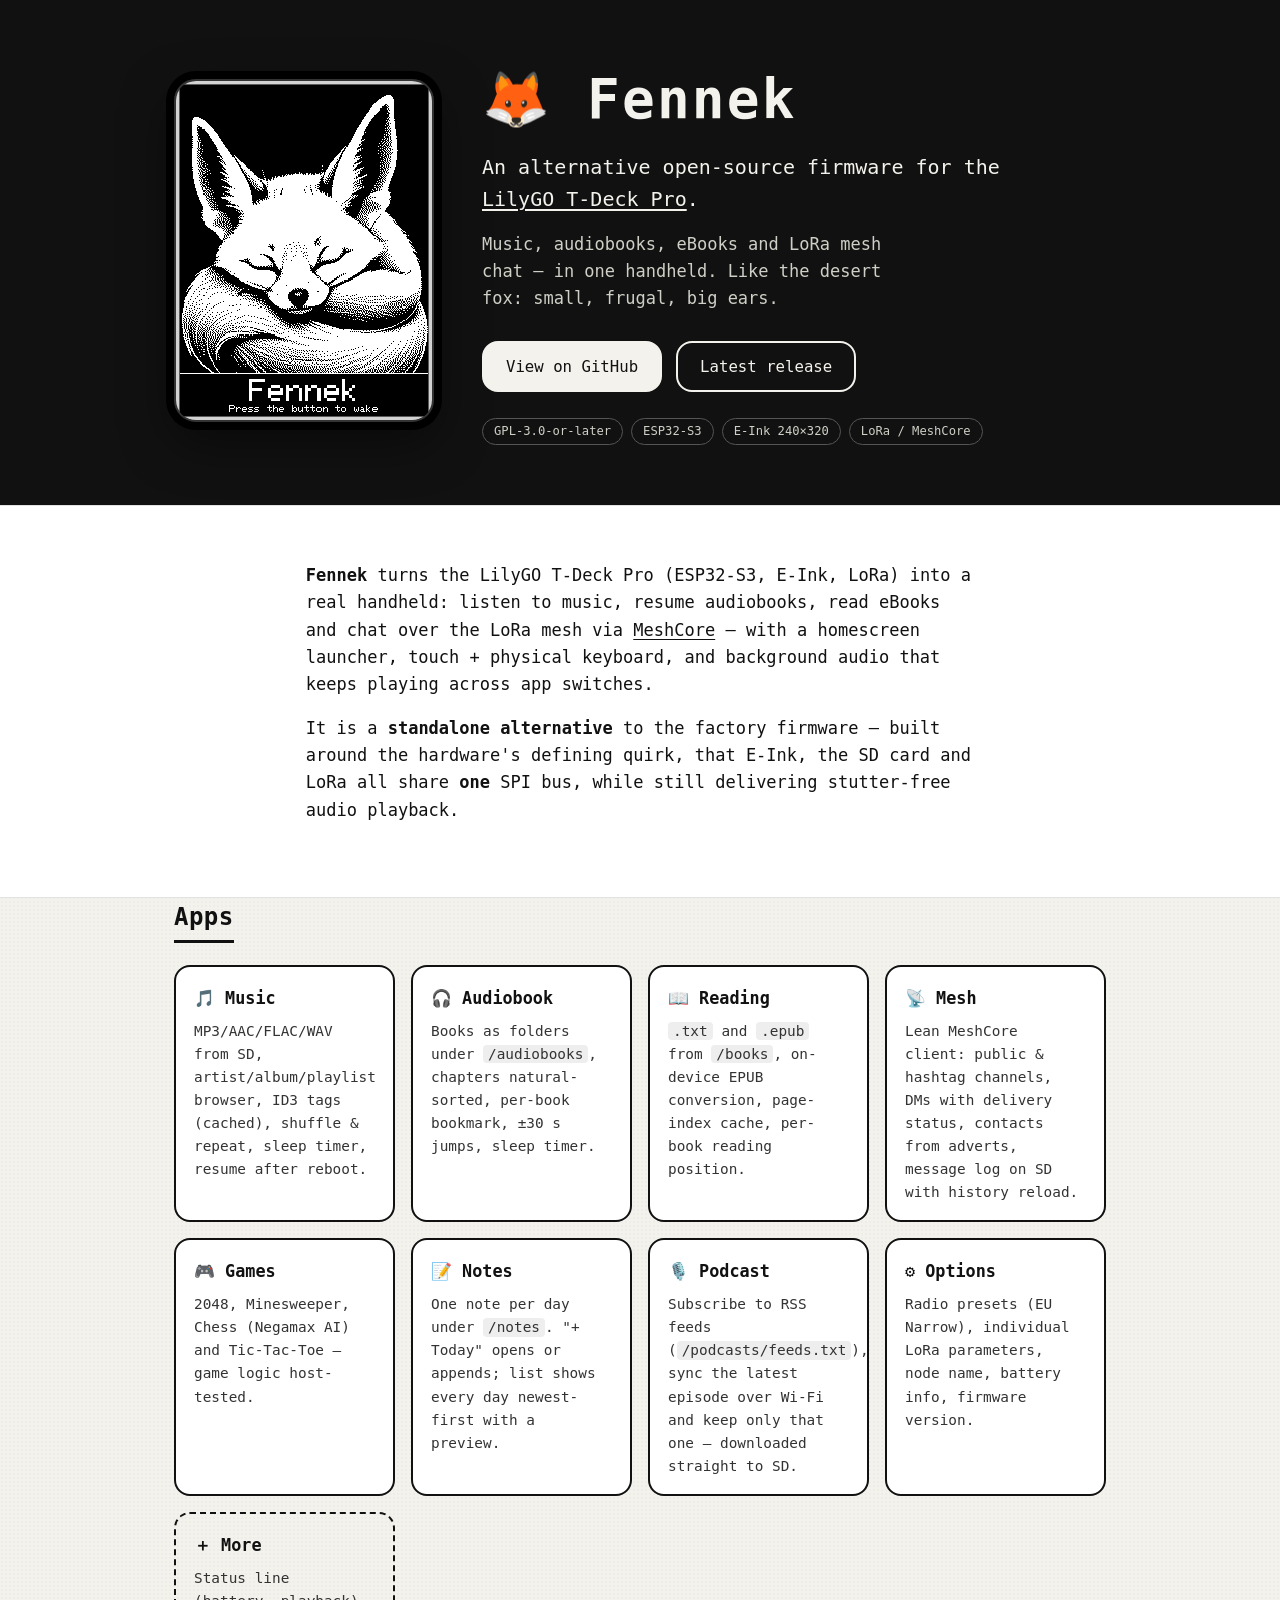
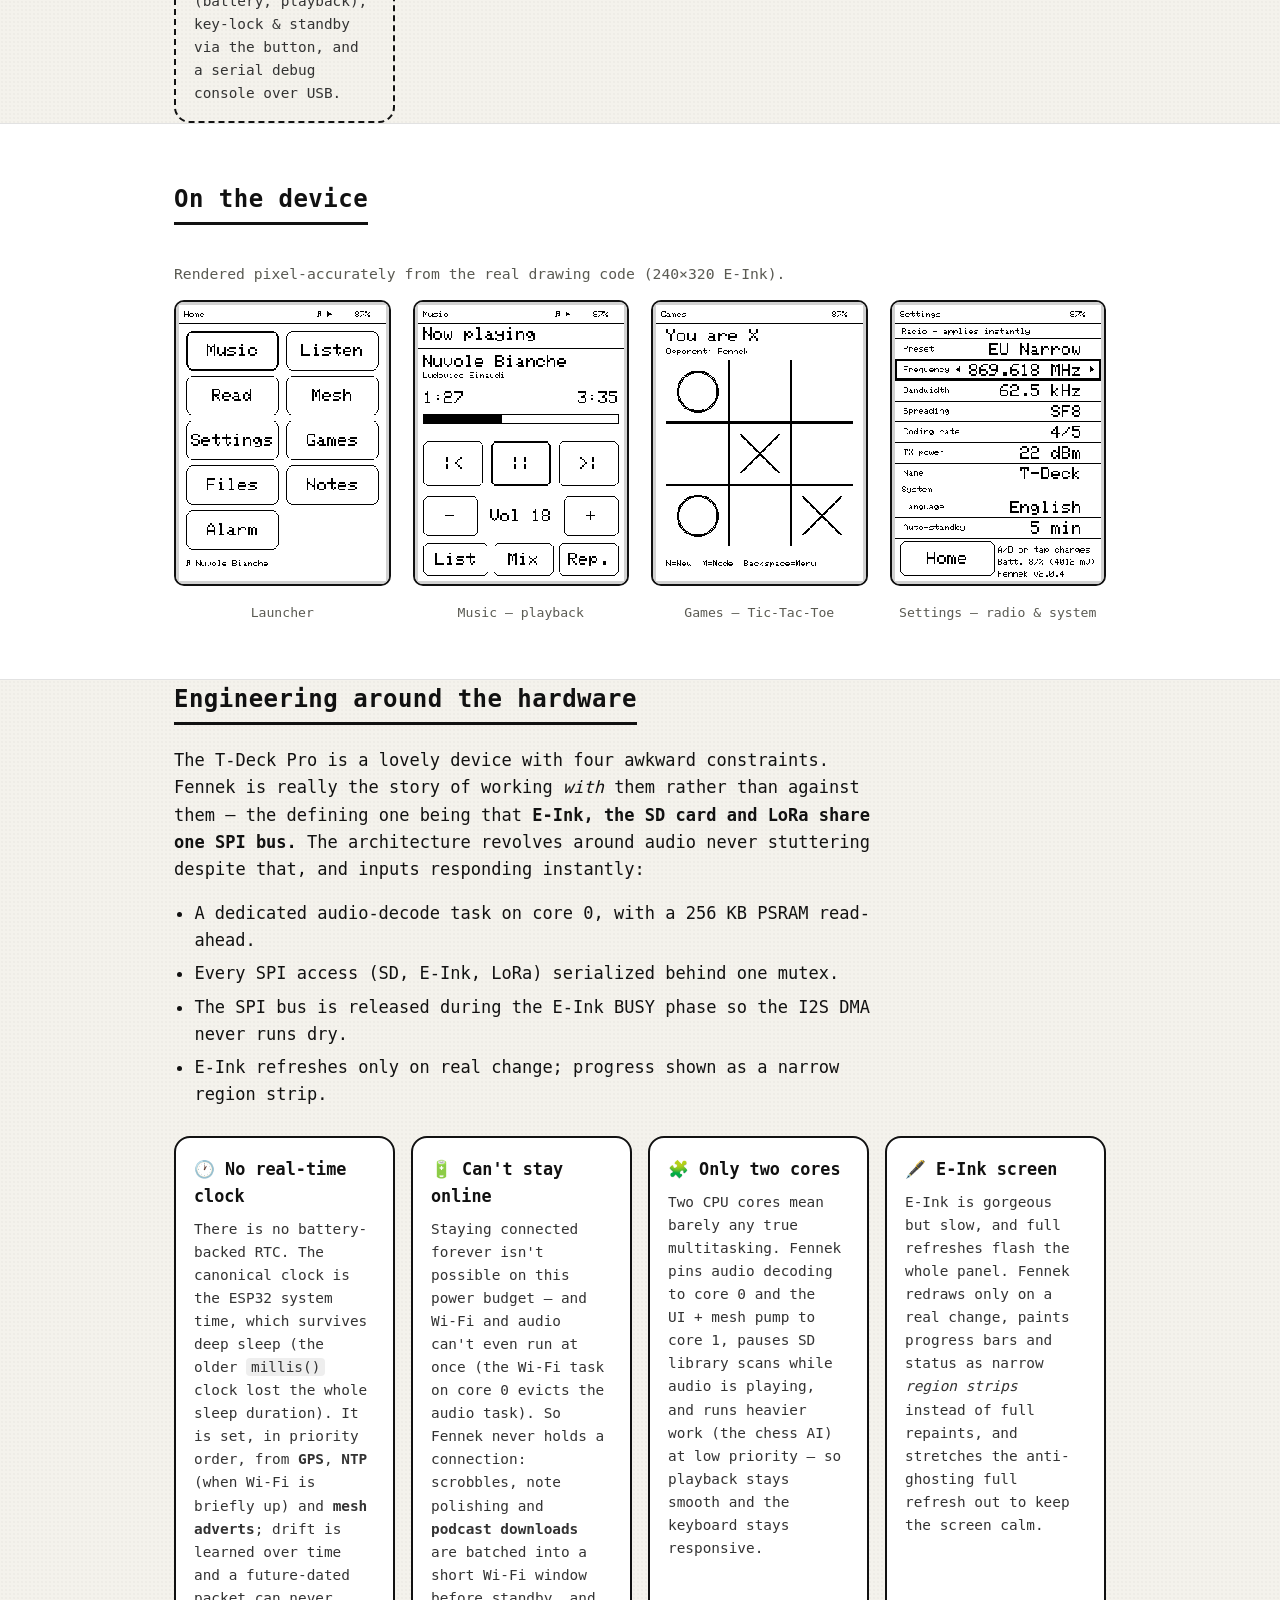
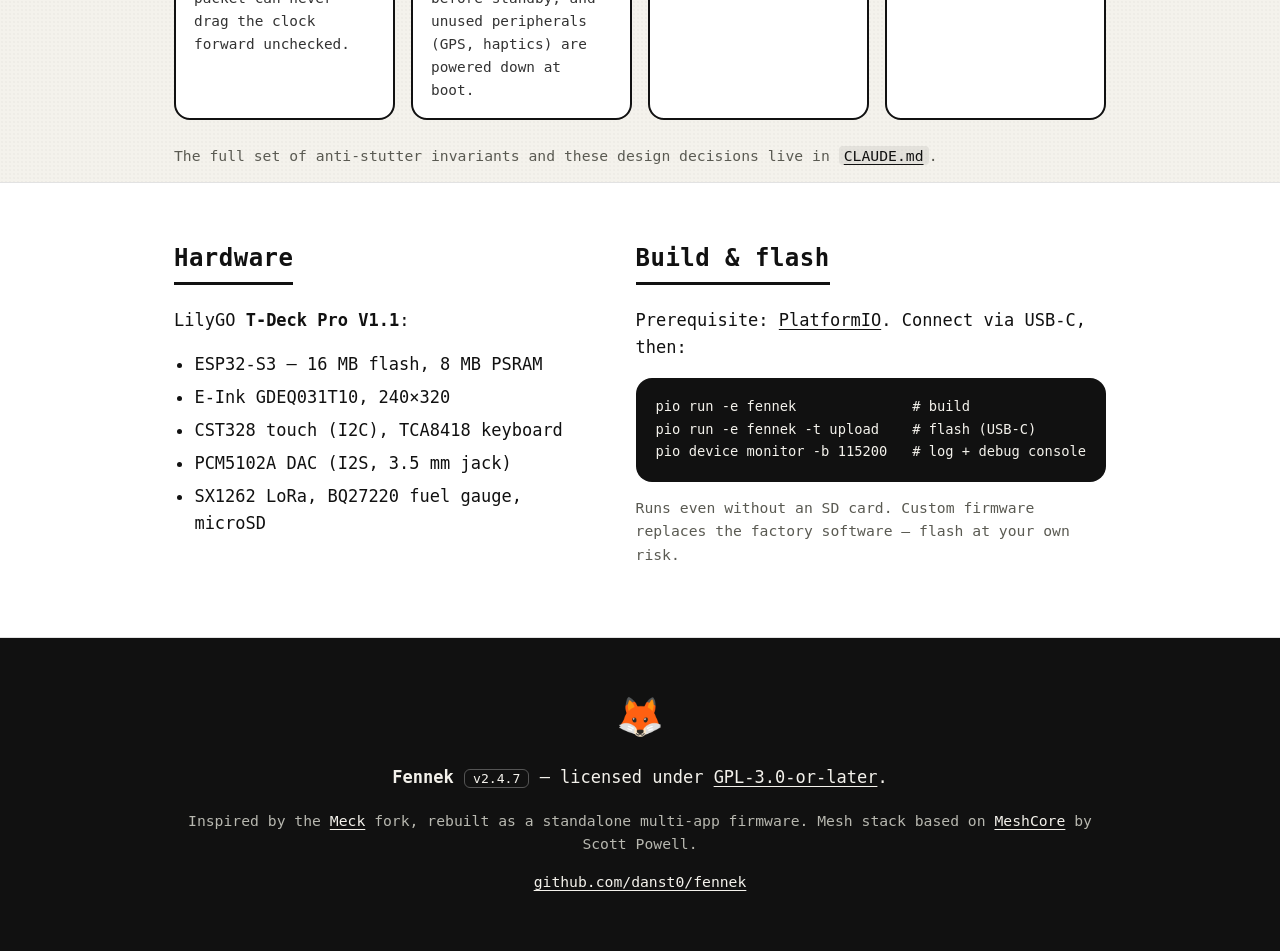
<file: web/index.html>
<!DOCTYPE html>
<html lang="en">
<head>
<meta charset="utf-8">
<meta name="viewport" content="width=device-width, initial-scale=1">
<title>Fennek — alternative open-source firmware for the LilyGO T-Deck Pro</title>
<meta name="description" content="Fennek turns the LilyGO T-Deck Pro into a real handheld: music, audiobooks, eBooks and LoRa mesh chat in one device. Open-source (GPL-3.0+), ESP32-S3, E-Ink.">
<meta name="author" content="Daniel Dumke">
<link rel="icon" href="data:image/svg+xml,<svg xmlns='http://www.w3.org/2000/svg' viewBox='0 0 100 100'><text y='.9em' font-size='90'>🦊</text></svg>">

<!-- Open Graph / social cards -->
<meta property="og:type" content="website">
<meta property="og:title" content="🦊 Fennek — alternative firmware for the LilyGO T-Deck Pro">
<meta property="og:description" content="Music, audiobooks, eBooks and LoRa mesh chat — in one handheld. Open-source, ESP32-S3, E-Ink.">
<meta property="og:image" content="https://fennek.dumke.me/assets/sleep.png">
<meta property="og:url" content="https://fennek.dumke.me/">
<meta name="twitter:card" content="summary_large_image">

<link rel="stylesheet" href="styles.css">
</head>
<body>

<!-- ===== Hero: the sleeping fennec ===== -->
<header class="hero">
  <div class="hero-inner">
    <figure class="hero-art">
      <img src="assets/sleep.png" alt="A sleeping fennec fox rendered on the T-Deck Pro E-Ink standby screen" width="492" height="654">
    </figure>
    <div class="hero-copy">
      <h1>🦊&nbsp;Fennek</h1>
      <p class="tagline">An alternative open-source firmware for the<br>
        <a href="https://www.lilygo.cc/products/t-deck-pro">LilyGO&nbsp;T-Deck&nbsp;Pro</a>.</p>
      <p class="lede">Music, audiobooks, eBooks and LoRa mesh chat&nbsp;— in one handheld.
        Like the desert fox: small, frugal, big&nbsp;ears.</p>
      <nav class="cta">
        <a class="btn btn-primary" href="https://github.com/danst0/fennek">View on GitHub</a>
        <a class="btn" href="https://github.com/danst0/fennek/releases/latest">Latest release</a>
      </nav>
      <p class="badges">
        <span class="chip">GPL-3.0-or-later</span>
        <span class="chip">ESP32-S3</span>
        <span class="chip">E-Ink 240×320</span>
        <span class="chip">LoRa&nbsp;/&nbsp;MeshCore</span>
      </p>
    </div>
  </div>
</header>

<main>

  <!-- ===== Intro ===== -->
  <section class="band">
    <div class="wrap prose">
      <p><strong>Fennek</strong> turns the LilyGO T-Deck Pro (ESP32-S3, E-Ink, LoRa)
      into a real handheld: listen to music, resume audiobooks, read eBooks and
      chat over the LoRa mesh via <a href="https://github.com/ripplebiz/MeshCore">MeshCore</a>
      — with a homescreen launcher, touch&nbsp;+ physical keyboard, and background
      audio that keeps playing across app switches.</p>
      <p>It is a <strong>standalone alternative</strong> to the factory firmware —
      built around the hardware's defining quirk, that E-Ink, the SD card and LoRa
      all share <strong>one</strong> SPI bus, while still delivering stutter-free
      audio playback.</p>
    </div>
  </section>

  <!-- ===== Apps ===== -->
  <section class="wrap" id="apps">
    <h2>Apps</h2>
    <div class="tiles">
      <article class="tile"><h3>🎵 Music</h3><p>MP3/AAC/FLAC/WAV from SD, artist/album/playlist browser, ID3 tags (cached), shuffle &amp; repeat, sleep timer, resume after reboot.</p></article>
      <article class="tile"><h3>🎧 Audiobook</h3><p>Books as folders under <code>/audiobooks</code>, chapters natural-sorted, per-book bookmark, ±30&nbsp;s jumps, sleep timer.</p></article>
      <article class="tile"><h3>📖 Reading</h3><p><code>.txt</code> and <code>.epub</code> from <code>/books</code>, on-device EPUB conversion, page-index cache, per-book reading position.</p></article>
      <article class="tile"><h3>📡 Mesh</h3><p>Lean MeshCore client: public &amp; hashtag channels, DMs with delivery status, contacts from adverts, message log on SD with history reload.</p></article>
      <article class="tile"><h3>🎮 Games</h3><p>2048, Minesweeper, Chess (Negamax AI) and Tic-Tac-Toe — game logic host-tested.</p></article>
      <article class="tile"><h3>📝 Notes</h3><p>One note per day under <code>/notes</code>. "+ Today" opens or appends; list shows every day newest-first with a preview.</p></article>
      <article class="tile"><h3>🎙️ Podcast</h3><p>Subscribe to RSS feeds (<code>/podcasts/feeds.txt</code>), sync the latest episode over Wi-Fi and keep only that one — downloaded straight to SD.</p></article>
      <article class="tile"><h3>⚙️ Options</h3><p>Radio presets (EU Narrow), individual LoRa parameters, node name, battery info, firmware version.</p></article>
      <article class="tile tile-muted"><h3>＋ More</h3><p>Status line (battery, playback), key-lock &amp; standby via the button, and a serial debug console over USB.</p></article>
    </div>
  </section>

  <!-- ===== Screenshots ===== -->
  <section class="band" id="screens">
    <div class="wrap">
      <h2>On the device</h2>
      <p class="sub">Rendered pixel-accurately from the real drawing code (240×320 E-Ink).</p>
      <div class="gallery">
        <figure><img src="assets/launcher.png" alt="Launcher app picker" loading="lazy"><figcaption>Launcher</figcaption></figure>
        <figure><img src="assets/music.png" alt="Music playback screen" loading="lazy"><figcaption>Music — playback</figcaption></figure>
        <figure><img src="assets/games-ttt.png" alt="Tic-Tac-Toe game" loading="lazy"><figcaption>Games — Tic-Tac-Toe</figcaption></figure>
        <figure><img src="assets/settings.png" alt="Settings screen" loading="lazy"><figcaption>Settings — radio &amp; system</figcaption></figure>
      </div>
    </div>
  </section>

  <!-- ===== Engineering ===== -->
  <section class="wrap" id="engineering">
    <h2>Engineering around the hardware</h2>
    <div class="prose quirk">
      <p>The T-Deck Pro is a lovely device with four awkward constraints. Fennek is
      really the story of working <em>with</em> them rather than against them — the
      defining one being that <strong>E-Ink, the SD card and LoRa share one SPI bus.</strong>
      The architecture revolves around audio never stuttering despite that, and
      inputs responding instantly:</p>
      <ul>
        <li>A dedicated audio-decode task on core&nbsp;0, with a 256&nbsp;KB PSRAM read-ahead.</li>
        <li>Every SPI access (SD, E-Ink, LoRa) serialized behind one mutex.</li>
        <li>The SPI bus is released during the E-Ink BUSY phase so the I2S DMA never runs dry.</li>
        <li>E-Ink refreshes only on real change; progress shown as a narrow region strip.</li>
      </ul>
    </div>

    <div class="tiles" style="margin-top:28px">
      <article class="tile">
        <h3>🕐 No real-time clock</h3>
        <p>There is no battery-backed RTC. The canonical clock is the ESP32 system
        time, which survives deep sleep (the older <code>millis()</code> clock lost
        the whole sleep duration). It is set, in priority order, from <strong>GPS</strong>,
        <strong>NTP</strong> (when Wi-Fi is briefly up) and <strong>mesh adverts</strong>;
        drift is learned over time and a future-dated packet can never drag the
        clock forward unchecked.</p>
      </article>
      <article class="tile">
        <h3>🔋 Can't stay online</h3>
        <p>Staying connected forever isn't possible on this power budget — and Wi-Fi
        and audio can't even run at once (the Wi-Fi task on core&nbsp;0 evicts the
        audio task). So Fennek never holds a connection: scrobbles, note polishing
        and <strong>podcast downloads</strong> are batched into a short Wi-Fi window
        before standby, and unused peripherals (GPS, haptics) are powered down at boot.</p>
      </article>
      <article class="tile">
        <h3>🧩 Only two cores</h3>
        <p>Two CPU cores mean barely any true multitasking. Fennek pins audio
        decoding to core&nbsp;0 and the UI&nbsp;+ mesh pump to core&nbsp;1, pauses SD
        library scans while audio is playing, and runs heavier work (the chess AI)
        at low priority — so playback stays smooth and the keyboard stays responsive.</p>
      </article>
      <article class="tile">
        <h3>🖋️ E-Ink screen</h3>
        <p>E-Ink is gorgeous but slow, and full refreshes flash the whole panel. Fennek
        redraws only on a real change, paints progress bars and status as narrow
        <em>region strips</em> instead of full repaints, and stretches the
        anti-ghosting full refresh out to keep the screen calm.</p>
      </article>
    </div>

    <p class="sub" style="margin-top:24px">The full set of anti-stutter invariants and
    these design decisions live in
    <a href="https://github.com/danst0/fennek/blob/main/CLAUDE.md"><code>CLAUDE.md</code></a>.</p>
  </section>

  <!-- ===== Hardware + Build ===== -->
  <section class="band" id="hardware">
    <div class="wrap two-col">
      <div class="prose">
        <h2>Hardware</h2>
        <p>LilyGO <strong>T-Deck Pro V1.1</strong>:</p>
        <ul>
          <li>ESP32-S3 — 16&nbsp;MB flash, 8&nbsp;MB PSRAM</li>
          <li>E-Ink GDEQ031T10, 240×320</li>
          <li>CST328 touch (I2C), TCA8418 keyboard</li>
          <li>PCM5102A DAC (I2S, 3.5&nbsp;mm jack)</li>
          <li>SX1262 LoRa, BQ27220 fuel gauge, microSD</li>
        </ul>
      </div>
      <div class="prose">
        <h2>Build &amp; flash</h2>
        <p>Prerequisite: <a href="https://platformio.org/">PlatformIO</a>. Connect via USB-C, then:</p>
<pre><code>pio run -e fennek              # build
pio run -e fennek -t upload    # flash (USB-C)
pio device monitor -b 115200   # log + debug console</code></pre>
        <p class="sub">Runs even without an SD card. Custom firmware replaces the
        factory software — flash at your own risk.</p>
      </div>
    </div>
  </section>

</main>

<!-- ===== Footer ===== -->
<footer>
  <div class="wrap">
    <p class="foot-fox">🦊</p>
    <p><strong>Fennek</strong> <span class="ver">v2.4.7</span> — licensed under
      <a href="https://github.com/danst0/fennek/blob/main/LICENSE">GPL-3.0-or-later</a>.</p>
    <p class="sub">Inspired by the <a href="https://github.com/pelgraine/Meck">Meck</a> fork,
      rebuilt as a standalone multi-app firmware. Mesh stack based on
      <a href="https://github.com/ripplebiz/MeshCore">MeshCore</a> by Scott Powell.</p>
    <p class="sub"><a href="https://github.com/danst0/fennek">github.com/danst0/fennek</a></p>
  </div>
</footer>

</body>
</html>
</file>
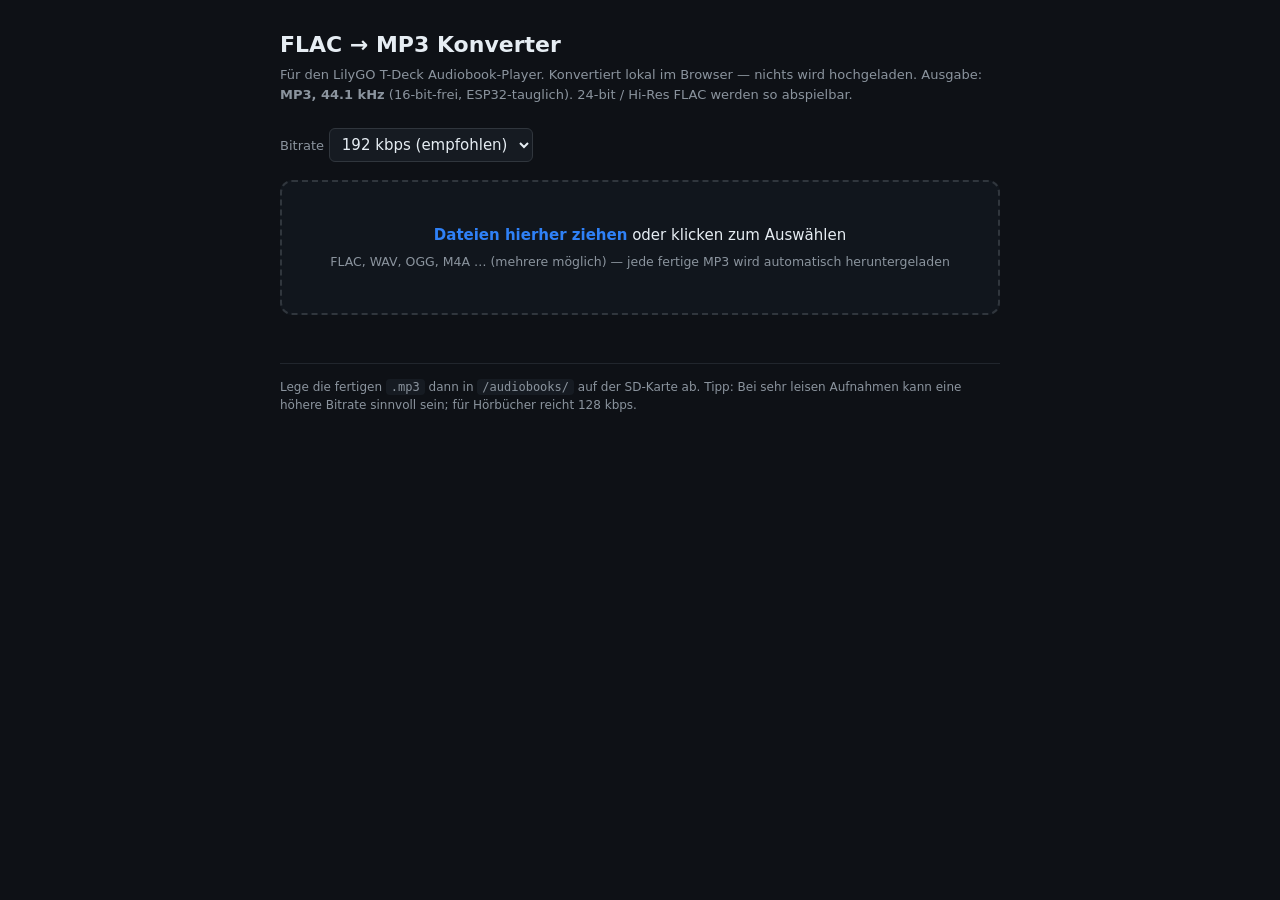
<file: tools/flac2mp3.html>
<!DOCTYPE html>
<html lang="de">
<head>
<meta charset="utf-8">
<meta name="viewport" content="width=device-width, initial-scale=1">
<title>FLAC → MP3 Konverter (T-Deck)</title>
<style>
  :root { color-scheme: dark; }
  * { box-sizing: border-box; }
  body { margin:0; font:15px/1.5 system-ui,Segoe UI,Roboto,sans-serif; background:#0e1116; color:#e6edf3; }
  .wrap { max-width:760px; margin:0 auto; padding:28px 20px 60px; }
  h1 { font-size:22px; margin:0 0 4px; }
  .sub { color:#8b949e; margin:0 0 24px; font-size:13px; }
  .controls { display:flex; gap:18px; align-items:center; flex-wrap:wrap; margin-bottom:18px; }
  label { color:#8b949e; font-size:13px; }
  select { background:#161b22; color:#e6edf3; border:1px solid #30363d; border-radius:6px; padding:6px 8px; font:inherit; }
  #drop { border:2px dashed #30363d; border-radius:12px; padding:42px 20px; text-align:center;
          cursor:pointer; transition:.15s; background:#11161d; }
  #drop:hover, #drop.hover { border-color:#2f81f7; background:#0d1b2e; }
  #drop b { color:#2f81f7; }
  #drop small { display:block; color:#8b949e; margin-top:6px; }
  #list { margin-top:22px; display:flex; flex-direction:column; gap:8px; }
  .row { background:#161b22; border:1px solid #30363d; border-radius:8px; padding:10px 12px;
         display:grid; grid-template-columns:1fr 120px auto; gap:10px; align-items:center; }
  .row.ok { border-color:#238636; } .row.err { border-color:#da3633; }
  .fn { font-size:13px; overflow:hidden; text-overflow:ellipsis; white-space:nowrap; }
  .bar { height:8px; background:#0e1116; border-radius:5px; overflow:hidden; }
  .bar span { display:block; height:100%; width:0; background:#2f81f7; transition:width .15s; }
  .row.ok .bar span { background:#238636; }
  .st { font-size:12px; color:#8b949e; text-align:right; min-width:0; }
  .row.err .st { color:#ff7b72; }
  .note { margin-top:26px; font-size:12px; color:#8b949e; border-top:1px solid #21262d; padding-top:14px; }
  .note code { background:#161b22; padding:1px 5px; border-radius:4px; }
</style>
</head>
<body>
<div class="wrap">
  <h1>FLAC → MP3 Konverter</h1>
  <p class="sub">Für den LilyGO T-Deck Audiobook-Player. Konvertiert lokal im Browser — nichts wird hochgeladen.
     Ausgabe: <b>MP3, 44.1&nbsp;kHz</b> (16-bit-frei, ESP32-tauglich). 24-bit / Hi-Res FLAC werden so abspielbar.</p>

  <div class="controls">
    <span>
      <label for="kbps">Bitrate</label>
      <select id="kbps">
        <option value="128">128 kbps (klein)</option>
        <option value="192" selected>192 kbps (empfohlen)</option>
        <option value="256">256 kbps</option>
        <option value="320">320 kbps (max)</option>
      </select>
    </span>
  </div>

  <div id="drop">
    <b>Dateien hierher ziehen</b> oder klicken zum Auswählen
    <small>FLAC, WAV, OGG, M4A … (mehrere möglich) — jede fertige MP3 wird automatisch heruntergeladen</small>
  </div>
  <input id="file" type="file" accept="audio/*,.flac,.ogg,.opus,.m4a,.wav,.aac" multiple hidden>

  <div id="list"></div>

  <div class="note">
    Lege die fertigen <code>.mp3</code> dann in <code>/audiobooks/</code> auf der SD-Karte ab.
    Tipp: Bei sehr leisen Aufnahmen kann eine höhere Bitrate sinnvoll sein; für Hörbücher reicht 128&nbsp;kbps.
  </div>
</div>

<!-- inlined lamejs (offline MP3 encoder, verbatim) -->
<script>
function lamejs(){function X(c){return new Int32Array(c)}function K(c){return new Float32Array(c)}function ca(c){if(1==c.length)return K(c[0]);var k=c[0];c=c.slice(1);for(var n=[],u=0;u<k;u++)n.push(ca(c));return n}function Ia(c){if(1==c.length)return X(c[0]);var k=c[0];c=c.slice(1);for(var n=[],u=0;u<k;u++)n.push(Ia(c));return n}function dc(c){if(1==c.length)return new Int16Array(c[0]);var k=c[0];c=c.slice(1);for(var n=[],u=0;u<k;u++)n.push(dc(c));return n}function Ob(c){if(1==c.length)return Array(c[0]);
var k=c[0];c=c.slice(1);for(var n=[],u=0;u<k;u++)n.push(Ob(c));return n}function ra(c){this.ordinal=c}function G(c){this.ordinal=c}function la(c){this.ordinal=function(){return c}}function mc(){this.getLameVersion=function(){return"3.98.4"};this.getLameShortVersion=function(){return"3.98.4"};this.getLameVeryShortVersion=function(){return"LAME3.98r"};this.getPsyVersion=function(){return"0.93"};this.getLameUrl=function(){return"http://www.mp3dev.org/"};this.getLameOsBitness=function(){return"32bits"}}
function Y(){function c(f,b,c,a,m,k){for(;0!=m--;)c[a]=1E-10+f[b+0]*k[0]-c[a-1]*k[1]+f[b-1]*k[2]-c[a-2]*k[3]+f[b-2]*k[4]-c[a-3]*k[5]+f[b-3]*k[6]-c[a-4]*k[7]+f[b-4]*k[8]-c[a-5]*k[9]+f[b-5]*k[10]-c[a-6]*k[11]+f[b-6]*k[12]-c[a-7]*k[13]+f[b-7]*k[14]-c[a-8]*k[15]+f[b-8]*k[16]-c[a-9]*k[17]+f[b-9]*k[18]-c[a-10]*k[19]+f[b-10]*k[20],++a,++b}function k(f,b,c,a,m,k){for(;0!=m--;)c[a]=f[b+0]*k[0]-c[a-1]*k[1]+f[b-1]*k[2]-c[a-2]*k[3]+f[b-2]*k[4],++a,++b}function n(f){return f*f}var V=Y.RMS_WINDOW_TIME_NUMERATOR,
E=Y.RMS_WINDOW_TIME_DENOMINATOR,B=[[.038575994352,-3.84664617118067,-.02160367184185,7.81501653005538,-.00123395316851,-11.34170355132042,-9.291677959E-5,13.05504219327545,-.01655260341619,-12.28759895145294,.02161526843274,9.4829380631979,-.02074045215285,-5.87257861775999,.00594298065125,2.75465861874613,.00306428023191,-.86984376593551,1.2025322027E-4,.13919314567432,.00288463683916],[.0541865640643,-3.47845948550071,-.02911007808948,6.36317777566148,-.00848709379851,-8.54751527471874,-.00851165645469,
9.4769360780128,-.00834990904936,-8.81498681370155,.02245293253339,6.85401540936998,-.02596338512915,-4.39470996079559,.01624864962975,2.19611684890774,-.00240879051584,-.75104302451432,.00674613682247,.13149317958808,-.00187763777362],[.15457299681924,-2.37898834973084,-.09331049056315,2.84868151156327,-.06247880153653,-2.64577170229825,.02163541888798,2.23697657451713,-.05588393329856,-1.67148153367602,.04781476674921,1.00595954808547,.00222312597743,-.45953458054983,.03174092540049,.16378164858596,
-.01390589421898,-.05032077717131,.00651420667831,.0234789740702,-.00881362733839],[.30296907319327,-1.61273165137247,-.22613988682123,1.0797749225997,-.08587323730772,-.2565625775407,.03282930172664,-.1627671912044,-.00915702933434,-.22638893773906,-.02364141202522,.39120800788284,-.00584456039913,-.22138138954925,.06276101321749,.04500235387352,-8.28086748E-6,.02005851806501,.00205861885564,.00302439095741,-.02950134983287],[.33642304856132,-1.49858979367799,-.2557224142557,.87350271418188,-.11828570177555,
.12205022308084,.11921148675203,-.80774944671438,-.07834489609479,.47854794562326,-.0046997791438,-.12453458140019,-.0058950022444,-.04067510197014,.05724228140351,.08333755284107,.00832043980773,-.04237348025746,-.0163538138454,.02977207319925,-.0176017656815],[.4491525660845,-.62820619233671,-.14351757464547,.29661783706366,-.22784394429749,-.372563729424,-.01419140100551,.00213767857124,.04078262797139,-.42029820170918,-.12398163381748,.22199650564824,.04097565135648,.00613424350682,.10478503600251,
.06747620744683,-.01863887810927,.05784820375801,-.03193428438915,.03222754072173,.00541907748707],[.56619470757641,-1.04800335126349,-.75464456939302,.29156311971249,.1624213774223,-.26806001042947,.16744243493672,.00819999645858,-.18901604199609,.45054734505008,.3093178284183,-.33032403314006,-.27562961986224,.0673936833311,.00647310677246,-.04784254229033,.08647503780351,.01639907836189,-.0378898455484,.01807364323573,-.00588215443421],[.58100494960553,-.51035327095184,-.53174909058578,-.31863563325245,
-.14289799034253,-.20256413484477,.17520704835522,.1472815413433,.02377945217615,.38952639978999,.15558449135573,-.23313271880868,-.25344790059353,-.05246019024463,.01628462406333,-.02505961724053,.06920467763959,.02442357316099,-.03721611395801,.01818801111503,-.00749618797172],[.53648789255105,-.2504987195602,-.42163034350696,-.43193942311114,-.00275953611929,-.03424681017675,.04267842219415,-.04678328784242,-.10214864179676,.26408300200955,.14590772289388,.15113130533216,-.02459864859345,-.17556493366449,
-.11202315195388,-.18823009262115,-.04060034127,.05477720428674,.0478866554818,.0470440968812,-.02217936801134]],w=[[.98621192462708,-1.97223372919527,-1.97242384925416,.97261396931306,.98621192462708],[.98500175787242,-1.96977855582618,-1.97000351574484,.9702284756635,.98500175787242],[.97938932735214,-1.95835380975398,-1.95877865470428,.95920349965459,.97938932735214],[.97531843204928,-1.95002759149878,-1.95063686409857,.95124613669835,.97531843204928],[.97316523498161,-1.94561023566527,-1.94633046996323,
.94705070426118,.97316523498161],[.96454515552826,-1.92783286977036,-1.92909031105652,.93034775234268,.96454515552826],[.96009142950541,-1.91858953033784,-1.92018285901082,.92177618768381,.96009142950541],[.95856916599601,-1.9154210807478,-1.91713833199203,.91885558323625,.95856916599601],[.94597685600279,-1.88903307939452,-1.89195371200558,.89487434461664,.94597685600279]];this.InitGainAnalysis=function(f,b){a:{for(var c=0;c<MAX_ORDER;c++)f.linprebuf[c]=f.lstepbuf[c]=f.loutbuf[c]=f.rinprebuf[c]=
f.rstepbuf[c]=f.routbuf[c]=0;switch(0|b){case 48E3:f.reqindex=0;break;case 44100:f.reqindex=1;break;case 32E3:f.reqindex=2;break;case 24E3:f.reqindex=3;break;case 22050:f.reqindex=4;break;case 16E3:f.reqindex=5;break;case 12E3:f.reqindex=6;break;case 11025:f.reqindex=7;break;case 8E3:f.reqindex=8;break;default:b=INIT_GAIN_ANALYSIS_ERROR;break a}f.sampleWindow=0|(b*V+E-1)/E;f.lsum=0;f.rsum=0;f.totsamp=0;na.ill(f.A,0);b=INIT_GAIN_ANALYSIS_OK}if(b!=INIT_GAIN_ANALYSIS_OK)return INIT_GAIN_ANALYSIS_ERROR;
f.linpre=MAX_ORDER;f.rinpre=MAX_ORDER;f.lstep=MAX_ORDER;f.rstep=MAX_ORDER;f.lout=MAX_ORDER;f.rout=MAX_ORDER;na.fill(f.B,0);return INIT_GAIN_ANALYSIS_OK};this.AnalyzeSamples=function(f,b,v,a,m,u,e){if(0==u)return GAIN_ANALYSIS_OK;var l=0;var d=u;switch(e){case 1:a=b;m=v;break;case 2:break;default:return GAIN_ANALYSIS_ERROR}u<MAX_ORDER?(T.arraycopy(b,v,f.linprebuf,MAX_ORDER,u),T.arraycopy(a,m,f.rinprebuf,MAX_ORDER,u)):(T.arraycopy(b,v,f.linprebuf,MAX_ORDER,MAX_ORDER),T.arraycopy(a,m,f.rinprebuf,MAX_ORDER,
MAX_ORDER));for(;0<d;){var g=d>f.sampleWindow-f.totsamp?f.sampleWindow-f.totsamp:d;if(l<MAX_ORDER){e=f.linpre+l;var q=f.linprebuf;var D=f.rinpre+l;var p=f.rinprebuf;g>MAX_ORDER-l&&(g=MAX_ORDER-l)}else e=v+l,q=b,D=m+l,p=a;c(q,e,f.lstepbuf,f.lstep+f.totsamp,g,B[f.reqindex]);c(p,D,f.rstepbuf,f.rstep+f.totsamp,g,B[f.reqindex]);k(f.lstepbuf,f.lstep+f.totsamp,f.loutbuf,f.lout+f.totsamp,g,w[f.reqindex]);k(f.rstepbuf,f.rstep+f.totsamp,f.routbuf,f.rout+f.totsamp,g,w[f.reqindex]);e=f.lout+f.totsamp;q=f.loutbuf;
D=f.rout+f.totsamp;p=f.routbuf;for(var r=g%8;0!=r--;)f.lsum+=n(q[e++]),f.rsum+=n(p[D++]);for(r=g/8;0!=r--;)f.lsum+=n(q[e+0])+n(q[e+1])+n(q[e+2])+n(q[e+3])+n(q[e+4])+n(q[e+5])+n(q[e+6])+n(q[e+7]),e+=8,f.rsum+=n(p[D+0])+n(p[D+1])+n(p[D+2])+n(p[D+3])+n(p[D+4])+n(p[D+5])+n(p[D+6])+n(p[D+7]),D+=8;d-=g;l+=g;f.totsamp+=g;f.totsamp==f.sampleWindow&&(e=10*Y.STEPS_per_dB*Math.log10((f.lsum+f.rsum)/f.totsamp*.5+1E-37),e=0>=e?0:0|e,e>=f.A.length&&(e=f.A.length-1),f.A[e]++,f.lsum=f.rsum=0,T.arraycopy(f.loutbuf,
f.totsamp,f.loutbuf,0,MAX_ORDER),T.arraycopy(f.routbuf,f.totsamp,f.routbuf,0,MAX_ORDER),T.arraycopy(f.lstepbuf,f.totsamp,f.lstepbuf,0,MAX_ORDER),T.arraycopy(f.rstepbuf,f.totsamp,f.rstepbuf,0,MAX_ORDER),f.totsamp=0);if(f.totsamp>f.sampleWindow)return GAIN_ANALYSIS_ERROR}u<MAX_ORDER?(T.arraycopy(f.linprebuf,u,f.linprebuf,0,MAX_ORDER-u),T.arraycopy(f.rinprebuf,u,f.rinprebuf,0,MAX_ORDER-u),T.arraycopy(b,v,f.linprebuf,MAX_ORDER-u,u),T.arraycopy(a,m,f.rinprebuf,MAX_ORDER-u,u)):(T.arraycopy(b,v+u-MAX_ORDER,
f.linprebuf,0,MAX_ORDER),T.arraycopy(a,m+u-MAX_ORDER,f.rinprebuf,0,MAX_ORDER));return GAIN_ANALYSIS_OK};this.GetTitleGain=function(f){var b=f.A;var c=f.A.length,a,m=0;for(a=0;a<c;a++)m+=b[a];if(0==m)b=GAIN_NOT_ENOUGH_SAMPLES;else{m=0|Math.ceil(m*(1-.95));for(a=c;0<a--&&!(0>=(m-=b[a])););b=64.82-a/Y.STEPS_per_dB}for(c=0;c<f.A.length;c++)f.B[c]+=f.A[c],f.A[c]=0;for(c=0;c<MAX_ORDER;c++)f.linprebuf[c]=f.lstepbuf[c]=f.loutbuf[c]=f.rinprebuf[c]=f.rstepbuf[c]=f.routbuf[c]=0;f.totsamp=0;f.lsum=f.rsum=0;return b}}
function wc(){function c(b,c,a,f,k,e,l,d,g,q,D,p,r,t,J){this.vbr_q=b;this.quant_comp=c;this.quant_comp_s=a;this.expY=f;this.st_lrm=k;this.st_s=e;this.masking_adj=l;this.masking_adj_short=d;this.ath_lower=g;this.ath_curve=q;this.ath_sensitivity=D;this.interch=p;this.safejoint=r;this.sfb21mod=t;this.msfix=J}function k(b,c,a,f,k,e,l,d,g,q,D,p,r,t){this.quant_comp=c;this.quant_comp_s=a;this.safejoint=f;this.nsmsfix=k;this.st_lrm=e;this.st_s=l;this.nsbass=d;this.scale=g;this.masking_adj=q;this.ath_lower=
D;this.ath_curve=p;this.interch=r;this.sfscale=t}function n(b,c,a){var f=b.VBR==G.vbr_rh?B:w,k=b.VBR_q_frac,e=f[c];f=f[c+1];e.st_lrm+=k*(f.st_lrm-e.st_lrm);e.st_s+=k*(f.st_s-e.st_s);e.masking_adj+=k*(f.masking_adj-e.masking_adj);e.masking_adj_short+=k*(f.masking_adj_short-e.masking_adj_short);e.ath_lower+=k*(f.ath_lower-e.ath_lower);e.ath_curve+=k*(f.ath_curve-e.ath_curve);e.ath_sensitivity+=k*(f.ath_sensitivity-e.ath_sensitivity);e.interch+=k*(f.interch-e.interch);e.msfix+=k*(f.msfix-e.msfix);f=
e.vbr_q;0>f&&(f=0);9<f&&(f=9);b.VBR_q=f;b.VBR_q_frac=0;0!=a?b.quant_comp=e.quant_comp:0<Math.abs(b.quant_comp- -1)||(b.quant_comp=e.quant_comp);0!=a?b.quant_comp_short=e.quant_comp_s:0<Math.abs(b.quant_comp_short- -1)||(b.quant_comp_short=e.quant_comp_s);0!=e.expY&&(b.experimentalY=0!=e.expY);0!=a?b.internal_flags.nsPsy.attackthre=e.st_lrm:0<Math.abs(b.internal_flags.nsPsy.attackthre- -1)||(b.internal_flags.nsPsy.attackthre=e.st_lrm);0!=a?b.internal_flags.nsPsy.attackthre_s=e.st_s:0<Math.abs(b.internal_flags.nsPsy.attackthre_s-
-1)||(b.internal_flags.nsPsy.attackthre_s=e.st_s);0!=a?b.maskingadjust=e.masking_adj:0<Math.abs(b.maskingadjust-0)||(b.maskingadjust=e.masking_adj);0!=a?b.maskingadjust_short=e.masking_adj_short:0<Math.abs(b.maskingadjust_short-0)||(b.maskingadjust_short=e.masking_adj_short);0!=a?b.ATHlower=-e.ath_lower/10:0<Math.abs(10*-b.ATHlower)||(b.ATHlower=-e.ath_lower/10);0!=a?b.ATHcurve=e.ath_curve:0<Math.abs(b.ATHcurve- -1)||(b.ATHcurve=e.ath_curve);0!=a?b.athaa_sensitivity=e.ath_sensitivity:0<Math.abs(b.athaa_sensitivity-
-1)||(b.athaa_sensitivity=e.ath_sensitivity);0<e.interch&&(0!=a?b.interChRatio=e.interch:0<Math.abs(b.interChRatio- -1)||(b.interChRatio=e.interch));0<e.safejoint&&(b.exp_nspsytune|=e.safejoint);0<e.sfb21mod&&(b.exp_nspsytune|=e.sfb21mod<<20);0!=a?b.msfix=e.msfix:0<Math.abs(b.msfix- -1)||(b.msfix=e.msfix);0==a&&(b.VBR_q=c,b.VBR_q_frac=k)}function V(b,c,a){var m=E.nearestBitrateFullIndex(c);b.VBR=G.vbr_abr;b.VBR_mean_bitrate_kbps=c;b.VBR_mean_bitrate_kbps=Math.min(b.VBR_mean_bitrate_kbps,320);b.VBR_mean_bitrate_kbps=
Math.max(b.VBR_mean_bitrate_kbps,8);b.brate=b.VBR_mean_bitrate_kbps;320<b.VBR_mean_bitrate_kbps&&(b.disable_reservoir=!0);0<f[m].safejoint&&(b.exp_nspsytune|=2);0<f[m].sfscale&&(b.internal_flags.noise_shaping=2);if(0<Math.abs(f[m].nsbass)){var k=int(4*f[m].nsbass);0>k&&(k+=64);b.exp_nspsytune|=k<<2}0!=a?b.quant_comp=f[m].quant_comp:0<Math.abs(b.quant_comp- -1)||(b.quant_comp=f[m].quant_comp);0!=a?b.quant_comp_short=f[m].quant_comp_s:0<Math.abs(b.quant_comp_short- -1)||(b.quant_comp_short=f[m].quant_comp_s);
0!=a?b.msfix=f[m].nsmsfix:0<Math.abs(b.msfix- -1)||(b.msfix=f[m].nsmsfix);0!=a?b.internal_flags.nsPsy.attackthre=f[m].st_lrm:0<Math.abs(b.internal_flags.nsPsy.attackthre- -1)||(b.internal_flags.nsPsy.attackthre=f[m].st_lrm);0!=a?b.internal_flags.nsPsy.attackthre_s=f[m].st_s:0<Math.abs(b.internal_flags.nsPsy.attackthre_s- -1)||(b.internal_flags.nsPsy.attackthre_s=f[m].st_s);0!=a?b.scale=f[m].scale:0<Math.abs(b.scale- -1)||(b.scale=f[m].scale);0!=a?b.maskingadjust=f[m].masking_adj:0<Math.abs(b.maskingadjust-
0)||(b.maskingadjust=f[m].masking_adj);0<f[m].masking_adj?0!=a?b.maskingadjust_short=.9*f[m].masking_adj:0<Math.abs(b.maskingadjust_short-0)||(b.maskingadjust_short=.9*f[m].masking_adj):0!=a?b.maskingadjust_short=1.1*f[m].masking_adj:0<Math.abs(b.maskingadjust_short-0)||(b.maskingadjust_short=1.1*f[m].masking_adj);0!=a?b.ATHlower=-f[m].ath_lower/10:0<Math.abs(10*-b.ATHlower)||(b.ATHlower=-f[m].ath_lower/10);0!=a?b.ATHcurve=f[m].ath_curve:0<Math.abs(b.ATHcurve- -1)||(b.ATHcurve=f[m].ath_curve);0!=
a?b.interChRatio=f[m].interch:0<Math.abs(b.interChRatio- -1)||(b.interChRatio=f[m].interch);return c}var E;this.setModules=function(b){E=b};var B=[new c(0,9,9,0,5.2,125,-4.2,-6.3,4.8,1,0,0,2,21,.97),new c(1,9,9,0,5.3,125,-3.6,-5.6,4.5,1.5,0,0,2,21,1.35),new c(2,9,9,0,5.6,125,-2.2,-3.5,2.8,2,0,0,2,21,1.49),new c(3,9,9,1,5.8,130,-1.8,-2.8,2.6,3,-4,0,2,20,1.64),new c(4,9,9,1,6,135,-.7,-1.1,1.1,3.5,-8,0,2,0,1.79),new c(5,9,9,1,6.4,140,.5,.4,-7.5,4,-12,2E-4,0,0,1.95),new c(6,9,9,1,6.6,145,.67,.65,-14.7,
6.5,-19,4E-4,0,0,2.3),new c(7,9,9,1,6.6,145,.8,.75,-19.7,8,-22,6E-4,0,0,2.7),new c(8,9,9,1,6.6,145,1.2,1.15,-27.5,10,-23,7E-4,0,0,0),new c(9,9,9,1,6.6,145,1.6,1.6,-36,11,-25,8E-4,0,0,0),new c(10,9,9,1,6.6,145,2,2,-36,12,-25,8E-4,0,0,0)],w=[new c(0,9,9,0,4.2,25,-7,-4,7.5,1,0,0,2,26,.97),new c(1,9,9,0,4.2,25,-5.6,-3.6,4.5,1.5,0,0,2,21,1.35),new c(2,9,9,0,4.2,25,-4.4,-1.8,2,2,0,0,2,18,1.49),new c(3,9,9,1,4.2,25,-3.4,-1.25,1.1,3,-4,0,2,15,1.64),new c(4,9,9,1,4.2,25,-2.2,.1,0,3.5,-8,0,2,0,1.79),new c(5,
9,9,1,4.2,25,-1,1.65,-7.7,4,-12,2E-4,0,0,1.95),new c(6,9,9,1,4.2,25,-0,2.47,-7.7,6.5,-19,4E-4,0,0,2),new c(7,9,9,1,4.2,25,.5,2,-14.5,8,-22,6E-4,0,0,2),new c(8,9,9,1,4.2,25,1,2.4,-22,10,-23,7E-4,0,0,2),new c(9,9,9,1,4.2,25,1.5,2.95,-30,11,-25,8E-4,0,0,2),new c(10,9,9,1,4.2,25,2,2.95,-36,12,-30,8E-4,0,0,2)],f=[new k(8,9,9,0,0,6.6,145,0,.95,0,-30,11,.0012,1),new k(16,9,9,0,0,6.6,145,0,.95,0,-25,11,.001,1),new k(24,9,9,0,0,6.6,145,0,.95,0,-20,11,.001,1),new k(32,9,9,0,0,6.6,145,0,.95,0,-15,11,.001,1),
new k(40,9,9,0,0,6.6,145,0,.95,0,-10,11,9E-4,1),new k(48,9,9,0,0,6.6,145,0,.95,0,-10,11,9E-4,1),new k(56,9,9,0,0,6.6,145,0,.95,0,-6,11,8E-4,1),new k(64,9,9,0,0,6.6,145,0,.95,0,-2,11,8E-4,1),new k(80,9,9,0,0,6.6,145,0,.95,0,0,8,7E-4,1),new k(96,9,9,0,2.5,6.6,145,0,.95,0,1,5.5,6E-4,1),new k(112,9,9,0,2.25,6.6,145,0,.95,0,2,4.5,5E-4,1),new k(128,9,9,0,1.95,6.4,140,0,.95,0,3,4,2E-4,1),new k(160,9,9,1,1.79,6,135,0,.95,-2,5,3.5,0,1),new k(192,9,9,1,1.49,5.6,125,0,.97,-4,7,3,0,0),new k(224,9,9,1,1.25,5.2,
125,0,.98,-6,9,2,0,0),new k(256,9,9,1,.97,5.2,125,0,1,-8,10,1,0,0),new k(320,9,9,1,.9,5.2,125,0,1,-10,12,0,0,0)];this.apply_preset=function(b,c,a){switch(c){case W.R3MIX:c=W.V3;b.VBR=G.vbr_mtrh;break;case W.MEDIUM:c=W.V4;b.VBR=G.vbr_rh;break;case W.MEDIUM_FAST:c=W.V4;b.VBR=G.vbr_mtrh;break;case W.STANDARD:c=W.V2;b.VBR=G.vbr_rh;break;case W.STANDARD_FAST:c=W.V2;b.VBR=G.vbr_mtrh;break;case W.EXTREME:c=W.V0;b.VBR=G.vbr_rh;break;case W.EXTREME_FAST:c=W.V0;b.VBR=G.vbr_mtrh;break;case W.INSANE:return c=
320,b.preset=c,V(b,c,a),b.VBR=G.vbr_off,c}b.preset=c;switch(c){case W.V9:return n(b,9,a),c;case W.V8:return n(b,8,a),c;case W.V7:return n(b,7,a),c;case W.V6:return n(b,6,a),c;case W.V5:return n(b,5,a),c;case W.V4:return n(b,4,a),c;case W.V3:return n(b,3,a),c;case W.V2:return n(b,2,a),c;case W.V1:return n(b,1,a),c;case W.V0:return n(b,0,a),c}if(8<=c&&320>=c)return V(b,c,a);b.preset=0;return c}}function qb(){function u(a){this.bits=0|a}function k(a,d,p,b,e,c){d=.5946/d;for(a>>=1;0!=a--;)e[c++]=d>p[b++]?
0:1,e[c++]=d>p[b++]?0:1}function n(a,d,b,e,c,l){a>>=1;var h=a%2;for(a>>=1;0!=a--;){var p=b[e++]*d;var r=b[e++]*d;var t=0|p;var f=b[e++]*d;var g=0|r;var J=b[e++]*d;var D=0|f;p+=B.adj43[t];t=0|J;r+=B.adj43[g];c[l++]=0|p;f+=B.adj43[D];c[l++]=0|r;J+=B.adj43[t];c[l++]=0|f;c[l++]=0|J}0!=h&&(p=b[e++]*d,r=b[e++]*d,p+=B.adj43[0|p],r+=B.adj43[0|r],c[l++]=0|p,c[l++]=0|r)}function V(a,d,b,e){var p,c=d,h=p=0;do{var r=a[c++],l=a[c++];p<r&&(p=r);h<l&&(h=l)}while(c<b);p<h&&(p=h);switch(p){case 0:return p;case 1:c=
d;d=0;p=w.ht[1].hlen;do h=2*a[c+0]+a[c+1],c+=2,d+=p[h];while(c<b);e.bits+=d;return 1;case 2:case 3:c=d;d=f[p-1];p=0;h=w.ht[d].xlen;r=2==d?w.table23:w.table56;do l=a[c+0]*h+a[c+1],c+=2,p+=r[l];while(c<b);a=p&65535;p>>=16;p>a&&(p=a,d++);e.bits+=p;return d;case 4:case 5:case 6:case 7:case 8:case 9:case 10:case 11:case 12:case 13:case 14:case 15:c=d;d=f[p-1];r=h=p=0;l=w.ht[d].xlen;var g=w.ht[d].hlen,D=w.ht[d+1].hlen,q=w.ht[d+2].hlen;do{var m=a[c+0]*l+a[c+1];c+=2;p+=g[m];h+=D[m];r+=q[m]}while(c<b);a=d;
p>h&&(p=h,a++);p>r&&(p=r,a=d+2);e.bits+=p;return a;default:if(p>ia.IXMAX_VAL)return e.bits=ia.LARGE_BITS,-1;p-=15;for(c=24;32>c&&!(w.ht[c].linmax>=p);c++);for(h=c-8;24>h&&!(w.ht[h].linmax>=p);h++);p=h;r=65536*w.ht[p].xlen+w.ht[c].xlen;h=0;do l=a[d++],g=a[d++],0!=l&&(14<l&&(l=15,h+=r),l*=16),0!=g&&(14<g&&(g=15,h+=r),l+=g),h+=w.largetbl[l];while(d<b);a=h&65535;h>>=16;h>a&&(h=a,p=c);e.bits+=h;return p}}function E(a,d,p,b,e,l,h,g){for(var r=d.big_values,f=2;f<c.SBMAX_l+1;f++){var x=a.scalefac_band.l[f];
if(x>=r)break;var t=e[f-2]+d.count1bits;if(p.part2_3_length<=t)break;t=new u(t);x=V(b,x,r,t);t=t.bits;p.part2_3_length<=t||(p.assign(d),p.part2_3_length=t,p.region0_count=l[f-2],p.region1_count=f-2-l[f-2],p.table_select[0]=h[f-2],p.table_select[1]=g[f-2],p.table_select[2]=x)}}var B=null;this.qupvt=null;this.setModules=function(a){B=this.qupvt=a};var ha=[[0,0],[0,0],[0,0],[0,0],[0,0],[0,1],[1,1],[1,1],[1,2],[2,2],[2,3],[2,3],[3,4],[3,4],[3,4],[4,5],[4,5],[4,6],[5,6],[5,6],[5,7],[6,7],[6,7]],f=[1,2,
5,7,7,10,10,13,13,13,13,13,13,13,13];this.noquant_count_bits=function(a,d,p){var b=d.l3_enc,e=Math.min(576,d.max_nonzero_coeff+2>>1<<1);null!=p&&(p.sfb_count1=0);for(;1<e&&0==(b[e-1]|b[e-2]);e-=2);d.count1=e;for(var l=0,h=0;3<e&&!(1<((b[e-1]|b[e-2]|b[e-3]|b[e-4])&2147483647));e-=4){var f=2*(2*(2*b[e-4]+b[e-3])+b[e-2])+b[e-1];l+=w.t32l[f];h+=w.t33l[f]}f=l;d.count1table_select=0;l>h&&(f=h,d.count1table_select=1);d.count1bits=f;d.big_values=e;if(0==e)return f;d.block_type==c.SHORT_TYPE?(l=3*a.scalefac_band.s[3],
l>d.big_values&&(l=d.big_values),h=d.big_values):d.block_type==c.NORM_TYPE?(l=d.region0_count=a.bv_scf[e-2],h=d.region1_count=a.bv_scf[e-1],h=a.scalefac_band.l[l+h+2],l=a.scalefac_band.l[l+1],h<e&&(f=new u(f),d.table_select[2]=V(b,h,e,f),f=f.bits)):(d.region0_count=7,d.region1_count=c.SBMAX_l-1-7-1,l=a.scalefac_band.l[8],h=e,l>h&&(l=h));l=Math.min(l,e);h=Math.min(h,e);0<l&&(f=new u(f),d.table_select[0]=V(b,0,l,f),f=f.bits);l<h&&(f=new u(f),d.table_select[1]=V(b,l,h,f),f=f.bits);2==a.use_best_huffman&&
(d.part2_3_length=f,best_huffman_divide(a,d),f=d.part2_3_length);if(null!=p&&d.block_type==c.NORM_TYPE){for(b=0;a.scalefac_band.l[b]<d.big_values;)b++;p.sfb_count1=b}return f};this.count_bits=function(a,d,e,b){var p=e.l3_enc,l=ia.IXMAX_VAL/B.IPOW20(e.global_gain);if(e.xrpow_max>l)return ia.LARGE_BITS;l=B.IPOW20(e.global_gain);var h,f=0,g=0,r=0,D=0,m=0,q=p,v=0,C=d,I=0;var Q=null!=b&&e.global_gain==b.global_gain;var S=e.block_type==c.SHORT_TYPE?38:21;for(h=0;h<=S;h++){var u=-1;if(Q||e.block_type==c.NORM_TYPE)u=
e.global_gain-(e.scalefac[h]+(0!=e.preflag?B.pretab[h]:0)<<e.scalefac_scale+1)-8*e.subblock_gain[e.window[h]];if(Q&&b.step[h]==u)0!=g&&(n(g,l,C,I,q,v),g=0),0!=r&&(k(r,l,C,I,q,v),r=0);else{var Z=e.width[h];f+e.width[h]>e.max_nonzero_coeff&&(h=e.max_nonzero_coeff-f+1,na.fill(p,e.max_nonzero_coeff,576,0),Z=h,0>Z&&(Z=0),h=S+1);0==g&&0==r&&(q=p,v=m,C=d,I=D);null!=b&&0<b.sfb_count1&&h>=b.sfb_count1&&0<b.step[h]&&u>=b.step[h]?(0!=g&&(n(g,l,C,I,q,v),g=0,q=p,v=m,C=d,I=D),r+=Z):(0!=r&&(k(r,l,C,I,q,v),r=0,q=
p,v=m,C=d,I=D),g+=Z);if(0>=Z){0!=r&&(k(r,l,C,I,q,v),r=0);0!=g&&(n(g,l,C,I,q,v),g=0);break}}h<=S&&(m+=e.width[h],D+=e.width[h],f+=e.width[h])}0!=g&&n(g,l,C,I,q,v);0!=r&&k(r,l,C,I,q,v);if(0!=(a.substep_shaping&2))for(l=0,S=.634521682242439/B.IPOW20(e.global_gain+e.scalefac_scale),f=0;f<e.sfbmax;f++)if(Q=e.width[f],0==a.pseudohalf[f])l+=Q;else for(g=l,l+=Q;g<l;++g)p[g]=d[g]>=S?p[g]:0;return this.noquant_count_bits(a,e,b)};this.best_huffman_divide=function(a,d){var e=new rb,b=d.l3_enc,l=X(23),f=X(23),
h=X(23),g=X(23);if(d.block_type!=c.SHORT_TYPE||1!=a.mode_gr){e.assign(d);if(d.block_type==c.NORM_TYPE){for(var y=d.big_values,m=0;22>=m;m++)l[m]=ia.LARGE_BITS;for(m=0;16>m;m++){var D=a.scalefac_band.l[m+1];if(D>=y)break;var q=0,k=new u(q),v=V(b,0,D,k);q=k.bits;for(var C=0;8>C;C++){var I=a.scalefac_band.l[m+C+2];if(I>=y)break;k=q;k=new u(k);I=V(b,D,I,k);k=k.bits;l[m+C]>k&&(l[m+C]=k,f[m+C]=m,h[m+C]=v,g[m+C]=I)}}E(a,e,d,b,l,f,h,g)}y=e.big_values;if(!(0==y||1<(b[y-2]|b[y-1])||(y=d.count1+2,576<y))){e.assign(d);
e.count1=y;for(D=m=0;y>e.big_values;y-=4)q=2*(2*(2*b[y-4]+b[y-3])+b[y-2])+b[y-1],m+=w.t32l[q],D+=w.t33l[q];e.big_values=y;e.count1table_select=0;m>D&&(m=D,e.count1table_select=1);e.count1bits=m;e.block_type==c.NORM_TYPE?E(a,e,d,b,l,f,h,g):(e.part2_3_length=m,m=a.scalefac_band.l[8],m>y&&(m=y),0<m&&(a=new u(e.part2_3_length),e.table_select[0]=V(b,0,m,a),e.part2_3_length=a.bits),y>m&&(a=new u(e.part2_3_length),e.table_select[1]=V(b,m,y,a),e.part2_3_length=a.bits),d.part2_3_length>e.part2_3_length&&d.assign(e))}}};
var b=[1,1,1,1,8,2,2,2,4,4,4,8,8,8,16,16],v=[1,2,4,8,1,2,4,8,2,4,8,2,4,8,4,8],a=[0,0,0,0,3,1,1,1,2,2,2,3,3,3,4,4],m=[0,1,2,3,0,1,2,3,1,2,3,1,2,3,2,3];qb.slen1_tab=a;qb.slen2_tab=m;this.best_scalefac_store=function(d,e,p,l){var f=l.tt[e][p],g,h,r=0;for(g=h=0;g<f.sfbmax;g++){var y=f.width[g];h+=y;for(y=-y;0>y&&0==f.l3_enc[y+h];y++);0==y&&(f.scalefac[g]=r=-2)}if(0==f.scalefac_scale&&0==f.preflag){for(g=h=0;g<f.sfbmax;g++)0<f.scalefac[g]&&(h|=f.scalefac[g]);if(0==(h&1)&&0!=h){for(g=0;g<f.sfbmax;g++)0<
f.scalefac[g]&&(f.scalefac[g]>>=1);f.scalefac_scale=r=1}}if(0==f.preflag&&f.block_type!=c.SHORT_TYPE&&2==d.mode_gr){for(g=11;g<c.SBPSY_l&&!(f.scalefac[g]<B.pretab[g]&&-2!=f.scalefac[g]);g++);if(g==c.SBPSY_l){for(g=11;g<c.SBPSY_l;g++)0<f.scalefac[g]&&(f.scalefac[g]-=B.pretab[g]);f.preflag=r=1}}for(g=0;4>g;g++)l.scfsi[p][g]=0;if(2==d.mode_gr&&1==e&&l.tt[0][p].block_type!=c.SHORT_TYPE&&l.tt[1][p].block_type!=c.SHORT_TYPE){e=l.tt[1][p];h=l.tt[0][p];for(r=0;r<w.scfsi_band.length-1;r++){for(g=w.scfsi_band[r];g<
w.scfsi_band[r+1]&&!(h.scalefac[g]!=e.scalefac[g]&&0<=e.scalefac[g]);g++);if(g==w.scfsi_band[r+1]){for(g=w.scfsi_band[r];g<w.scfsi_band[r+1];g++)e.scalefac[g]=-1;l.scfsi[p][r]=1}}for(g=l=p=0;11>g;g++)-1!=e.scalefac[g]&&(l++,p<e.scalefac[g]&&(p=e.scalefac[g]));for(y=h=0;g<c.SBPSY_l;g++)-1!=e.scalefac[g]&&(y++,h<e.scalefac[g]&&(h=e.scalefac[g]));for(r=0;16>r;r++)p<b[r]&&h<v[r]&&(g=a[r]*l+m[r]*y,e.part2_length>g&&(e.part2_length=g,e.scalefac_compress=r));r=0}for(g=0;g<f.sfbmax;g++)-2==f.scalefac[g]&&
(f.scalefac[g]=0);0!=r&&(2==d.mode_gr?this.scale_bitcount(f):this.scale_bitcount_lsf(d,f))};var z=[0,18,36,54,54,36,54,72,54,72,90,72,90,108,108,126],e=[0,18,36,54,51,35,53,71,52,70,88,69,87,105,104,122],l=[0,10,20,30,33,21,31,41,32,42,52,43,53,63,64,74];this.scale_bitcount=function(a){var d,g=0,f=0,t=a.scalefac;if(a.block_type==c.SHORT_TYPE){var m=z;0!=a.mixed_block_flag&&(m=e)}else if(m=l,0==a.preflag){for(d=11;d<c.SBPSY_l&&!(t[d]<B.pretab[d]);d++);if(d==c.SBPSY_l)for(a.preflag=1,d=11;d<c.SBPSY_l;d++)t[d]-=
B.pretab[d]}for(d=0;d<a.sfbdivide;d++)g<t[d]&&(g=t[d]);for(;d<a.sfbmax;d++)f<t[d]&&(f=t[d]);a.part2_length=ia.LARGE_BITS;for(d=0;16>d;d++)g<b[d]&&f<v[d]&&a.part2_length>m[d]&&(a.part2_length=m[d],a.scalefac_compress=d);return a.part2_length==ia.LARGE_BITS};var d=[[15,15,7,7],[15,15,7,0],[7,3,0,0],[15,31,31,0],[7,7,7,0],[3,3,0,0]];this.scale_bitcount_lsf=function(a,e){var b,f,l,m,h=X(4),x=e.scalefac;a=0!=e.preflag?2:0;for(l=0;4>l;l++)h[l]=0;if(e.block_type==c.SHORT_TYPE){var y=1;var k=B.nr_of_sfb_block[a][y];
for(b=m=0;4>b;b++){var q=k[b]/3;for(l=0;l<q;l++,m++)for(f=0;3>f;f++)x[3*m+f]>h[b]&&(h[b]=x[3*m+f])}}else for(y=0,k=B.nr_of_sfb_block[a][y],b=m=0;4>b;b++)for(q=k[b],l=0;l<q;l++,m++)x[m]>h[b]&&(h[b]=x[m]);q=!1;for(b=0;4>b;b++)h[b]>d[a][b]&&(q=!0);if(!q){e.sfb_partition_table=B.nr_of_sfb_block[a][y];for(b=0;4>b;b++)e.slen[b]=g[h[b]];y=e.slen[0];b=e.slen[1];h=e.slen[2];f=e.slen[3];switch(a){case 0:e.scalefac_compress=(5*y+b<<4)+(h<<2)+f;break;case 1:e.scalefac_compress=400+(5*y+b<<2)+h;break;case 2:e.scalefac_compress=
500+3*y+b;break;default:T.err.printf("intensity stereo not implemented yet\n")}}if(!q)for(b=e.part2_length=0;4>b;b++)e.part2_length+=e.slen[b]*e.sfb_partition_table[b];return q};var g=[0,1,2,2,3,3,3,3,4,4,4,4,4,4,4,4];this.huffman_init=function(a){for(var d=2;576>=d;d+=2){for(var e=0,b;a.scalefac_band.l[++e]<d;);for(b=ha[e][0];a.scalefac_band.l[b+1]>d;)b--;0>b&&(b=ha[e][0]);a.bv_scf[d-2]=b;for(b=ha[e][1];a.scalefac_band.l[b+a.bv_scf[d-2]+2]>d;)b--;0>b&&(b=ha[e][1]);a.bv_scf[d-1]=b}}}function xc(){var c;
this.setModules=function(k){c=k};this.ResvFrameBegin=function(k,n){var u=k.internal_flags,E=u.l3_side,B=c.getframebits(k);n.bits=(B-8*u.sideinfo_len)/u.mode_gr;var w=2048*u.mode_gr-8;if(320<k.brate)var f=8*int(1E3*k.brate/(k.out_samplerate/1152)/8+.5);else f=11520,k.strict_ISO&&(f=8*int(32E4/(k.out_samplerate/1152)/8+.5));u.ResvMax=f-B;u.ResvMax>w&&(u.ResvMax=w);if(0>u.ResvMax||k.disable_reservoir)u.ResvMax=0;k=n.bits*u.mode_gr+Math.min(u.ResvSize,u.ResvMax);k>f&&(k=f);E.resvDrain_pre=0;null!=u.pinfo&&
(u.pinfo.mean_bits=n.bits/2,u.pinfo.resvsize=u.ResvSize);return k};this.ResvMaxBits=function(c,n,u,E){var k=c.internal_flags,w=k.ResvSize,f=k.ResvMax;0!=E&&(w+=n);0!=(k.substep_shaping&1)&&(f*=.9);u.bits=n;10*w>9*f?(E=w-9*f/10,u.bits+=E,k.substep_shaping|=128):(E=0,k.substep_shaping&=127,c.disable_reservoir||0!=(k.substep_shaping&1)||(u.bits-=.1*n));c=w<6*k.ResvMax/10?w:6*k.ResvMax/10;c-=E;0>c&&(c=0);return c};this.ResvAdjust=function(c,n){c.ResvSize-=n.part2_3_length+n.part2_length};this.ResvFrameEnd=
function(c,n){var k,u=c.l3_side;c.ResvSize+=n*c.mode_gr;n=0;u.resvDrain_post=0;u.resvDrain_pre=0;0!=(k=c.ResvSize%8)&&(n+=k);k=c.ResvSize-n-c.ResvMax;0<k&&(n+=k);k=Math.min(8*u.main_data_begin,n)/8;u.resvDrain_pre+=8*k;n-=8*k;c.ResvSize-=8*k;u.main_data_begin-=k;u.resvDrain_post+=n;c.ResvSize-=n}}function qa(){function u(a,e,b){for(;0<b;){if(0==D){D=8;q++;if(a.header[a.w_ptr].write_timing==g){var c=a;T.arraycopy(c.header[c.w_ptr].buf,0,d,q,c.sideinfo_len);q+=c.sideinfo_len;g+=8*c.sideinfo_len;c.w_ptr=
c.w_ptr+1&da.MAX_HEADER_BUF-1}d[q]=0}c=Math.min(b,D);b-=c;D-=c;d[q]|=e>>b<<D;g+=c}}function k(a,d){var b=a.internal_flags,c;8<=d&&(u(b,76,8),d-=8);8<=d&&(u(b,65,8),d-=8);8<=d&&(u(b,77,8),d-=8);8<=d&&(u(b,69,8),d-=8);if(32<=d){var h=e.getLameShortVersion();if(32<=d)for(c=0;c<h.length&&8<=d;++c)d-=8,u(b,h.charAt(c),8)}for(;1<=d;--d)u(b,b.ancillary_flag,1),b.ancillary_flag^=a.disable_reservoir?0:1}function n(a,d,e){for(var b=a.header[a.h_ptr].ptr;0<e;){var h=Math.min(e,8-(b&7));e-=h;a.header[a.h_ptr].buf[b>>
3]|=d>>e<<8-(b&7)-h;b+=h}a.header[a.h_ptr].ptr=b}function V(a,d){a<<=8;for(var e=0;8>e;e++)a<<=1,d<<=1,0!=((d^a)&65536)&&(d^=32773);return d}function E(a,d){var e=w.ht[d.count1table_select+32],b,h=0,c=d.big_values,g=d.big_values;for(b=(d.count1-d.big_values)/4;0<b;--b){var l=0,f=0;var p=d.l3_enc[c+0];0!=p&&(f+=8,0>d.xr[g+0]&&l++);p=d.l3_enc[c+1];0!=p&&(f+=4,l*=2,0>d.xr[g+1]&&l++);p=d.l3_enc[c+2];0!=p&&(f+=2,l*=2,0>d.xr[g+2]&&l++);p=d.l3_enc[c+3];0!=p&&(f++,l*=2,0>d.xr[g+3]&&l++);c+=4;g+=4;u(a,l+e.table[f],
e.hlen[f]);h+=e.hlen[f]}return h}function B(a,d,e,b,h){var c=w.ht[d],g=0;if(0==d)return g;for(;e<b;e+=2){var l=0,f=0,p=c.xlen,r=c.xlen,m=0,C=h.l3_enc[e],k=h.l3_enc[e+1];0!=C&&(0>h.xr[e]&&m++,l--);15<d&&(14<C&&(m|=C-15<<1,f=p,C=15),14<k&&(r=k-15,m<<=p,m|=r,f+=p,k=15),r=16);0!=k&&(m<<=1,0>h.xr[e+1]&&m++,l--);C=C*r+k;f-=l;l+=c.hlen[C];u(a,c.table[C],l);u(a,m,f);g+=l+f}return g}function K(a,d){var e=3*a.scalefac_band.s[3];e>d.big_values&&(e=d.big_values);var b=B(a,d.table_select[0],0,e,d);return b+=B(a,
d.table_select[1],e,d.big_values,d)}function f(a,d){var e=d.big_values;var b=d.region0_count+1;var h=a.scalefac_band.l[b];b+=d.region1_count+1;var c=a.scalefac_band.l[b];h>e&&(h=e);c>e&&(c=e);b=B(a,d.table_select[0],0,h,d);b+=B(a,d.table_select[1],h,c,d);return b+=B(a,d.table_select[2],c,e,d)}function b(){this.total=0}function v(d,e){var b=d.internal_flags;var c=b.w_ptr;var h=b.h_ptr-1;-1==h&&(h=da.MAX_HEADER_BUF-1);var l=b.header[h].write_timing-g;e.total=l;if(0<=l){var f=1+h-c;h<c&&(f=1+h-c+da.MAX_HEADER_BUF);
l-=8*f*b.sideinfo_len}d=a.getframebits(d);l+=d;e.total+=d;e.total=0!=e.total%8?1+e.total/8:e.total/8;e.total+=q+1;0>l&&T.err.println("strange error flushing buffer ... \n");return l}var a=this,m=null,z=null,e=null,l=null;this.setModules=function(a,d,b,c){m=a;z=d;e=b;l=c};var d=null,g=0,q=0,D=0;this.getframebits=function(a){var d=a.internal_flags;return 8*(0|72E3*(a.version+1)*(0!=d.bitrate_index?w.bitrate_table[a.version][d.bitrate_index]:a.brate)/a.out_samplerate+d.padding)};this.CRC_writeheader=
function(a,d){var e=V(d[2]&255,65535);e=V(d[3]&255,e);for(var b=6;b<a.sideinfo_len;b++)e=V(d[b]&255,e);d[4]=byte(e>>8);d[5]=byte(e&255)};this.flush_bitstream=function(a){var d=a.internal_flags,e;var c=d.l3_side;0>(e=v(a,new b))||(k(a,e),d.ResvSize=0,c.main_data_begin=0,d.findReplayGain&&(c=m.GetTitleGain(d.rgdata),d.RadioGain=Math.floor(10*c+.5)|0),d.findPeakSample&&(d.noclipGainChange=Math.ceil(200*Math.log10(d.PeakSample/32767))|0,0<d.noclipGainChange?EQ(a.scale,1)||EQ(a.scale,0)?d.noclipScale=
Math.floor(32767/d.PeakSample*100)/100:d.noclipScale=-1:d.noclipScale=-1))};this.add_dummy_byte=function(a,e,b){a=a.internal_flags;for(var c;0<b--;){c=e;for(var h=8;0<h;){0==D&&(D=8,q++,d[q]=0);var l=Math.min(h,D);h-=l;D-=l;d[q]|=c>>h<<D;g+=l}for(c=0;c<da.MAX_HEADER_BUF;++c)a.header[c].write_timing+=8}};this.format_bitstream=function(a){var d=a.internal_flags;var e=d.l3_side;var l=this.getframebits(a);k(a,e.resvDrain_pre);var h=a.internal_flags,p,y;var m=h.l3_side;h.header[h.h_ptr].ptr=0;na.fill(h.header[h.h_ptr].buf,
0,h.sideinfo_len,0);16E3>a.out_samplerate?n(h,4094,12):n(h,4095,12);n(h,a.version,1);n(h,1,2);n(h,a.error_protection?0:1,1);n(h,h.bitrate_index,4);n(h,h.samplerate_index,2);n(h,h.padding,1);n(h,a.extension,1);n(h,a.mode.ordinal(),2);n(h,h.mode_ext,2);n(h,a.copyright,1);n(h,a.original,1);n(h,a.emphasis,2);a.error_protection&&n(h,0,16);if(1==a.version){n(h,m.main_data_begin,9);2==h.channels_out?n(h,m.private_bits,3):n(h,m.private_bits,5);for(y=0;y<h.channels_out;y++)for(p=0;4>p;p++)n(h,m.scfsi[y][p],
1);for(p=0;2>p;p++)for(y=0;y<h.channels_out;y++){var q=m.tt[p][y];n(h,q.part2_3_length+q.part2_length,12);n(h,q.big_values/2,9);n(h,q.global_gain,8);n(h,q.scalefac_compress,4);q.block_type!=c.NORM_TYPE?(n(h,1,1),n(h,q.block_type,2),n(h,q.mixed_block_flag,1),14==q.table_select[0]&&(q.table_select[0]=16),n(h,q.table_select[0],5),14==q.table_select[1]&&(q.table_select[1]=16),n(h,q.table_select[1],5),n(h,q.subblock_gain[0],3),n(h,q.subblock_gain[1],3),n(h,q.subblock_gain[2],3)):(n(h,0,1),14==q.table_select[0]&&
(q.table_select[0]=16),n(h,q.table_select[0],5),14==q.table_select[1]&&(q.table_select[1]=16),n(h,q.table_select[1],5),14==q.table_select[2]&&(q.table_select[2]=16),n(h,q.table_select[2],5),n(h,q.region0_count,4),n(h,q.region1_count,3));n(h,q.preflag,1);n(h,q.scalefac_scale,1);n(h,q.count1table_select,1)}}else for(n(h,m.main_data_begin,8),n(h,m.private_bits,h.channels_out),y=p=0;y<h.channels_out;y++)q=m.tt[p][y],n(h,q.part2_3_length+q.part2_length,12),n(h,q.big_values/2,9),n(h,q.global_gain,8),n(h,
q.scalefac_compress,9),q.block_type!=c.NORM_TYPE?(n(h,1,1),n(h,q.block_type,2),n(h,q.mixed_block_flag,1),14==q.table_select[0]&&(q.table_select[0]=16),n(h,q.table_select[0],5),14==q.table_select[1]&&(q.table_select[1]=16),n(h,q.table_select[1],5),n(h,q.subblock_gain[0],3),n(h,q.subblock_gain[1],3),n(h,q.subblock_gain[2],3)):(n(h,0,1),14==q.table_select[0]&&(q.table_select[0]=16),n(h,q.table_select[0],5),14==q.table_select[1]&&(q.table_select[1]=16),n(h,q.table_select[1],5),14==q.table_select[2]&&
(q.table_select[2]=16),n(h,q.table_select[2],5),n(h,q.region0_count,4),n(h,q.region1_count,3)),n(h,q.scalefac_scale,1),n(h,q.count1table_select,1);a.error_protection&&CRC_writeheader(h,h.header[h.h_ptr].buf);m=h.h_ptr;h.h_ptr=m+1&da.MAX_HEADER_BUF-1;h.header[h.h_ptr].write_timing=h.header[m].write_timing+l;h.h_ptr==h.w_ptr&&T.err.println("Error: MAX_HEADER_BUF too small in bitstream.c \n");h=8*d.sideinfo_len;var D=0,B=a.internal_flags,z=B.l3_side;if(1==a.version)for(m=0;2>m;m++)for(y=0;y<B.channels_out;y++){var C=
z.tt[m][y],I=qb.slen1_tab[C.scalefac_compress],Q=qb.slen2_tab[C.scalefac_compress];for(p=q=0;p<C.sfbdivide;p++)-1!=C.scalefac[p]&&(u(B,C.scalefac[p],I),q+=I);for(;p<C.sfbmax;p++)-1!=C.scalefac[p]&&(u(B,C.scalefac[p],Q),q+=Q);q=C.block_type==c.SHORT_TYPE?q+K(B,C):q+f(B,C);q+=E(B,C);D+=q}else for(y=m=0;y<B.channels_out;y++){C=z.tt[m][y];var S=0;Q=p=q=0;if(C.block_type==c.SHORT_TYPE){for(;4>Q;Q++){var w=C.sfb_partition_table[Q]/3,Z=C.slen[Q];for(I=0;I<w;I++,p++)u(B,Math.max(C.scalefac[3*p],0),Z),u(B,
Math.max(C.scalefac[3*p+1],0),Z),u(B,Math.max(C.scalefac[3*p+2],0),Z),S+=3*Z}q+=K(B,C)}else{for(;4>Q;Q++)for(w=C.sfb_partition_table[Q],Z=C.slen[Q],I=0;I<w;I++,p++)u(B,Math.max(C.scalefac[p],0),Z),S+=Z;q+=f(B,C)}q+=E(B,C);D+=S+q}h+=D;k(a,e.resvDrain_post);h+=e.resvDrain_post;e.main_data_begin+=(l-h)/8;v(a,new b)!=d.ResvSize&&T.err.println("Internal buffer inconsistency. flushbits <> ResvSize");8*e.main_data_begin!=d.ResvSize&&(T.err.printf("bit reservoir error: \nl3_side.main_data_begin: %d \nResvoir size:             %d \nresv drain (post)         %d \nresv drain (pre)          %d \nheader and sideinfo:      %d \ndata bits:                %d \ntotal bits:               %d (remainder: %d) \nbitsperframe:             %d \n",
8*e.main_data_begin,d.ResvSize,e.resvDrain_post,e.resvDrain_pre,8*d.sideinfo_len,h-e.resvDrain_post-8*d.sideinfo_len,h,h%8,l),T.err.println("This is a fatal error.  It has several possible causes:"),T.err.println("90%%  LAME compiled with buggy version of gcc using advanced optimizations"),T.err.println(" 9%%  Your system is overclocked"),T.err.println(" 1%%  bug in LAME encoding library"),d.ResvSize=8*e.main_data_begin);if(1E9<g){for(a=0;a<da.MAX_HEADER_BUF;++a)d.header[a].write_timing-=g;g=0}return 0};
this.copy_buffer=function(a,e,b,c,h){var g=q+1;if(0>=g)return 0;if(0!=c&&g>c)return-1;T.arraycopy(d,0,e,b,g);q=-1;D=0;if(0!=h&&(c=X(1),c[0]=a.nMusicCRC,l.updateMusicCRC(c,e,b,g),a.nMusicCRC=c[0],0<g&&(a.VBR_seek_table.nBytesWritten+=g),a.decode_on_the_fly)){c=ca([2,1152]);h=g;for(var f=-1,p;0!=f;)if(f=z.hip_decode1_unclipped(a.hip,e,b,h,c[0],c[1]),h=0,-1==f&&(f=0),0<f){if(a.findPeakSample){for(p=0;p<f;p++)c[0][p]>a.PeakSample?a.PeakSample=c[0][p]:-c[0][p]>a.PeakSample&&(a.PeakSample=-c[0][p]);if(1<
a.channels_out)for(p=0;p<f;p++)c[1][p]>a.PeakSample?a.PeakSample=c[1][p]:-c[1][p]>a.PeakSample&&(a.PeakSample=-c[1][p])}if(a.findReplayGain&&m.AnalyzeSamples(a.rgdata,c[0],0,c[1],0,f,a.channels_out)==Y.GAIN_ANALYSIS_ERROR)return-6}}return g};this.init_bit_stream_w=function(a){d=new Int8Array(W.LAME_MAXMP3BUFFER);a.h_ptr=a.w_ptr=0;a.header[a.h_ptr].write_timing=0;q=-1;g=D=0}}function zb(){function c(a,b){var d=a[b+0]&255;d=d<<8|a[b+1]&255;d=d<<8|a[b+2]&255;return d=d<<8|a[b+3]&255}function k(a,b,d){a[b+
0]=d>>24&255;a[b+1]=d>>16&255;a[b+2]=d>>8&255;a[b+3]=d&255}function n(a,b,d){a[b+0]=d>>8&255;a[b+1]=d&255}function V(a,b,d){return 255&(a<<b|d&~(-1<<b))}function E(a,b){var d=a.internal_flags;b[0]=V(b[0],8,255);b[1]=V(b[1],3,7);b[1]=V(b[1],1,16E3>a.out_samplerate?0:1);b[1]=V(b[1],1,a.version);b[1]=V(b[1],2,1);b[1]=V(b[1],1,a.error_protection?0:1);b[2]=V(b[2],4,d.bitrate_index);b[2]=V(b[2],2,d.samplerate_index);b[2]=V(b[2],1,0);b[2]=V(b[2],1,a.extension);b[3]=V(b[3],2,a.mode.ordinal());b[3]=V(b[3],
2,d.mode_ext);b[3]=V(b[3],1,a.copyright);b[3]=V(b[3],1,a.original);b[3]=V(b[3],2,a.emphasis);b[0]=255;d=b[1]&241;var e=1==a.version?128:16E3>a.out_samplerate?32:64;a.VBR==G.vbr_off&&(e=a.brate);e=a.free_format?0:255&16*K.BitrateIndex(e,a.version,a.out_samplerate);b[1]=1==a.version?255&(d|10):255&(d|2);d=b[2]&13;b[2]=255&(e|d)}function B(a,b){return b=b>>8^z[(b^a)&255]}var K,f,b;this.setModules=function(a,c,d){K=a;f=c;b=d};var v=zb.NUMTOCENTRIES,a=zb.MAXFRAMESIZE,m=v+4+4+4+4+4+9+1+1+8+1+1+3+1+1+2+
4+2+2,z=[0,49345,49537,320,49921,960,640,49729,50689,1728,1920,51009,1280,50625,50305,1088,52225,3264,3456,52545,3840,53185,52865,3648,2560,51905,52097,2880,51457,2496,2176,51265,55297,6336,6528,55617,6912,56257,55937,6720,7680,57025,57217,8E3,56577,7616,7296,56385,5120,54465,54657,5440,55041,6080,5760,54849,53761,4800,4992,54081,4352,53697,53377,4160,61441,12480,12672,61761,13056,62401,62081,12864,13824,63169,63361,14144,62721,13760,13440,62529,15360,64705,64897,15680,65281,16320,16E3,65089,64001,
15040,15232,64321,14592,63937,63617,14400,10240,59585,59777,10560,60161,11200,10880,59969,60929,11968,12160,61249,11520,60865,60545,11328,58369,9408,9600,58689,9984,59329,59009,9792,8704,58049,58241,9024,57601,8640,8320,57409,40961,24768,24960,41281,25344,41921,41601,25152,26112,42689,42881,26432,42241,26048,25728,42049,27648,44225,44417,27968,44801,28608,28288,44609,43521,27328,27520,43841,26880,43457,43137,26688,30720,47297,47489,31040,47873,31680,31360,47681,48641,32448,32640,48961,32E3,48577,
48257,31808,46081,29888,30080,46401,30464,47041,46721,30272,29184,45761,45953,29504,45313,29120,28800,45121,20480,37057,37249,20800,37633,21440,21120,37441,38401,22208,22400,38721,21760,38337,38017,21568,39937,23744,23936,40257,24320,40897,40577,24128,23040,39617,39809,23360,39169,22976,22656,38977,34817,18624,18816,35137,19200,35777,35457,19008,19968,36545,36737,20288,36097,19904,19584,35905,17408,33985,34177,17728,34561,18368,18048,34369,33281,17088,17280,33601,16640,33217,32897,16448];this.addVbrFrame=
function(a){var b=a.internal_flags;var d=b.VBR_seek_table;a=w.bitrate_table[a.version][b.bitrate_index];d.nVbrNumFrames++;d.sum+=a;d.seen++;if(!(d.seen<d.want)&&(d.pos<d.size&&(d.bag[d.pos]=d.sum,d.pos++,d.seen=0),d.pos==d.size)){for(a=1;a<d.size;a+=2)d.bag[a/2]=d.bag[a];d.want*=2;d.pos/=2}};this.getVbrTag=function(a){var b=new VBRTagData,d=0;b.flags=0;var e=a[d+1]>>3&1,f=a[d+2]>>2&3,m=a[d+3]>>6&3,p=a[d+2]>>4&15;p=w.bitrate_table[e][p];b.samprate=14==a[d+1]>>4?w.samplerate_table[2][f]:w.samplerate_table[e][f];
f=d=0!=e?3!=m?d+36:d+21:3!=m?d+21:d+13;if(!(new String(a,f,4(),null)).equals("Xing")&&!(new String(a,f,4(),null)).equals("Info"))return null;d+=4;b.hId=e;f=b.flags=c(a,d);d+=4;0!=(f&1)&&(b.frames=c(a,d),d+=4);0!=(f&2)&&(b.bytes=c(a,d),d+=4);if(0!=(f&4)){if(null!=b.toc)for(m=0;m<v;m++)b.toc[m]=a[d+m];d+=v}b.vbrScale=-1;0!=(f&8)&&(b.vbrScale=c(a,d),d+=4);b.headersize=72E3*(e+1)*p/b.samprate;d+=21;e=a[d+0]<<4;e+=a[d+1]>>4;p=(a[d+1]&15)<<8;p+=a[d+2]&255;if(0>e||3E3<e)e=-1;if(0>p||3E3<p)p=-1;b.encDelay=
e;b.encPadding=p;return b};this.InitVbrTag=function(b){var e=b.internal_flags;var d=1==b.version?128:16E3>b.out_samplerate?32:64;b.VBR==G.vbr_off&&(d=b.brate);d=72E3*(b.version+1)*d/b.out_samplerate;var c=e.sideinfo_len+m;e.VBR_seek_table.TotalFrameSize=d;if(d<c||d>a)b.bWriteVbrTag=!1;else for(e.VBR_seek_table.nVbrNumFrames=0,e.VBR_seek_table.nBytesWritten=0,e.VBR_seek_table.sum=0,e.VBR_seek_table.seen=0,e.VBR_seek_table.want=1,e.VBR_seek_table.pos=0,null==e.VBR_seek_table.bag&&(e.VBR_seek_table.bag=
new int[400],e.VBR_seek_table.size=400),d=new Int8Array(a),E(b,d),e=e.VBR_seek_table.TotalFrameSize,c=0;c<e;++c)f.add_dummy_byte(b,d[c]&255,1)};this.updateMusicCRC=function(a,b,d,c){for(var e=0;e<c;++e)a[0]=B(b[d+e],a[0])};this.getLameTagFrame=function(a,c){var d=a.internal_flags;if(!a.bWriteVbrTag||d.Class_ID!=W.LAME_ID||0>=d.VBR_seek_table.pos)return 0;if(c.length<d.VBR_seek_table.TotalFrameSize)return d.VBR_seek_table.TotalFrameSize;na.fill(c,0,d.VBR_seek_table.TotalFrameSize,0);E(a,c);var e=new Int8Array(v);
if(a.free_format)for(var l=1;l<v;++l)e[l]=255&255*l/100;else{var m=d.VBR_seek_table;if(!(0>=m.pos))for(l=1;l<v;++l){var p=0|Math.floor(l/v*m.pos);p>m.pos-1&&(p=m.pos-1);p=0|256*m.bag[p]/m.sum;255<p&&(p=255);e[l]=255&p}}p=d.sideinfo_len;a.error_protection&&(p-=2);c[p++]=0;c[p++]=0;c[p++]=0;c[p++]=0;k(c,p,15);p+=4;k(c,p,d.VBR_seek_table.nVbrNumFrames);p+=4;m=d.VBR_seek_table.nBytesWritten+d.VBR_seek_table.TotalFrameSize;k(c,p,0|m);p+=4;T.arraycopy(e,0,c,p,e.length);p+=e.length;a.error_protection&&f.CRC_writeheader(d,
c);var r=0;for(l=0;l<p;l++)r=B(c[l],r);e=p;l=r;var t=a.internal_flags;p=0;r=a.encoder_delay;var u=a.encoder_padding,h=100-10*a.VBR_q-a.quality,x=b.getLameVeryShortVersion();var y=[1,5,3,2,4,0,3];var A=0|(255<a.lowpassfreq/100+.5?255:a.lowpassfreq/100+.5),z=0,w=0,O=a.internal_flags.noise_shaping,F=0,C,I=0!=(a.exp_nspsytune&1);var Q=0!=(a.exp_nspsytune&2);var S=C=!1,ma=a.internal_flags.nogap_total,Z=a.internal_flags.nogap_current,L=a.ATHtype;switch(a.VBR){case vbr_abr:var V=a.VBR_mean_bitrate_kbps;
break;case vbr_off:V=a.brate;break;default:V=a.VBR_min_bitrate_kbps}y=0+(a.VBR.ordinal()<y.length?y[a.VBR.ordinal()]:0);t.findReplayGain&&(510<t.RadioGain&&(t.RadioGain=510),-510>t.RadioGain&&(t.RadioGain=-510),w=11264,w=0<=t.RadioGain?w|t.RadioGain:w|512|-t.RadioGain);t.findPeakSample&&(z=Math.abs(0|t.PeakSample/32767*Math.pow(2,23)+.5));-1!=ma&&(0<Z&&(S=!0),Z<ma-1&&(C=!0));I=L+((I?1:0)<<4)+((Q?1:0)<<5)+((C?1:0)<<6)+((S?1:0)<<7);0>h&&(h=0);switch(a.mode){case MONO:Q=0;break;case STEREO:Q=1;break;
case DUAL_CHANNEL:Q=2;break;case JOINT_STEREO:Q=a.force_ms?4:3;break;default:Q=7}C=32E3>=a.in_samplerate?0:48E3==a.in_samplerate?2:48E3<a.in_samplerate?3:1;if(a.short_blocks==ra.short_block_forced||a.short_blocks==ra.short_block_dispensed||-1==a.lowpassfreq&&-1==a.highpassfreq||a.scale_left<a.scale_right||a.scale_left>a.scale_right||a.disable_reservoir&&320>a.brate||a.noATH||a.ATHonly||0==L||32E3>=a.in_samplerate)F=1;O=O+(Q<<2)+(F<<5)+(C<<6);t=t.nMusicCRC;k(c,e+p,h);p+=4;for(h=0;9>h;h++)c[e+p+h]=
255&x.charAt(h);p+=9;c[e+p]=255&y;p++;c[e+p]=255&A;p++;k(c,e+p,z);p+=4;n(c,e+p,w);p+=2;n(c,e+p,0);p+=2;c[e+p]=255&I;p++;c[e+p]=255<=V?255:255&V;p++;c[e+p]=255&r>>4;c[e+p+1]=255&(r<<4)+(u>>8);c[e+p+2]=255&u;p+=3;c[e+p]=255&O;p++;c[e+p++]=0;n(c,e+p,a.preset);p+=2;k(c,e+p,m);p+=4;n(c,e+p,t);p+=2;for(a=0;a<p;a++)l=B(c[e+a],l);n(c,e+p,l);return d.VBR_seek_table.TotalFrameSize};this.putVbrTag=function(b,c){if(0>=b.internal_flags.VBR_seek_table.pos)return-1;c.seek(c.length());if(0==c.length())return-1;c.seek(0);
var d=new Int8Array(10);c.readFully(d);d=(new String(d,"ISO-8859-1")).startsWith("ID3")?0:((d[6]&127)<<21|(d[7]&127)<<14|(d[8]&127)<<7|d[9]&127)+d.length;c.seek(d);d=new Int8Array(a);b=getLameTagFrame(b,d);if(b>d.length)return-1;if(1>b)return 0;c.write(d,0,b);return 0}}function U(c,k,n,w){this.xlen=c;this.linmax=k;this.table=n;this.hlen=w}function xa(c){this.bits=c}function yc(){this.setModules=function(c,k){}}function sb(){this.bits=this.over_SSD=this.over_count=this.max_noise=this.tot_noise=this.over_noise=
0}function zc(){this.scale_right=this.scale_left=this.scale=this.out_samplerate=this.in_samplerate=this.num_channels=this.num_samples=this.class_id=0;this.decode_only=this.bWriteVbrTag=this.analysis=!1;this.quality=0;this.mode=la.STEREO;this.write_id3tag_automatic=this.decode_on_the_fly=this.findReplayGain=this.free_format=this.force_ms=!1;this.error_protection=this.emphasis=this.extension=this.original=this.copyright=this.compression_ratio=this.brate=0;this.disable_reservoir=this.strict_ISO=!1;this.quant_comp_short=
this.quant_comp=0;this.experimentalY=!1;this.preset=this.exp_nspsytune=this.experimentalZ=0;this.VBR=null;this.maskingadjust_short=this.maskingadjust=this.highpasswidth=this.lowpasswidth=this.highpassfreq=this.lowpassfreq=this.VBR_hard_min=this.VBR_max_bitrate_kbps=this.VBR_min_bitrate_kbps=this.VBR_mean_bitrate_kbps=this.VBR_q=this.VBR_q_frac=0;this.noATH=this.ATHshort=this.ATHonly=!1;this.athaa_sensitivity=this.athaa_loudapprox=this.athaa_type=this.ATHlower=this.ATHcurve=this.ATHtype=0;this.short_blocks=
null;this.useTemporal=!1;this.msfix=this.interChRatio=0;this.tune=!1;this.lame_allocated_gfp=this.frameNum=this.framesize=this.encoder_padding=this.encoder_delay=this.version=this.tune_value_a=0;this.internal_flags=null}function Ac(){this.linprebuf=K(2*Y.MAX_ORDER);this.linpre=0;this.lstepbuf=K(Y.MAX_SAMPLES_PER_WINDOW+Y.MAX_ORDER);this.lstep=0;this.loutbuf=K(Y.MAX_SAMPLES_PER_WINDOW+Y.MAX_ORDER);this.lout=0;this.rinprebuf=K(2*Y.MAX_ORDER);this.rinpre=0;this.rstepbuf=K(Y.MAX_SAMPLES_PER_WINDOW+Y.MAX_ORDER);
this.rstep=0;this.routbuf=K(Y.MAX_SAMPLES_PER_WINDOW+Y.MAX_ORDER);this.first=this.freqindex=this.rsum=this.lsum=this.totsamp=this.sampleWindow=this.rout=0;this.A=X(0|Y.STEPS_per_dB*Y.MAX_dB);this.B=X(0|Y.STEPS_per_dB*Y.MAX_dB)}function Bc(u){this.quantize=u;this.iteration_loop=function(k,n,u,w){var B=k.internal_flags,E=K(sa.SFBMAX),f=K(576),b=X(2),v=B.l3_side;var a=new xa(0);this.quantize.rv.ResvFrameBegin(k,a);a=a.bits;for(var m=0;m<B.mode_gr;m++){var z=this.quantize.qupvt.on_pe(k,n,b,a,m,m);B.mode_ext==
c.MPG_MD_MS_LR&&(this.quantize.ms_convert(B.l3_side,m),this.quantize.qupvt.reduce_side(b,u[m],a,z));for(z=0;z<B.channels_out;z++){var e=v.tt[m][z];if(e.block_type!=c.SHORT_TYPE){var l=0;l=B.PSY.mask_adjust-l}else l=0,l=B.PSY.mask_adjust_short-l;B.masking_lower=Math.pow(10,.1*l);this.quantize.init_outer_loop(B,e);this.quantize.init_xrpow(B,e,f)&&(this.quantize.qupvt.calc_xmin(k,w[m][z],e,E),this.quantize.outer_loop(k,e,E,f,z,b[z]));this.quantize.iteration_finish_one(B,m,z)}}this.quantize.rv.ResvFrameEnd(B,
a)}}function Cc(){this.floor=this.decay=this.adjustLimit=this.adjust=this.aaSensitivityP=this.useAdjust=0;this.l=K(c.SBMAX_l);this.s=K(c.SBMAX_s);this.psfb21=K(c.PSFB21);this.psfb12=K(c.PSFB12);this.cb_l=K(c.CBANDS);this.cb_s=K(c.CBANDS);this.eql_w=K(c.BLKSIZE/2)}function za(u,k,n,w){this.l=X(1+c.SBMAX_l);this.s=X(1+c.SBMAX_s);this.psfb21=X(1+c.PSFB21);this.psfb12=X(1+c.PSFB12);var E=this.l,B=this.s;4==arguments.length&&(this.arrL=arguments[0],this.arrS=arguments[1],this.arr21=arguments[2],this.arr12=
arguments[3],T.arraycopy(this.arrL,0,E,0,Math.min(this.arrL.length,this.l.length)),T.arraycopy(this.arrS,0,B,0,Math.min(this.arrS.length,this.s.length)),T.arraycopy(this.arr21,0,this.psfb21,0,Math.min(this.arr21.length,this.psfb21.length)),T.arraycopy(this.arr12,0,this.psfb12,0,Math.min(this.arr12.length,this.psfb12.length)))}function ia(){function u(a,b){b=E.ATHformula(b,a);return b=Math.pow(10,(b-100)/10+a.ATHlower)}function k(a){this.s=a}var n=null,w=null,E=null;this.setModules=function(a,b,d){n=
a;w=b;E=d};this.IPOW20=function(b){return a[b]};var B=ia.IXMAX_VAL+2,ha=ia.Q_MAX,f=ia.Q_MAX2;this.nr_of_sfb_block=[[[6,5,5,5],[9,9,9,9],[6,9,9,9]],[[6,5,7,3],[9,9,12,6],[6,9,12,6]],[[11,10,0,0],[18,18,0,0],[15,18,0,0]],[[7,7,7,0],[12,12,12,0],[6,15,12,0]],[[6,6,6,3],[12,9,9,6],[6,12,9,6]],[[8,8,5,0],[15,12,9,0],[6,18,9,0]]];var b=[0,0,0,0,0,0,0,0,0,0,0,1,1,1,1,2,2,3,3,3,2,0];this.pretab=b;this.sfBandIndex=[new za([0,6,12,18,24,30,36,44,54,66,80,96,116,140,168,200,238,284,336,396,464,522,576],[0,4,
8,12,18,24,32,42,56,74,100,132,174,192],[0,0,0,0,0,0,0],[0,0,0,0,0,0,0]),new za([0,6,12,18,24,30,36,44,54,66,80,96,114,136,162,194,232,278,332,394,464,540,576],[0,4,8,12,18,26,36,48,62,80,104,136,180,192],[0,0,0,0,0,0,0],[0,0,0,0,0,0,0]),new za([0,6,12,18,24,30,36,44,54,66,80,96,116,140,168,200,238,284,336,396,464,522,576],[0,4,8,12,18,26,36,48,62,80,104,134,174,192],[0,0,0,0,0,0,0],[0,0,0,0,0,0,0]),new za([0,4,8,12,16,20,24,30,36,44,52,62,74,90,110,134,162,196,238,288,342,418,576],[0,4,8,12,16,22,
30,40,52,66,84,106,136,192],[0,0,0,0,0,0,0],[0,0,0,0,0,0,0]),new za([0,4,8,12,16,20,24,30,36,42,50,60,72,88,106,128,156,190,230,276,330,384,576],[0,4,8,12,16,22,28,38,50,64,80,100,126,192],[0,0,0,0,0,0,0],[0,0,0,0,0,0,0]),new za([0,4,8,12,16,20,24,30,36,44,54,66,82,102,126,156,194,240,296,364,448,550,576],[0,4,8,12,16,22,30,42,58,78,104,138,180,192],[0,0,0,0,0,0,0],[0,0,0,0,0,0,0]),new za([0,6,12,18,24,30,36,44,54,66,80,96,116,140,168,200,238,284,336,396,464,522,576],[0,4,8,12,18,26,36,48,62,80,104,
134,174,192],[0,0,0,0,0,0,0],[0,0,0,0,0,0,0]),new za([0,6,12,18,24,30,36,44,54,66,80,96,116,140,168,200,238,284,336,396,464,522,576],[0,4,8,12,18,26,36,48,62,80,104,134,174,192],[0,0,0,0,0,0,0],[0,0,0,0,0,0,0]),new za([0,12,24,36,48,60,72,88,108,132,160,192,232,280,336,400,476,566,568,570,572,574,576],[0,8,16,24,36,52,72,96,124,160,162,164,166,192],[0,0,0,0,0,0,0],[0,0,0,0,0,0,0])];var v=K(ha+f+1),a=K(ha),m=K(B),z=K(B);this.adj43=z;this.iteration_init=function(b){var e=b.internal_flags,d=e.l3_side;
if(0==e.iteration_init_init){e.iteration_init_init=1;d.main_data_begin=0;d=b.internal_flags.ATH.l;for(var g=b.internal_flags.ATH.psfb21,q=b.internal_flags.ATH.s,k=b.internal_flags.ATH.psfb12,p=b.internal_flags,r=b.out_samplerate,t=0;t<c.SBMAX_l;t++){var J=p.scalefac_band.l[t],h=p.scalefac_band.l[t+1];for(d[t]=Ma.MAX_VALUE;J<h;J++){var x=J*r/1152;x=u(b,x);d[t]=Math.min(d[t],x)}}for(t=0;t<c.PSFB21;t++)for(J=p.scalefac_band.psfb21[t],h=p.scalefac_band.psfb21[t+1],g[t]=Ma.MAX_VALUE;J<h;J++)x=J*r/1152,
x=u(b,x),g[t]=Math.min(g[t],x);for(t=0;t<c.SBMAX_s;t++){J=p.scalefac_band.s[t];h=p.scalefac_band.s[t+1];for(q[t]=Ma.MAX_VALUE;J<h;J++)x=J*r/384,x=u(b,x),q[t]=Math.min(q[t],x);q[t]*=p.scalefac_band.s[t+1]-p.scalefac_band.s[t]}for(t=0;t<c.PSFB12;t++){J=p.scalefac_band.psfb12[t];h=p.scalefac_band.psfb12[t+1];for(k[t]=Ma.MAX_VALUE;J<h;J++)x=J*r/384,x=u(b,x),k[t]=Math.min(k[t],x);k[t]*=p.scalefac_band.s[13]-p.scalefac_band.s[12]}if(b.noATH){for(t=0;t<c.SBMAX_l;t++)d[t]=1E-20;for(t=0;t<c.PSFB21;t++)g[t]=
1E-20;for(t=0;t<c.SBMAX_s;t++)q[t]=1E-20;for(t=0;t<c.PSFB12;t++)k[t]=1E-20}p.ATH.floor=10*Math.log10(u(b,-1));m[0]=0;for(d=1;d<B;d++)m[d]=Math.pow(d,4/3);for(d=0;d<B-1;d++)z[d]=d+1-Math.pow(.5*(m[d]+m[d+1]),.75);z[d]=.5;for(d=0;d<ha;d++)a[d]=Math.pow(2,-.1875*(d-210));for(d=0;d<=ha+f;d++)v[d]=Math.pow(2,.25*(d-210-f));n.huffman_init(e);d=b.exp_nspsytune>>2&63;32<=d&&(d-=64);g=Math.pow(10,d/4/10);d=b.exp_nspsytune>>8&63;32<=d&&(d-=64);q=Math.pow(10,d/4/10);d=b.exp_nspsytune>>14&63;32<=d&&(d-=64);k=
Math.pow(10,d/4/10);d=b.exp_nspsytune>>20&63;32<=d&&(d-=64);b=k*Math.pow(10,d/4/10);for(d=0;d<c.SBMAX_l;d++)p=6>=d?g:13>=d?q:20>=d?k:b,e.nsPsy.longfact[d]=p;for(d=0;d<c.SBMAX_s;d++)p=5>=d?g:10>=d?q:11>=d?k:b,e.nsPsy.shortfact[d]=p}};this.on_pe=function(a,b,d,c,f,m){var e=a.internal_flags,g=0,l=X(2),q;g=new xa(g);a=w.ResvMaxBits(a,c,g,m);g=g.bits;var h=g+a;h>da.MAX_BITS_PER_GRANULE&&(h=da.MAX_BITS_PER_GRANULE);for(q=m=0;q<e.channels_out;++q)d[q]=Math.min(da.MAX_BITS_PER_CHANNEL,g/e.channels_out),l[q]=
0|d[q]*b[f][q]/700-d[q],l[q]>3*c/4&&(l[q]=3*c/4),0>l[q]&&(l[q]=0),l[q]+d[q]>da.MAX_BITS_PER_CHANNEL&&(l[q]=Math.max(0,da.MAX_BITS_PER_CHANNEL-d[q])),m+=l[q];if(m>a)for(q=0;q<e.channels_out;++q)l[q]=a*l[q]/m;for(q=0;q<e.channels_out;++q)d[q]+=l[q],a-=l[q];for(q=m=0;q<e.channels_out;++q)m+=d[q];if(m>da.MAX_BITS_PER_GRANULE)for(q=0;q<e.channels_out;++q)d[q]*=da.MAX_BITS_PER_GRANULE,d[q]/=m;return h};this.reduce_side=function(a,b,d,c){b=.33*(.5-b)/.5;0>b&&(b=0);.5<b&&(b=.5);b=0|.5*b*(a[0]+a[1]);b>da.MAX_BITS_PER_CHANNEL-
a[0]&&(b=da.MAX_BITS_PER_CHANNEL-a[0]);0>b&&(b=0);125<=a[1]&&(125<a[1]-b?(a[0]<d&&(a[0]+=b),a[1]-=b):(a[0]+=a[1]-125,a[1]=125));b=a[0]+a[1];b>c&&(a[0]=c*a[0]/b,a[1]=c*a[1]/b)};this.athAdjust=function(a,b,d){b=aa.FAST_LOG10_X(b,10);a*=a;var c=0;b-=d;1E-20<a&&(c=1+aa.FAST_LOG10_X(a,10/90.30873362));0>c&&(c=0);return Math.pow(10,.1*(b*c+(d+90.30873362-94.82444863)))};this.calc_xmin=function(a,b,d,f){var e=0,g=a.internal_flags,m,l=0,k=0,v=g.ATH,h=d.xr,x=a.VBR==G.vbr_mtrh?1:0,y=g.masking_lower;if(a.VBR==
G.vbr_mtrh||a.VBR==G.vbr_mt)y=1;for(m=0;m<d.psy_lmax;m++){var A=a.VBR==G.vbr_rh||a.VBR==G.vbr_mtrh?athAdjust(v.adjust,v.l[m],v.floor):v.adjust*v.l[m];var n=d.width[m];var u=A/n;var B=2.220446049250313E-16;var z=n>>1;var C=0;do{var I=h[l]*h[l];C+=I;B+=I<u?I:u;l++;I=h[l]*h[l];C+=I;B+=I<u?I:u;l++}while(0<--z);C>A&&k++;m==c.SBPSY_l&&(u=A*g.nsPsy.longfact[m],B<u&&(B=u));0!=x&&(A=B);a.ATHonly||(B=b.en.l[m],0<B&&(u=C*b.thm.l[m]*y/B,0!=x&&(u*=g.nsPsy.longfact[m]),A<u&&(A=u)));0!=x?f[e++]=A:f[e++]=A*g.nsPsy.longfact[m]}C=
575;if(d.block_type!=c.SHORT_TYPE)for(A=576;0!=A--&&qa.EQ(h[A],0);)C=A;d.max_nonzero_coeff=C;for(var Q=d.sfb_smin;m<d.psymax;Q++,m+=3){var S;var w=a.VBR==G.vbr_rh||a.VBR==G.vbr_mtrh?athAdjust(v.adjust,v.s[Q],v.floor):v.adjust*v.s[Q];n=d.width[m];for(S=0;3>S;S++){C=0;z=n>>1;u=w/n;B=2.220446049250313E-16;do I=h[l]*h[l],C+=I,B+=I<u?I:u,l++,I=h[l]*h[l],C+=I,B+=I<u?I:u,l++;while(0<--z);C>w&&k++;Q==c.SBPSY_s&&(u=w*g.nsPsy.shortfact[Q],B<u&&(B=u));A=0!=x?B:w;a.ATHonly||a.ATHshort||(B=b.en.s[Q][S],0<B&&(u=
C*b.thm.s[Q][S]*y/B,0!=x&&(u*=g.nsPsy.shortfact[Q]),A<u&&(A=u)));0!=x?f[e++]=A:f[e++]=A*g.nsPsy.shortfact[Q]}a.useTemporal&&(f[e-3]>f[e-3+1]&&(f[e-3+1]+=(f[e-3]-f[e-3+1])*g.decay),f[e-3+1]>f[e-3+2]&&(f[e-3+2]+=(f[e-3+1]-f[e-3+2])*g.decay))}return k};this.calc_noise_core=function(a,b,d,c){var e=0,f=b.s,g=a.l3_enc;if(f>a.count1)for(;0!=d--;){var l=a.xr[f];f++;e+=l*l;l=a.xr[f];f++;e+=l*l}else if(f>a.big_values){var k=K(2);k[0]=0;for(k[1]=c;0!=d--;)l=Math.abs(a.xr[f])-k[g[f]],f++,e+=l*l,l=Math.abs(a.xr[f])-
k[g[f]],f++,e+=l*l}else for(;0!=d--;)l=Math.abs(a.xr[f])-m[g[f]]*c,f++,e+=l*l,l=Math.abs(a.xr[f])-m[g[f]]*c,f++,e+=l*l;b.s=f;return e};this.calc_noise=function(a,c,d,f,m){var e=0,g=0,l,q=0,u=0,h=0,x=-20,y=0,A=a.scalefac,n=0;for(l=f.over_SSD=0;l<a.psymax;l++){var B=a.global_gain-(A[n++]+(0!=a.preflag?b[l]:0)<<a.scalefac_scale+1)-8*a.subblock_gain[a.window[l]];if(null!=m&&m.step[l]==B){var z=m.noise[l];y+=a.width[l];d[e++]=z/c[g++];z=m.noise_log[l]}else{z=v[B+ia.Q_MAX2];var w=a.width[l]>>1;y+a.width[l]>
a.max_nonzero_coeff&&(w=a.max_nonzero_coeff-y+1,w=0<w?w>>1:0);y=new k(y);z=this.calc_noise_core(a,y,w,z);y=y.s;null!=m&&(m.step[l]=B,m.noise[l]=z);z=d[e++]=z/c[g++];z=aa.FAST_LOG10(Math.max(z,1E-20));null!=m&&(m.noise_log[l]=z)}null!=m&&(m.global_gain=a.global_gain);h+=z;0<z&&(B=Math.max(0|10*z+.5,1),f.over_SSD+=B*B,q++,u+=z);x=Math.max(x,z)}f.over_count=q;f.tot_noise=h;f.over_noise=u;f.max_noise=x;return q};this.set_pinfo=function(a,f,d,g,m){var e=a.internal_flags,l,k,q=0==f.scalefac_scale?.5:1,
v=f.scalefac,h=K(sa.SFBMAX),x=K(sa.SFBMAX),y=new sb;calc_xmin(a,d,f,h);calc_noise(f,h,x,y,null);var u=0;var n=f.sfb_lmax;f.block_type!=c.SHORT_TYPE&&0==f.mixed_block_flag&&(n=22);for(l=0;l<n;l++){var B=e.scalefac_band.l[l],z=e.scalefac_band.l[l+1],w=z-B;for(k=0;u<z;u++)k+=f.xr[u]*f.xr[u];k/=w;var C=1E15;e.pinfo.en[g][m][l]=C*k;e.pinfo.xfsf[g][m][l]=C*h[l]*x[l]/w;k=0<d.en.l[l]&&!a.ATHonly?k/d.en.l[l]:0;e.pinfo.thr[g][m][l]=C*Math.max(k*d.thm.l[l],e.ATH.l[l]);e.pinfo.LAMEsfb[g][m][l]=0;0!=f.preflag&&
11<=l&&(e.pinfo.LAMEsfb[g][m][l]=-q*b[l]);l<c.SBPSY_l&&(e.pinfo.LAMEsfb[g][m][l]-=q*v[l])}if(f.block_type==c.SHORT_TYPE)for(n=l,l=f.sfb_smin;l<c.SBMAX_s;l++){B=e.scalefac_band.s[l];z=e.scalefac_band.s[l+1];w=z-B;for(var I=0;3>I;I++){k=0;for(C=B;C<z;C++)k+=f.xr[u]*f.xr[u],u++;k=Math.max(k/w,1E-20);C=1E15;e.pinfo.en_s[g][m][3*l+I]=C*k;e.pinfo.xfsf_s[g][m][3*l+I]=C*h[n]*x[n]/w;k=0<d.en.s[l][I]?k/d.en.s[l][I]:0;if(a.ATHonly||a.ATHshort)k=0;e.pinfo.thr_s[g][m][3*l+I]=C*Math.max(k*d.thm.s[l][I],e.ATH.s[l]);
e.pinfo.LAMEsfb_s[g][m][3*l+I]=-2*f.subblock_gain[I];l<c.SBPSY_s&&(e.pinfo.LAMEsfb_s[g][m][3*l+I]-=q*v[n]);n++}}e.pinfo.LAMEqss[g][m]=f.global_gain;e.pinfo.LAMEmainbits[g][m]=f.part2_3_length+f.part2_length;e.pinfo.LAMEsfbits[g][m]=f.part2_length;e.pinfo.over[g][m]=y.over_count;e.pinfo.max_noise[g][m]=10*y.max_noise;e.pinfo.over_noise[g][m]=10*y.over_noise;e.pinfo.tot_noise[g][m]=10*y.tot_noise;e.pinfo.over_SSD[g][m]=y.over_SSD}}function Dc(){this.sfb_count1=this.global_gain=0;this.step=X(39);this.noise=
K(39);this.noise_log=K(39)}function rb(){this.xr=K(576);this.l3_enc=X(576);this.scalefac=X(sa.SFBMAX);this.mixed_block_flag=this.block_type=this.scalefac_compress=this.global_gain=this.count1=this.big_values=this.part2_3_length=this.xrpow_max=0;this.table_select=X(3);this.subblock_gain=X(4);this.sfbdivide=this.psymax=this.sfbmax=this.psy_lmax=this.sfb_smin=this.sfb_lmax=this.part2_length=this.count1table_select=this.scalefac_scale=this.preflag=this.region1_count=this.region0_count=0;this.width=X(sa.SFBMAX);
this.window=X(sa.SFBMAX);this.count1bits=0;this.sfb_partition_table=null;this.slen=X(4);this.max_nonzero_coeff=0;var c=this;this.assign=function(k){c.xr=new Float32Array(k.xr);c.l3_enc=new Int32Array(k.l3_enc);c.scalefac=new Int32Array(k.scalefac);c.xrpow_max=k.xrpow_max;c.part2_3_length=k.part2_3_length;c.big_values=k.big_values;c.count1=k.count1;c.global_gain=k.global_gain;c.scalefac_compress=k.scalefac_compress;c.block_type=k.block_type;c.mixed_block_flag=k.mixed_block_flag;c.table_select=new Int32Array(k.table_select);
c.subblock_gain=new Int32Array(k.subblock_gain);c.region0_count=k.region0_count;c.region1_count=k.region1_count;c.preflag=k.preflag;c.scalefac_scale=k.scalefac_scale;c.count1table_select=k.count1table_select;c.part2_length=k.part2_length;c.sfb_lmax=k.sfb_lmax;c.sfb_smin=k.sfb_smin;c.psy_lmax=k.psy_lmax;c.sfbmax=k.sfbmax;c.psymax=k.psymax;c.sfbdivide=k.sfbdivide;c.width=new Int32Array(k.width);c.window=new Int32Array(k.window);c.count1bits=k.count1bits;c.sfb_partition_table=k.sfb_partition_table.slice(0);
c.slen=new Int32Array(k.slen);c.max_nonzero_coeff=k.max_nonzero_coeff}}function Ec(){function u(c){this.ordinal=c}function k(c){for(var b=0;b<c.sfbmax;b++)if(0==c.scalefac[b]+c.subblock_gain[c.window[b]])return!1;return!0}var n;this.rv=null;var w;this.qupvt=null;var E,B=new yc,ha;this.setModules=function(c,b,k,a){n=c;this.rv=w=b;this.qupvt=E=k;ha=a;B.setModules(E,ha)};this.ms_convert=function(c,b){for(var f=0;576>f;++f){var a=c.tt[b][0].xr[f],m=c.tt[b][1].xr[f];c.tt[b][0].xr[f]=.5*(a+m)*aa.SQRT2;
c.tt[b][1].xr[f]=.5*(a-m)*aa.SQRT2}};this.init_xrpow=function(c,b,k){var a=0|b.max_nonzero_coeff;b.xrpow_max=0;na.fill(k,a,576,0);for(var f,v=f=0;v<=a;++v){var e=Math.abs(b.xr[v]);f+=e;k[v]=Math.sqrt(e*Math.sqrt(e));k[v]>b.xrpow_max&&(b.xrpow_max=k[v])}if(1E-20<f){k=0;0!=(c.substep_shaping&2)&&(k=1);for(a=0;a<b.psymax;a++)c.pseudohalf[a]=k;return!0}na.fill(b.l3_enc,0,576,0);return!1};this.init_outer_loop=function(f,b){b.part2_3_length=0;b.big_values=0;b.count1=0;b.global_gain=210;b.scalefac_compress=
0;b.table_select[0]=0;b.table_select[1]=0;b.table_select[2]=0;b.subblock_gain[0]=0;b.subblock_gain[1]=0;b.subblock_gain[2]=0;b.subblock_gain[3]=0;b.region0_count=0;b.region1_count=0;b.preflag=0;b.scalefac_scale=0;b.count1table_select=0;b.part2_length=0;b.sfb_lmax=c.SBPSY_l;b.sfb_smin=c.SBPSY_s;b.psy_lmax=f.sfb21_extra?c.SBMAX_l:c.SBPSY_l;b.psymax=b.psy_lmax;b.sfbmax=b.sfb_lmax;b.sfbdivide=11;for(var k=0;k<c.SBMAX_l;k++)b.width[k]=f.scalefac_band.l[k+1]-f.scalefac_band.l[k],b.window[k]=3;if(b.block_type==
c.SHORT_TYPE){var a=K(576);b.sfb_smin=0;b.sfb_lmax=0;0!=b.mixed_block_flag&&(b.sfb_smin=3,b.sfb_lmax=2*f.mode_gr+4);b.psymax=b.sfb_lmax+3*((f.sfb21_extra?c.SBMAX_s:c.SBPSY_s)-b.sfb_smin);b.sfbmax=b.sfb_lmax+3*(c.SBPSY_s-b.sfb_smin);b.sfbdivide=b.sfbmax-18;b.psy_lmax=b.sfb_lmax;var m=f.scalefac_band.l[b.sfb_lmax];T.arraycopy(b.xr,0,a,0,576);for(k=b.sfb_smin;k<c.SBMAX_s;k++)for(var n=f.scalefac_band.s[k],e=f.scalefac_band.s[k+1],l=0;3>l;l++)for(var d=n;d<e;d++)b.xr[m++]=a[3*d+l];a=b.sfb_lmax;for(k=
b.sfb_smin;k<c.SBMAX_s;k++)b.width[a]=b.width[a+1]=b.width[a+2]=f.scalefac_band.s[k+1]-f.scalefac_band.s[k],b.window[a]=0,b.window[a+1]=1,b.window[a+2]=2,a+=3}b.count1bits=0;b.sfb_partition_table=E.nr_of_sfb_block[0][0];b.slen[0]=0;b.slen[1]=0;b.slen[2]=0;b.slen[3]=0;b.max_nonzero_coeff=575;na.fill(b.scalefac,0);k=f.ATH;a=b.xr;if(b.block_type!=c.SHORT_TYPE)for(b=!1,m=c.PSFB21-1;0<=m&&!b;m--)for(n=f.scalefac_band.psfb21[m],e=f.scalefac_band.psfb21[m+1],l=E.athAdjust(k.adjust,k.psfb21[m],k.floor),1E-12<
f.nsPsy.longfact[21]&&(l*=f.nsPsy.longfact[21]),--e;e>=n;e--)if(Math.abs(a[e])<l)a[e]=0;else{b=!0;break}else for(l=0;3>l;l++)for(b=!1,m=c.PSFB12-1;0<=m&&!b;m--)for(n=3*f.scalefac_band.s[12]+(f.scalefac_band.s[13]-f.scalefac_band.s[12])*l+(f.scalefac_band.psfb12[m]-f.scalefac_band.psfb12[0]),e=n+(f.scalefac_band.psfb12[m+1]-f.scalefac_band.psfb12[m]),d=E.athAdjust(k.adjust,k.psfb12[m],k.floor),1E-12<f.nsPsy.shortfact[12]&&(d*=f.nsPsy.shortfact[12]),--e;e>=n;e--)if(Math.abs(a[e])<d)a[e]=0;else{b=!0;
break}};u.BINSEARCH_NONE=new u(0);u.BINSEARCH_UP=new u(1);u.BINSEARCH_DOWN=new u(2);this.trancate_smallspectrums=function(f,b,k,a){var m=K(sa.SFBMAX);if((0!=(f.substep_shaping&4)||b.block_type!=c.SHORT_TYPE)&&0==(f.substep_shaping&128)){E.calc_noise(b,k,m,new sb,null);for(var n=0;576>n;n++){var e=0;0!=b.l3_enc[n]&&(e=Math.abs(b.xr[n]));a[n]=e}n=0;e=8;b.block_type==c.SHORT_TYPE&&(e=6);do{var l,d,g=b.width[e];n+=g;if(!(1<=m[e]||(na.sort(a,n-g,g),qa.EQ(a[n-1],0)))){var q=(1-m[e])*k[e];var v=l=0;do{for(d=
1;v+d<g&&!qa.NEQ(a[v+n-g],a[v+n+d-g]);d++);var p=a[v+n-g]*a[v+n-g]*d;if(q<p){0!=v&&(l=a[v+n-g-1]);break}q-=p;v+=d}while(v<g);if(!qa.EQ(l,0)){do Math.abs(b.xr[n-g])<=l&&(b.l3_enc[n-g]=0);while(0<--g)}}}while(++e<b.psymax);b.part2_3_length=ha.noquant_count_bits(f,b,null)}};this.outer_loop=function(f,b,n,a,m,B){var e=f.internal_flags,l=new rb,d=K(576),g=K(sa.SFBMAX),q=new sb,v=new Dc,p=9999999,r=!1,t=!1,w=0,h,x=e.CurrentStep[m],y=!1,A=e.OldValue[m];var z=u.BINSEARCH_NONE;b.global_gain=A;for(h=B-b.part2_length;;){var H=
ha.count_bits(e,a,b,null);if(1==x||H==h)break;H>h?(z==u.BINSEARCH_DOWN&&(y=!0),y&&(x/=2),z=u.BINSEARCH_UP,H=x):(z==u.BINSEARCH_UP&&(y=!0),y&&(x/=2),z=u.BINSEARCH_DOWN,H=-x);b.global_gain+=H;0>b.global_gain&&(b.global_gain=0,y=!0);255<b.global_gain&&(b.global_gain=255,y=!0)}for(;H>h&&255>b.global_gain;)b.global_gain++,H=ha.count_bits(e,a,b,null);e.CurrentStep[m]=4<=A-b.global_gain?4:2;e.OldValue[m]=b.global_gain;b.part2_3_length=H;if(0==e.noise_shaping)return 100;E.calc_noise(b,n,g,q,v);q.bits=b.part2_3_length;
l.assign(b);m=0;for(T.arraycopy(a,0,d,0,576);!r;){do{h=new sb;y=255;x=0!=(e.substep_shaping&2)?20:3;if(e.sfb21_extra){if(1<g[l.sfbmax])break;if(l.block_type==c.SHORT_TYPE&&(1<g[l.sfbmax+1]||1<g[l.sfbmax+2]))break}A=l;H=a;z=f.internal_flags;var O=A,F=g,C=H,I=f.internal_flags;var Q=0==O.scalefac_scale?1.2968395546510096:1.6817928305074292;for(var S=0,ma=0;ma<O.sfbmax;ma++)S<F[ma]&&(S=F[ma]);ma=I.noise_shaping_amp;3==ma&&(ma=t?2:1);switch(ma){case 2:break;case 1:S=1<S?Math.pow(S,.5):.95*S;break;default:S=
1<S?1:.95*S}var Z=0;for(ma=0;ma<O.sfbmax;ma++){var L=O.width[ma];Z+=L;if(!(F[ma]<S)){if(0!=(I.substep_shaping&2)&&(I.pseudohalf[ma]=0==I.pseudohalf[ma]?1:0,0==I.pseudohalf[ma]&&2==I.noise_shaping_amp))break;O.scalefac[ma]++;for(L=-L;0>L;L++)C[Z+L]*=Q,C[Z+L]>O.xrpow_max&&(O.xrpow_max=C[Z+L]);if(2==I.noise_shaping_amp)break}}if(Q=k(A))A=!1;else if(Q=2==z.mode_gr?ha.scale_bitcount(A):ha.scale_bitcount_lsf(z,A)){if(1<z.noise_shaping)if(na.fill(z.pseudohalf,0),0==A.scalefac_scale){Q=A;for(F=O=0;F<Q.sfbmax;F++){I=
Q.width[F];C=Q.scalefac[F];0!=Q.preflag&&(C+=E.pretab[F]);O+=I;if(0!=(C&1))for(C++,I=-I;0>I;I++)H[O+I]*=1.2968395546510096,H[O+I]>Q.xrpow_max&&(Q.xrpow_max=H[O+I]);Q.scalefac[F]=C>>1}Q.preflag=0;Q.scalefac_scale=1;Q=!1}else if(A.block_type==c.SHORT_TYPE&&0<z.subblock_gain){b:{Q=z;O=A;F=H;C=O.scalefac;for(H=0;H<O.sfb_lmax;H++)if(16<=C[H]){H=!0;break b}for(I=0;3>I;I++){ma=S=0;for(H=O.sfb_lmax+I;H<O.sfbdivide;H+=3)S<C[H]&&(S=C[H]);for(;H<O.sfbmax;H+=3)ma<C[H]&&(ma=C[H]);if(!(16>S&&8>ma)){if(7<=O.subblock_gain[I]){H=
!0;break b}O.subblock_gain[I]++;S=Q.scalefac_band.l[O.sfb_lmax];for(H=O.sfb_lmax+I;H<O.sfbmax;H+=3)if(ma=O.width[H],Z=C[H],Z-=4>>O.scalefac_scale,0<=Z)C[H]=Z,S+=3*ma;else{C[H]=0;Z=E.IPOW20(210+(Z<<O.scalefac_scale+1));S+=ma*(I+1);for(L=-ma;0>L;L++)F[S+L]*=Z,F[S+L]>O.xrpow_max&&(O.xrpow_max=F[S+L]);S+=ma*(3-I-1)}Z=E.IPOW20(202);S+=O.width[H]*(I+1);for(L=-O.width[H];0>L;L++)F[S+L]*=Z,F[S+L]>O.xrpow_max&&(O.xrpow_max=F[S+L])}}H=!1}Q=H||k(A)}Q||(Q=2==z.mode_gr?ha.scale_bitcount(A):ha.scale_bitcount_lsf(z,
A));A=!Q}else A=!0;if(!A)break;0!=l.scalefac_scale&&(y=254);A=B-l.part2_length;if(0>=A)break;for(;(l.part2_3_length=ha.count_bits(e,a,l,v))>A&&l.global_gain<=y;)l.global_gain++;if(l.global_gain>y)break;if(0==q.over_count){for(;(l.part2_3_length=ha.count_bits(e,a,l,v))>p&&l.global_gain<=y;)l.global_gain++;if(l.global_gain>y)break}E.calc_noise(l,n,g,h,v);h.bits=l.part2_3_length;z=b.block_type!=c.SHORT_TYPE?f.quant_comp:f.quant_comp_short;y=q;A=h;Q=l;H=g;switch(z){default:case 9:0<y.over_count?(z=A.over_SSD<=
y.over_SSD,A.over_SSD==y.over_SSD&&(z=A.bits<y.bits)):z=0>A.max_noise&&10*A.max_noise+A.bits<=10*y.max_noise+y.bits;break;case 0:z=A.over_count<y.over_count||A.over_count==y.over_count&&A.over_noise<y.over_noise||A.over_count==y.over_count&&qa.EQ(A.over_noise,y.over_noise)&&A.tot_noise<y.tot_noise;break;case 8:z=A;F=1E-37;for(O=0;O<Q.psymax;O++)C=H[O],C=aa.FAST_LOG10(.368+.632*C*C*C),F+=C;z.max_noise=Math.max(1E-20,F);case 1:z=A.max_noise<y.max_noise;break;case 2:z=A.tot_noise<y.tot_noise;break;case 3:z=
A.tot_noise<y.tot_noise&&A.max_noise<y.max_noise;break;case 4:z=0>=A.max_noise&&.2<y.max_noise||0>=A.max_noise&&0>y.max_noise&&y.max_noise>A.max_noise-.2&&A.tot_noise<y.tot_noise||0>=A.max_noise&&0<y.max_noise&&y.max_noise>A.max_noise-.2&&A.tot_noise<y.tot_noise+y.over_noise||0<A.max_noise&&-.05<y.max_noise&&y.max_noise>A.max_noise-.1&&A.tot_noise+A.over_noise<y.tot_noise+y.over_noise||0<A.max_noise&&-.1<y.max_noise&&y.max_noise>A.max_noise-.15&&A.tot_noise+A.over_noise+A.over_noise<y.tot_noise+y.over_noise+
y.over_noise;break;case 5:z=A.over_noise<y.over_noise||qa.EQ(A.over_noise,y.over_noise)&&A.tot_noise<y.tot_noise;break;case 6:z=A.over_noise<y.over_noise||qa.EQ(A.over_noise,y.over_noise)&&(A.max_noise<y.max_noise||qa.EQ(A.max_noise,y.max_noise)&&A.tot_noise<=y.tot_noise);break;case 7:z=A.over_count<y.over_count||A.over_noise<y.over_noise}0==y.over_count&&(z=z&&A.bits<y.bits);z=z?1:0;if(0!=z)p=b.part2_3_length,q=h,b.assign(l),m=0,T.arraycopy(a,0,d,0,576);else if(0==e.full_outer_loop){if(++m>x&&0==
q.over_count)break;if(3==e.noise_shaping_amp&&t&&30<m)break;if(3==e.noise_shaping_amp&&t&&15<l.global_gain-w)break}}while(255>l.global_gain+l.scalefac_scale);3==e.noise_shaping_amp?t?r=!0:(l.assign(b),T.arraycopy(d,0,a,0,576),m=0,w=l.global_gain,t=!0):r=!0}f.VBR==G.vbr_rh||f.VBR==G.vbr_mtrh?T.arraycopy(d,0,a,0,576):0!=(e.substep_shaping&1)&&trancate_smallspectrums(e,b,n,a);return q.over_count};this.iteration_finish_one=function(c,b,k){var a=c.l3_side,f=a.tt[b][k];ha.best_scalefac_store(c,b,k,a);1==
c.use_best_huffman&&ha.best_huffman_divide(c,f);w.ResvAdjust(c,f)};this.VBR_encode_granule=function(c,b,k,a,m,n,e){var f=c.internal_flags,d=new rb,g=K(576),q=e,v=(e+n)/2,p=0,r=f.sfb21_extra;na.fill(d.l3_enc,0);do{f.sfb21_extra=v>q-42?!1:r;var t=outer_loop(c,b,k,a,m,v);0>=t?(p=1,e=b.part2_3_length,d.assign(b),T.arraycopy(a,0,g,0,576),e-=32,t=e-n,v=(e+n)/2):(n=v+32,t=e-n,v=(e+n)/2,0!=p&&(p=2,b.assign(d),T.arraycopy(g,0,a,0,576)))}while(12<t);f.sfb21_extra=r;2==p&&T.arraycopy(d.l3_enc,0,b.l3_enc,0,576)};
this.get_framebits=function(c,b){var f=c.internal_flags;f.bitrate_index=f.VBR_min_bitrate;n.getframebits(c);f.bitrate_index=1;var a=n.getframebits(c);for(var m=1;m<=f.VBR_max_bitrate;m++)f.bitrate_index=m,a=new xa(a),b[m]=w.ResvFrameBegin(c,a),a=a.bits};this.VBR_old_prepare=function(f,b,k,a,m,n,e,l,d){var g=f.internal_flags,q=1,v=0;g.bitrate_index=g.VBR_max_bitrate;var p=w.ResvFrameBegin(f,new xa(0))/g.mode_gr;get_framebits(f,n);for(var r=0;r<g.mode_gr;r++){var t=E.on_pe(f,b,l[r],p,r,0);g.mode_ext==
c.MPG_MD_MS_LR&&(ms_convert(g.l3_side,r),E.reduce_side(l[r],k[r],p,t));for(t=0;t<g.channels_out;++t){var u=g.l3_side.tt[r][t];if(u.block_type!=c.SHORT_TYPE){var h=1.28/(1+Math.exp(3.5-b[r][t]/300))-.05;h=g.PSY.mask_adjust-h}else h=2.56/(1+Math.exp(3.5-b[r][t]/300))-.14,h=g.PSY.mask_adjust_short-h;g.masking_lower=Math.pow(10,.1*h);init_outer_loop(g,u);d[r][t]=E.calc_xmin(f,a[r][t],u,m[r][t]);0!=d[r][t]&&(q=0);e[r][t]=126;v+=l[r][t]}}for(r=0;r<g.mode_gr;r++)for(t=0;t<g.channels_out;t++)v>n[g.VBR_max_bitrate]&&
(l[r][t]*=n[g.VBR_max_bitrate],l[r][t]/=v),e[r][t]>l[r][t]&&(e[r][t]=l[r][t]);return q};this.bitpressure_strategy=function(f,b,k,a){for(var m=0;m<f.mode_gr;m++)for(var n=0;n<f.channels_out;n++){for(var e=f.l3_side.tt[m][n],l=b[m][n],d=0,g=0;g<e.psy_lmax;g++)l[d++]*=1+.029*g*g/c.SBMAX_l/c.SBMAX_l;if(e.block_type==c.SHORT_TYPE)for(g=e.sfb_smin;g<c.SBMAX_s;g++)l[d++]*=1+.029*g*g/c.SBMAX_s/c.SBMAX_s,l[d++]*=1+.029*g*g/c.SBMAX_s/c.SBMAX_s,l[d++]*=1+.029*g*g/c.SBMAX_s/c.SBMAX_s;a[m][n]=0|Math.max(k[m][n],
.9*a[m][n])}};this.VBR_new_prepare=function(f,b,k,a,m,n){var e=f.internal_flags,l=1,d=0,g=0;if(f.free_format){e.bitrate_index=0;d=new xa(d);var q=w.ResvFrameBegin(f,d);d=d.bits;m[0]=q}else e.bitrate_index=e.VBR_max_bitrate,d=new xa(d),w.ResvFrameBegin(f,d),d=d.bits,get_framebits(f,m),q=m[e.VBR_max_bitrate];for(m=0;m<e.mode_gr;m++){E.on_pe(f,b,n[m],d,m,0);e.mode_ext==c.MPG_MD_MS_LR&&ms_convert(e.l3_side,m);for(var v=0;v<e.channels_out;++v){var p=e.l3_side.tt[m][v];e.masking_lower=Math.pow(10,.1*e.PSY.mask_adjust);
init_outer_loop(e,p);0!=E.calc_xmin(f,k[m][v],p,a[m][v])&&(l=0);g+=n[m][v]}}for(m=0;m<e.mode_gr;m++)for(v=0;v<e.channels_out;v++)g>q&&(n[m][v]*=q,n[m][v]/=g);return l};this.calc_target_bits=function(f,b,k,a,m,u){var e=f.internal_flags,l=e.l3_side;e.bitrate_index=e.VBR_max_bitrate;var d=new xa(0);u[0]=w.ResvFrameBegin(f,d);e.bitrate_index=1;d=n.getframebits(f)-8*e.sideinfo_len;m[0]=d/(e.mode_gr*e.channels_out);d=f.VBR_mean_bitrate_kbps*f.framesize*1E3;0!=(e.substep_shaping&1)&&(d*=1.09);d/=f.out_samplerate;
d-=8*e.sideinfo_len;d/=e.mode_gr*e.channels_out;var g=.93+.07*(11-f.compression_ratio)/5.5;.9>g&&(g=.9);1<g&&(g=1);for(f=0;f<e.mode_gr;f++){var q=0;for(m=0;m<e.channels_out;m++){a[f][m]=int(g*d);if(700<b[f][m]){var v=int((b[f][m]-700)/1.4),p=l.tt[f][m];a[f][m]=int(g*d);p.block_type==c.SHORT_TYPE&&v<d/2&&(v=d/2);v>3*d/2?v=3*d/2:0>v&&(v=0);a[f][m]+=v}a[f][m]>da.MAX_BITS_PER_CHANNEL&&(a[f][m]=da.MAX_BITS_PER_CHANNEL);q+=a[f][m]}if(q>da.MAX_BITS_PER_GRANULE)for(m=0;m<e.channels_out;++m)a[f][m]*=da.MAX_BITS_PER_GRANULE,
a[f][m]/=q}if(e.mode_ext==c.MPG_MD_MS_LR)for(f=0;f<e.mode_gr;f++)E.reduce_side(a[f],k[f],d*e.channels_out,da.MAX_BITS_PER_GRANULE);for(f=b=0;f<e.mode_gr;f++)for(m=0;m<e.channels_out;m++)a[f][m]>da.MAX_BITS_PER_CHANNEL&&(a[f][m]=da.MAX_BITS_PER_CHANNEL),b+=a[f][m];if(b>u[0])for(f=0;f<e.mode_gr;f++)for(m=0;m<e.channels_out;m++)a[f][m]*=u[0],a[f][m]/=b}}function Fc(){function u(b,c,a){for(var f=10,n=c+238-14-286,e=-15;0>e;e++){var l=k[f+-10];var d=b[n+-224]*l;var g=b[c+224]*l;l=k[f+-9];d+=b[n+-160]*
l;g+=b[c+160]*l;l=k[f+-8];d+=b[n+-96]*l;g+=b[c+96]*l;l=k[f+-7];d+=b[n+-32]*l;g+=b[c+32]*l;l=k[f+-6];d+=b[n+32]*l;g+=b[c+-32]*l;l=k[f+-5];d+=b[n+96]*l;g+=b[c+-96]*l;l=k[f+-4];d+=b[n+160]*l;g+=b[c+-160]*l;l=k[f+-3];d+=b[n+224]*l;g+=b[c+-224]*l;l=k[f+-2];d+=b[c+-256]*l;g-=b[n+256]*l;l=k[f+-1];d+=b[c+-192]*l;g-=b[n+192]*l;l=k[f+0];d+=b[c+-128]*l;g-=b[n+128]*l;l=k[f+1];d+=b[c+-64]*l;g-=b[n+64]*l;l=k[f+2];d+=b[c+0]*l;g-=b[n+0]*l;l=k[f+3];d+=b[c+64]*l;g-=b[n+-64]*l;l=k[f+4];d+=b[c+128]*l;g-=b[n+-128]*l;
l=k[f+5];d+=b[c+192]*l;g-=b[n+-192]*l;d*=k[f+6];l=g-d;a[30+2*e]=g+d;a[31+2*e]=k[f+7]*l;f+=18;c--;n++}g=b[c+-16]*k[f+-10];d=b[c+-32]*k[f+-2];g+=(b[c+-48]-b[c+16])*k[f+-9];d+=b[c+-96]*k[f+-1];g+=(b[c+-80]+b[c+48])*k[f+-8];d+=b[c+-160]*k[f+0];g+=(b[c+-112]-b[c+80])*k[f+-7];d+=b[c+-224]*k[f+1];g+=(b[c+-144]+b[c+112])*k[f+-6];d-=b[c+32]*k[f+2];g+=(b[c+-176]-b[c+144])*k[f+-5];d-=b[c+96]*k[f+3];g+=(b[c+-208]+b[c+176])*k[f+-4];d-=b[c+160]*k[f+4];g+=(b[c+-240]-b[c+208])*k[f+-3];d-=b[c+224];b=d-g;c=d+g;g=a[14];
d=a[15]-g;a[31]=c+g;a[30]=b+d;a[15]=b-d;a[14]=c-g;d=a[28]-a[0];a[0]+=a[28];a[28]=d*k[f+-36+7];d=a[29]-a[1];a[1]+=a[29];a[29]=d*k[f+-36+7];d=a[26]-a[2];a[2]+=a[26];a[26]=d*k[f+-72+7];d=a[27]-a[3];a[3]+=a[27];a[27]=d*k[f+-72+7];d=a[24]-a[4];a[4]+=a[24];a[24]=d*k[f+-108+7];d=a[25]-a[5];a[5]+=a[25];a[25]=d*k[f+-108+7];d=a[22]-a[6];a[6]+=a[22];a[22]=d*aa.SQRT2;d=a[23]-a[7];a[7]+=a[23];a[23]=d*aa.SQRT2-a[7];a[7]-=a[6];a[22]-=a[7];a[23]-=a[22];d=a[6];a[6]=a[31]-d;a[31]+=d;d=a[7];a[7]=a[30]-d;a[30]+=d;d=
a[22];a[22]=a[15]-d;a[15]+=d;d=a[23];a[23]=a[14]-d;a[14]+=d;d=a[20]-a[8];a[8]+=a[20];a[20]=d*k[f+-180+7];d=a[21]-a[9];a[9]+=a[21];a[21]=d*k[f+-180+7];d=a[18]-a[10];a[10]+=a[18];a[18]=d*k[f+-216+7];d=a[19]-a[11];a[11]+=a[19];a[19]=d*k[f+-216+7];d=a[16]-a[12];a[12]+=a[16];a[16]=d*k[f+-252+7];d=a[17]-a[13];a[13]+=a[17];a[17]=d*k[f+-252+7];d=-a[20]+a[24];a[20]+=a[24];a[24]=d*k[f+-216+7];d=-a[21]+a[25];a[21]+=a[25];a[25]=d*k[f+-216+7];d=a[4]-a[8];a[4]+=a[8];a[8]=d*k[f+-216+7];d=a[5]-a[9];a[5]+=a[9];a[9]=
d*k[f+-216+7];d=a[0]-a[12];a[0]+=a[12];a[12]=d*k[f+-72+7];d=a[1]-a[13];a[1]+=a[13];a[13]=d*k[f+-72+7];d=a[16]-a[28];a[16]+=a[28];a[28]=d*k[f+-72+7];d=-a[17]+a[29];a[17]+=a[29];a[29]=d*k[f+-72+7];d=aa.SQRT2*(a[2]-a[10]);a[2]+=a[10];a[10]=d;d=aa.SQRT2*(a[3]-a[11]);a[3]+=a[11];a[11]=d;d=aa.SQRT2*(-a[18]+a[26]);a[18]+=a[26];a[26]=d-a[18];d=aa.SQRT2*(-a[19]+a[27]);a[19]+=a[27];a[27]=d-a[19];d=a[2];a[19]-=a[3];a[3]-=d;a[2]=a[31]-d;a[31]+=d;d=a[3];a[11]-=a[19];a[18]-=d;a[3]=a[30]-d;a[30]+=d;d=a[18];a[27]-=
a[11];a[19]-=d;a[18]=a[15]-d;a[15]+=d;d=a[19];a[10]-=d;a[19]=a[14]-d;a[14]+=d;d=a[10];a[11]-=d;a[10]=a[23]-d;a[23]+=d;d=a[11];a[26]-=d;a[11]=a[22]-d;a[22]+=d;d=a[26];a[27]-=d;a[26]=a[7]-d;a[7]+=d;d=a[27];a[27]=a[6]-d;a[6]+=d;d=aa.SQRT2*(a[0]-a[4]);a[0]+=a[4];a[4]=d;d=aa.SQRT2*(a[1]-a[5]);a[1]+=a[5];a[5]=d;d=aa.SQRT2*(a[16]-a[20]);a[16]+=a[20];a[20]=d;d=aa.SQRT2*(a[17]-a[21]);a[17]+=a[21];a[21]=d;d=-aa.SQRT2*(a[8]-a[12]);a[8]+=a[12];a[12]=d-a[8];d=-aa.SQRT2*(a[9]-a[13]);a[9]+=a[13];a[13]=d-a[9];d=
-aa.SQRT2*(a[25]-a[29]);a[25]+=a[29];a[29]=d-a[25];d=-aa.SQRT2*(a[24]+a[28]);a[24]-=a[28];a[28]=d-a[24];d=a[24]-a[16];a[24]=d;d=a[20]-d;a[20]=d;d=a[28]-d;a[28]=d;d=a[25]-a[17];a[25]=d;d=a[21]-d;a[21]=d;d=a[29]-d;a[29]=d;d=a[17]-a[1];a[17]=d;d=a[9]-d;a[9]=d;d=a[25]-d;a[25]=d;d=a[5]-d;a[5]=d;d=a[21]-d;a[21]=d;d=a[13]-d;a[13]=d;d=a[29]-d;a[29]=d;d=a[1]-a[0];a[1]=d;d=a[16]-d;a[16]=d;d=a[17]-d;a[17]=d;d=a[8]-d;a[8]=d;d=a[9]-d;a[9]=d;d=a[24]-d;a[24]=d;d=a[25]-d;a[25]=d;d=a[4]-d;a[4]=d;d=a[5]-d;a[5]=d;d=
a[20]-d;a[20]=d;d=a[21]-d;a[21]=d;d=a[12]-d;a[12]=d;d=a[13]-d;a[13]=d;d=a[28]-d;a[28]=d;d=a[29]-d;a[29]=d;d=a[0];a[0]+=a[31];a[31]-=d;d=a[1];a[1]+=a[30];a[30]-=d;d=a[16];a[16]+=a[15];a[15]-=d;d=a[17];a[17]+=a[14];a[14]-=d;d=a[8];a[8]+=a[23];a[23]-=d;d=a[9];a[9]+=a[22];a[22]-=d;d=a[24];a[24]+=a[7];a[7]-=d;d=a[25];a[25]+=a[6];a[6]-=d;d=a[4];a[4]+=a[27];a[27]-=d;d=a[5];a[5]+=a[26];a[26]-=d;d=a[20];a[20]+=a[11];a[11]-=d;d=a[21];a[21]+=a[10];a[10]-=d;d=a[12];a[12]+=a[19];a[19]-=d;d=a[13];a[13]+=a[18];
a[18]-=d;d=a[28];a[28]+=a[3];a[3]-=d;d=a[29];a[29]+=a[2];a[2]-=d}var k=[-.1482523854003001,32.308141959636465,296.40344946382766,883.1344870032432,11113.947376231741,1057.2713659324597,305.7402417275812,30.825928907280012,3.8533188138216365,59.42900443849514,709.5899960123345,5281.91112291017,-5829.66483675846,-817.6293103748613,-76.91656988279972,-4.594269939176596,.9063471690191471,.1960342806591213,-.15466694054279598,34.324387823855965,301.8067566458425,817.599602898885,11573.795901679885,1181.2520595540152,
321.59731579894424,31.232021761053772,3.7107095756221318,53.650946155329365,684.167428119626,5224.56624370173,-6366.391851890084,-908.9766368219582,-89.83068876699639,-5.411397422890401,.8206787908286602,.3901806440322567,-.16070888947830023,36.147034243915876,304.11815768187864,732.7429163887613,11989.60988270091,1300.012278487897,335.28490093152146,31.48816102859945,3.373875931311736,47.232241542899175,652.7371796173471,5132.414255594984,-6909.087078780055,-1001.9990371107289,-103.62185754286375,
-6.104916304710272,.7416505462720353,.5805693545089249,-.16636367662261495,37.751650073343995,303.01103387567713,627.9747488785183,12358.763425278165,1412.2779918482834,346.7496836825721,31.598286663170416,3.1598635433980946,40.57878626349686,616.1671130880391,5007.833007176154,-7454.040671756168,-1095.7960341867115,-118.24411666465777,-6.818469345853504,.6681786379192989,.7653668647301797,-.1716176790982088,39.11551877123304,298.3413246578966,503.5259106886539,12679.589408408976,1516.5821921214542,
355.9850766329023,31.395241710249053,2.9164211881972335,33.79716964664243,574.8943997801362,4853.234992253242,-7997.57021486075,-1189.7624067269965,-133.6444792601766,-7.7202770609839915,.5993769336819237,.9427934736519954,-.17645823955292173,40.21879108166477,289.9982036694474,359.3226160751053,12950.259102786438,1612.1013903507662,362.85067106591504,31.045922092242872,2.822222032597987,26.988862316190684,529.8996541764288,4671.371946949588,-8535.899136645805,-1282.5898586244496,-149.58553632943463,
-8.643494270763135,.5345111359507916,1.111140466039205,-.36174739330527045,41.04429910497807,277.5463268268618,195.6386023135583,13169.43812144731,1697.6433561479398,367.40983966190305,30.557037410382826,2.531473372857427,20.070154905927314,481.50208566532336,4464.970341588308,-9065.36882077239,-1373.62841526722,-166.1660487028118,-9.58289321133207,.4729647758913199,1.268786568327291,-.36970682634889585,41.393213350082036,261.2935935556502,12.935476055240873,13336.131683328815,1772.508612059496,369.76534388639965,
29.751323653701338,2.4023193045459172,13.304795348228817,430.5615775526625,4237.0568611071185,-9581.931701634761,-1461.6913552409758,-183.12733958476446,-10.718010163869403,.41421356237309503,1.414213562373095,-.37677560326535325,41.619486213528496,241.05423794991074,-187.94665032361226,13450.063605744153,1836.153896465782,369.4908799925761,29.001847876923147,2.0714759319987186,6.779591200894186,377.7767837205709,3990.386575512536,-10081.709459700915,-1545.947424837898,-200.3762958015653,-11.864482073055006,
.3578057213145241,1.546020906725474,-.3829366947518991,41.1516456456653,216.47684307105183,-406.1569483347166,13511.136535077321,1887.8076599260432,367.3025214564151,28.136213436723654,1.913880671464418,.3829366947518991,323.85365704338597,3728.1472257487526,-10561.233882199509,-1625.2025997821418,-217.62525175416,-13.015432208941645,.3033466836073424,1.66293922460509,-.5822628872992417,40.35639251440489,188.20071124269245,-640.2706748618148,13519.21490106562,1927.6022433578062,362.8197642637487,
26.968821921868447,1.7463817695935329,-5.62650678237171,269.3016715297017,3453.386536448852,-11016.145278780888,-1698.6569643425091,-234.7658734267683,-14.16351421663124,.2504869601913055,1.76384252869671,-.5887180101749253,39.23429103868072,155.76096234403798,-889.2492977967378,13475.470561874661,1955.0535223723712,356.4450994756727,25.894952980042156,1.5695032905781554,-11.181939564328772,214.80884394039484,3169.1640829158237,-11443.321309975563,-1765.1588461316153,-251.68908574481912,-15.49755935939164,
.198912367379658,1.847759065022573,-.7912582233652842,37.39369355329111,119.699486012458,-1151.0956593239027,13380.446257078214,1970.3952110853447,348.01959814116185,24.731487364283044,1.3850130831637748,-16.421408865300393,161.05030052864092,2878.3322807850063,-11838.991423510031,-1823.985884688674,-268.2854986386903,-16.81724543849939,.1483359875383474,1.913880671464418,-.7960642926861912,35.2322109610459,80.01928065061526,-1424.0212633405113,13235.794061869668,1973.804052543835,337.9908651258184,
23.289159354463873,1.3934255946442087,-21.099669467133474,108.48348407242611,2583.700758091299,-12199.726194855148,-1874.2780658979746,-284.2467154529415,-18.11369784385905,.09849140335716425,1.961570560806461,-.998795456205172,32.56307803611191,36.958364584370486,-1706.075448829146,13043.287458812016,1965.3831106103316,326.43182772364605,22.175018750622293,1.198638339011324,-25.371248002043963,57.53505923036915,2288.41886619975,-12522.674544337233,-1914.8400385312243,-299.26241273417224,-19.37805630698734,
.04912684976946725,1.990369453344394,.0178904535*aa.SQRT2/2.384E-6,.008938074*aa.SQRT2/2.384E-6,.0015673635*aa.SQRT2/2.384E-6,.001228571*aa.SQRT2/2.384E-6,4.856585E-4*aa.SQRT2/2.384E-6,1.09434E-4*aa.SQRT2/2.384E-6,5.0783E-5*aa.SQRT2/2.384E-6,6.914E-6*aa.SQRT2/2.384E-6,12804.797818791945,1945.5515939597317,313.4244966442953,20.801593959731544,1995.1556208053692,9.000838926174497,-29.20218120805369],n=[[2.382191739347913E-13,6.423305872147834E-13,9.400849094049688E-13,1.122435026096556E-12,1.183840321267481E-12,
1.122435026096556E-12,9.40084909404969E-13,6.423305872147839E-13,2.382191739347918E-13,5.456116108943412E-12,4.878985199565852E-12,4.240448995017367E-12,3.559909094758252E-12,2.858043359288075E-12,2.156177623817898E-12,1.475637723558783E-12,8.371015190102974E-13,2.599706096327376E-13,-5.456116108943412E-12,-4.878985199565852E-12,-4.240448995017367E-12,-3.559909094758252E-12,-2.858043359288076E-12,-2.156177623817898E-12,-1.475637723558783E-12,-8.371015190102975E-13,-2.599706096327376E-13,-2.382191739347923E-13,
-6.423305872147843E-13,-9.400849094049696E-13,-1.122435026096556E-12,-1.183840321267481E-12,-1.122435026096556E-12,-9.400849094049694E-13,-6.42330587214784E-13,-2.382191739347918E-13],[2.382191739347913E-13,6.423305872147834E-13,9.400849094049688E-13,1.122435026096556E-12,1.183840321267481E-12,1.122435026096556E-12,9.400849094049688E-13,6.423305872147841E-13,2.382191739347918E-13,5.456116108943413E-12,4.878985199565852E-12,4.240448995017367E-12,3.559909094758253E-12,2.858043359288075E-12,2.156177623817898E-12,
1.475637723558782E-12,8.371015190102975E-13,2.599706096327376E-13,-5.461314069809755E-12,-4.921085770524055E-12,-4.343405037091838E-12,-3.732668368707687E-12,-3.093523840190885E-12,-2.430835727329465E-12,-1.734679010007751E-12,-9.74825365660928E-13,-2.797435120168326E-13,0,0,0,0,0,0,-2.283748241799531E-13,-4.037858874020686E-13,-2.146547464825323E-13],[.1316524975873958,.414213562373095,.7673269879789602,1.091308501069271,1.303225372841206,1.56968557711749,1.920982126971166,2.414213562373094,3.171594802363212,
4.510708503662055,7.595754112725146,22.90376554843115,.984807753012208,.6427876096865394,.3420201433256688,.9396926207859084,-.1736481776669303,-.7660444431189779,.8660254037844387,.5,-.5144957554275265,-.4717319685649723,-.3133774542039019,-.1819131996109812,-.09457419252642064,-.04096558288530405,-.01419856857247115,-.003699974673760037,.8574929257125442,.8817419973177052,.9496286491027329,.9833145924917901,.9955178160675857,.9991605581781475,.999899195244447,.9999931550702802],[0,0,0,0,0,0,2.283748241799531E-13,
4.037858874020686E-13,2.146547464825323E-13,5.461314069809755E-12,4.921085770524055E-12,4.343405037091838E-12,3.732668368707687E-12,3.093523840190885E-12,2.430835727329466E-12,1.734679010007751E-12,9.74825365660928E-13,2.797435120168326E-13,-5.456116108943413E-12,-4.878985199565852E-12,-4.240448995017367E-12,-3.559909094758253E-12,-2.858043359288075E-12,-2.156177623817898E-12,-1.475637723558782E-12,-8.371015190102975E-13,-2.599706096327376E-13,-2.382191739347913E-13,-6.423305872147834E-13,-9.400849094049688E-13,
-1.122435026096556E-12,-1.183840321267481E-12,-1.122435026096556E-12,-9.400849094049688E-13,-6.423305872147841E-13,-2.382191739347918E-13]],w=n[c.SHORT_TYPE],E=n[c.SHORT_TYPE],B=n[c.SHORT_TYPE],G=n[c.SHORT_TYPE],f=[0,1,16,17,8,9,24,25,4,5,20,21,12,13,28,29,2,3,18,19,10,11,26,27,6,7,22,23,14,15,30,31];this.mdct_sub48=function(b,k,a){for(var m=286,v=0;v<b.channels_out;v++){for(var e=0;e<b.mode_gr;e++){for(var l,d=b.l3_side.tt[e][v],g=d.xr,q=0,D=b.sb_sample[v][1-e],p=0,r=0;9>r;r++)for(u(k,m,D[p]),u(k,
m+32,D[p+1]),p+=2,m+=64,l=1;32>l;l+=2)D[p-1][l]*=-1;for(l=0;32>l;l++,q+=18){D=d.block_type;p=b.sb_sample[v][e];var t=b.sb_sample[v][1-e];0!=d.mixed_block_flag&&2>l&&(D=0);if(1E-12>b.amp_filter[l])na.fill(g,q+0,q+18,0);else{if(1>b.amp_filter[l])for(r=0;18>r;r++)t[r][f[l]]*=b.amp_filter[l];if(D==c.SHORT_TYPE){for(r=-3;0>r;r++){var J=n[c.SHORT_TYPE][r+3];g[q+3*r+9]=p[9+r][f[l]]*J-p[8-r][f[l]];g[q+3*r+18]=p[14-r][f[l]]*J+p[15+r][f[l]];g[q+3*r+10]=p[15+r][f[l]]*J-p[14-r][f[l]];g[q+3*r+19]=t[2-r][f[l]]*
J+t[3+r][f[l]];g[q+3*r+11]=t[3+r][f[l]]*J-t[2-r][f[l]];g[q+3*r+20]=t[8-r][f[l]]*J+t[9+r][f[l]]}r=g;p=q;for(J=0;3>J;J++){var h=r[p+6]*n[c.SHORT_TYPE][0]-r[p+15];t=r[p+0]*n[c.SHORT_TYPE][2]-r[p+9];var x=h+t;var y=h-t;h=r[p+15]*n[c.SHORT_TYPE][0]+r[p+6];t=r[p+9]*n[c.SHORT_TYPE][2]+r[p+0];var A=h+t;var N=-h+t;t=2.069978111953089E-11*(r[p+3]*n[c.SHORT_TYPE][1]-r[p+12]);h=2.069978111953089E-11*(r[p+12]*n[c.SHORT_TYPE][1]+r[p+3]);r[p+0]=1.90752519173728E-11*x+t;r[p+15]=1.90752519173728E-11*-A+h;y*=1.6519652744032674E-11;
A=9.537625958686404E-12*A+h;r[p+3]=y-A;r[p+6]=y+A;x=9.537625958686404E-12*x-t;N*=1.6519652744032674E-11;r[p+9]=x+N;r[p+12]=x-N;p++}}else{J=K(18);for(r=-9;0>r;r++)x=n[D][r+27]*t[r+9][f[l]]+n[D][r+36]*t[8-r][f[l]],y=n[D][r+9]*p[r+9][f[l]]-n[D][r+18]*p[8-r][f[l]],J[r+9]=x-y*w[3+r+9],J[r+18]=x*w[3+r+9]+y;r=g;p=q;x=J;var H=x[17]-x[9];var O=x[15]-x[11];var F=x[14]-x[12];N=x[0]+x[8];A=x[1]+x[7];h=x[2]+x[6];y=x[3]+x[5];r[p+17]=N+h-y-(A-x[4]);J=(N+h-y)*E[19]+(A-x[4]);t=(H-O-F)*E[18];r[p+5]=t+J;r[p+6]=t-J;
var C=(x[16]-x[10])*E[18];A=A*E[19]+x[4];t=H*E[12]+C+O*E[13]+F*E[14];J=-N*E[16]+A-h*E[17]+y*E[15];r[p+1]=t+J;r[p+2]=t-J;t=H*E[13]-C-O*E[14]+F*E[12];J=-N*E[17]+A-h*E[15]+y*E[16];r[p+9]=t+J;r[p+10]=t-J;t=H*E[14]-C+O*E[12]-F*E[13];J=N*E[15]-A+h*E[16]-y*E[17];r[p+13]=t+J;r[p+14]=t-J;H=x[8]-x[0];O=x[6]-x[2];F=x[5]-x[3];N=x[17]+x[9];A=x[16]+x[10];h=x[15]+x[11];y=x[14]+x[12];r[p+0]=N+h+y+(A+x[13]);t=(N+h+y)*E[19]-(A+x[13]);J=(H-O+F)*E[18];r[p+11]=t+J;r[p+12]=t-J;C=(x[7]-x[1])*E[18];A=x[13]-A*E[19];t=N*E[15]-
A+h*E[16]+y*E[17];J=H*E[14]+C+O*E[12]+F*E[13];r[p+3]=t+J;r[p+4]=t-J;t=-N*E[17]+A-h*E[15]-y*E[16];J=H*E[13]+C-O*E[14]-F*E[12];r[p+7]=t+J;r[p+8]=t-J;t=-N*E[16]+A-h*E[17]-y*E[15];J=H*E[12]-C+O*E[13]-F*E[14];r[p+15]=t+J;r[p+16]=t-J}}if(D!=c.SHORT_TYPE&&0!=l)for(r=7;0<=r;--r)D=g[q+r]*B[20+r]+g[q+-1-r]*G[28+r],p=g[q+r]*G[28+r]-g[q+-1-r]*B[20+r],g[q+-1-r]=D,g[q+r]=p}}k=a;m=286;if(1==b.mode_gr)for(e=0;18>e;e++)T.arraycopy(b.sb_sample[v][1][e],0,b.sb_sample[v][0][e],0,32)}}}function Xa(){this.thm=new Xb;this.en=
new Xb}function c(){var u=c.FFTOFFSET,k=c.MPG_MD_MS_LR,n=null,w=this.psy=null,E=null,B=null;this.setModules=function(c,b,k,a){n=c;w=this.psy=b;E=a;B=k};var ha=new Fc;this.lame_encode_mp3_frame=function(f,b,v,a,m,z){var e=Ob([2,2]);e[0][0]=new Xa;e[0][1]=new Xa;e[1][0]=new Xa;e[1][1]=new Xa;var l=Ob([2,2]);l[0][0]=new Xa;l[0][1]=new Xa;l[1][0]=new Xa;l[1][1]=new Xa;var d=[null,null],g=f.internal_flags,q=ca([2,4]),D=[.5,.5],p=[[0,0],[0,0]],r=[[0,0],[0,0]];d[0]=b;d[1]=v;if(0==g.lame_encode_frame_init){b=
f.internal_flags;var t,J;if(0==b.lame_encode_frame_init){v=K(2014);var h=K(2014);b.lame_encode_frame_init=1;for(J=t=0;t<286+576*(1+b.mode_gr);++t)t<576*b.mode_gr?(v[t]=0,2==b.channels_out&&(h[t]=0)):(v[t]=d[0][J],2==b.channels_out&&(h[t]=d[1][J]),++J);for(J=0;J<b.mode_gr;J++)for(t=0;t<b.channels_out;t++)b.l3_side.tt[J][t].block_type=c.SHORT_TYPE;ha.mdct_sub48(b,v,h)}}g.padding=0;0>(g.slot_lag-=g.frac_SpF)&&(g.slot_lag+=f.out_samplerate,g.padding=1);if(0!=g.psymodel)for(h=[null,null],t=0,J=X(2),v=
0;v<g.mode_gr;v++){for(b=0;b<g.channels_out;b++)h[b]=d[b],t=576+576*v-c.FFTOFFSET;b=f.VBR==G.vbr_mtrh||f.VBR==G.vbr_mt?w.L3psycho_anal_vbr(f,h,t,v,e,l,p[v],r[v],q[v],J):w.L3psycho_anal_ns(f,h,t,v,e,l,p[v],r[v],q[v],J);if(0!=b)return-4;f.mode==la.JOINT_STEREO&&(D[v]=q[v][2]+q[v][3],0<D[v]&&(D[v]=q[v][3]/D[v]));for(b=0;b<g.channels_out;b++){var x=g.l3_side.tt[v][b];x.block_type=J[b];x.mixed_block_flag=0}}else for(v=0;v<g.mode_gr;v++)for(b=0;b<g.channels_out;b++)g.l3_side.tt[v][b].block_type=c.NORM_TYPE,
g.l3_side.tt[v][b].mixed_block_flag=0,r[v][b]=p[v][b]=700;0==g.ATH.useAdjust?g.ATH.adjust=1:(b=g.loudness_sq[0][0],q=g.loudness_sq[1][0],2==g.channels_out?(b+=g.loudness_sq[0][1],q+=g.loudness_sq[1][1]):(b+=b,q+=q),2==g.mode_gr&&(b=Math.max(b,q)),b=.5*b*g.ATH.aaSensitivityP,.03125<b?(1<=g.ATH.adjust?g.ATH.adjust=1:g.ATH.adjust<g.ATH.adjustLimit&&(g.ATH.adjust=g.ATH.adjustLimit),g.ATH.adjustLimit=1):(q=31.98*b+6.25E-4,g.ATH.adjust>=q?(g.ATH.adjust*=.075*q+.925,g.ATH.adjust<q&&(g.ATH.adjust=q)):g.ATH.adjustLimit>=
q?g.ATH.adjust=q:g.ATH.adjust<g.ATH.adjustLimit&&(g.ATH.adjust=g.ATH.adjustLimit),g.ATH.adjustLimit=q));ha.mdct_sub48(g,d[0],d[1]);g.mode_ext=c.MPG_MD_LR_LR;if(f.force_ms)g.mode_ext=c.MPG_MD_MS_LR;else if(f.mode==la.JOINT_STEREO){for(v=h=q=0;v<g.mode_gr;v++)for(b=0;b<g.channels_out;b++)q+=r[v][b],h+=p[v][b];q<=1*h&&(q=g.l3_side.tt[0],b=g.l3_side.tt[g.mode_gr-1],q[0].block_type==q[1].block_type&&b[0].block_type==b[1].block_type&&(g.mode_ext=c.MPG_MD_MS_LR))}g.mode_ext==k&&(e=l,p=r);if(f.analysis&&
null!=g.pinfo)for(v=0;v<g.mode_gr;v++)for(b=0;b<g.channels_out;b++)g.pinfo.ms_ratio[v]=g.ms_ratio[v],g.pinfo.ms_ener_ratio[v]=D[v],g.pinfo.blocktype[v][b]=g.l3_side.tt[v][b].block_type,g.pinfo.pe[v][b]=p[v][b],T.arraycopy(g.l3_side.tt[v][b].xr,0,g.pinfo.xr[v][b],0,576),g.mode_ext==k&&(g.pinfo.ers[v][b]=g.pinfo.ers[v][b+2],T.arraycopy(g.pinfo.energy[v][b+2],0,g.pinfo.energy[v][b],0,g.pinfo.energy[v][b].length));if(f.VBR==G.vbr_off||f.VBR==G.vbr_abr){for(l=0;18>l;l++)g.nsPsy.pefirbuf[l]=g.nsPsy.pefirbuf[l+
1];for(v=r=0;v<g.mode_gr;v++)for(b=0;b<g.channels_out;b++)r+=p[v][b];g.nsPsy.pefirbuf[18]=r;r=g.nsPsy.pefirbuf[9];for(l=0;9>l;l++)r+=(g.nsPsy.pefirbuf[l]+g.nsPsy.pefirbuf[18-l])*c.fircoef[l];r=3350*g.mode_gr*g.channels_out/r;for(v=0;v<g.mode_gr;v++)for(b=0;b<g.channels_out;b++)p[v][b]*=r}g.iteration_loop.iteration_loop(f,p,D,e);n.format_bitstream(f);a=n.copy_buffer(g,a,m,z,1);f.bWriteVbrTag&&E.addVbrFrame(f);if(f.analysis&&null!=g.pinfo){for(b=0;b<g.channels_out;b++){for(m=0;m<u;m++)g.pinfo.pcmdata[b][m]=
g.pinfo.pcmdata[b][m+f.framesize];for(m=u;1600>m;m++)g.pinfo.pcmdata[b][m]=d[b][m-u]}B.set_frame_pinfo(f,e)}g.bitrate_stereoMode_Hist[g.bitrate_index][4]++;g.bitrate_stereoMode_Hist[15][4]++;2==g.channels_out&&(g.bitrate_stereoMode_Hist[g.bitrate_index][g.mode_ext]++,g.bitrate_stereoMode_Hist[15][g.mode_ext]++);for(f=0;f<g.mode_gr;++f)for(d=0;d<g.channels_out;++d)m=g.l3_side.tt[f][d].block_type|0,0!=g.l3_side.tt[f][d].mixed_block_flag&&(m=4),g.bitrate_blockType_Hist[g.bitrate_index][m]++,g.bitrate_blockType_Hist[g.bitrate_index][5]++,
g.bitrate_blockType_Hist[15][m]++,g.bitrate_blockType_Hist[15][5]++;return a}}function Gc(){this.size=this.pos=this.want=this.seen=this.sum=0;this.bag=null;this.TotalFrameSize=this.nBytesWritten=this.nVbrNumFrames=0}function Hc(){this.tt=[[null,null],[null,null]];this.resvDrain_post=this.resvDrain_pre=this.private_bits=this.main_data_begin=0;this.scfsi=[X(4),X(4)];for(var c=0;2>c;c++)for(var k=0;2>k;k++)this.tt[c][k]=new rb}function Ic(){this.last_en_subshort=ca([4,9]);this.lastAttacks=X(4);this.pefirbuf=
K(19);this.longfact=K(c.SBMAX_l);this.shortfact=K(c.SBMAX_s);this.attackthre_s=this.attackthre=0}function Xb(){this.l=K(c.SBMAX_l);this.s=ca([c.SBMAX_s,3]);var u=this;this.assign=function(k){T.arraycopy(k.l,0,u.l,0,c.SBMAX_l);for(var n=0;n<c.SBMAX_s;n++)for(var w=0;3>w;w++)u.s[n][w]=k.s[n][w]}}function da(){function u(){this.ptr=this.write_timing=0;this.buf=new Int8Array(40)}this.fill_buffer_resample_init=this.iteration_init_init=this.lame_encode_frame_init=this.Class_ID=0;this.mfbuf=ca([2,da.MFSIZE]);
this.full_outer_loop=this.use_best_huffman=this.subblock_gain=this.noise_shaping_stop=this.psymodel=this.substep_shaping=this.noise_shaping_amp=this.noise_shaping=this.highpass2=this.highpass1=this.lowpass2=this.lowpass1=this.mode_ext=this.samplerate_index=this.bitrate_index=this.VBR_max_bitrate=this.VBR_min_bitrate=this.mf_size=this.mf_samples_to_encode=this.resample_ratio=this.channels_out=this.channels_in=this.mode_gr=0;this.l3_side=new Hc;this.ms_ratio=K(2);this.slot_lag=this.frac_SpF=this.padding=
0;this.tag_spec=null;this.nMusicCRC=0;this.OldValue=X(2);this.CurrentStep=X(2);this.masking_lower=0;this.bv_scf=X(576);this.pseudohalf=X(sa.SFBMAX);this.sfb21_extra=!1;this.inbuf_old=Array(2);this.blackfilt=Array(2*da.BPC+1);this.itime=new Float64Array(2);this.sideinfo_len=0;this.sb_sample=ca([2,2,18,c.SBLIMIT]);this.amp_filter=K(32);this.header=Array(da.MAX_HEADER_BUF);this.ResvMax=this.ResvSize=this.ancillary_flag=this.w_ptr=this.h_ptr=0;this.scalefac_band=new za;this.minval_l=K(c.CBANDS);this.minval_s=
K(c.CBANDS);this.nb_1=ca([4,c.CBANDS]);this.nb_2=ca([4,c.CBANDS]);this.nb_s1=ca([4,c.CBANDS]);this.nb_s2=ca([4,c.CBANDS]);this.s3_ll=this.s3_ss=null;this.decay=0;this.thm=Array(4);this.en=Array(4);this.tot_ener=K(4);this.loudness_sq=ca([2,2]);this.loudness_sq_save=K(2);this.mld_l=K(c.SBMAX_l);this.mld_s=K(c.SBMAX_s);this.bm_l=X(c.SBMAX_l);this.bo_l=X(c.SBMAX_l);this.bm_s=X(c.SBMAX_s);this.bo_s=X(c.SBMAX_s);this.npart_s=this.npart_l=0;this.s3ind=Ia([c.CBANDS,2]);this.s3ind_s=Ia([c.CBANDS,2]);this.numlines_s=
X(c.CBANDS);this.numlines_l=X(c.CBANDS);this.rnumlines_l=K(c.CBANDS);this.mld_cb_l=K(c.CBANDS);this.mld_cb_s=K(c.CBANDS);this.numlines_l_num1=this.numlines_s_num1=0;this.pe=K(4);this.ms_ener_ratio_old=this.ms_ratio_l_old=this.ms_ratio_s_old=0;this.blocktype_old=X(2);this.nsPsy=new Ic;this.VBR_seek_table=new Gc;this.PSY=this.ATH=null;this.nogap_current=this.nogap_total=0;this.findPeakSample=this.findReplayGain=this.decode_on_the_fly=!0;this.AudiophileGain=this.RadioGain=this.PeakSample=0;this.rgdata=
null;this.noclipScale=this.noclipGainChange=0;this.bitrate_stereoMode_Hist=Ia([16,5]);this.bitrate_blockType_Hist=Ia([16,6]);this.hip=this.pinfo=null;this.in_buffer_nsamples=0;this.iteration_loop=this.in_buffer_1=this.in_buffer_0=null;for(var k=0;k<this.en.length;k++)this.en[k]=new Xb;for(k=0;k<this.thm.length;k++)this.thm[k]=new Xb;for(k=0;k<this.header.length;k++)this.header[k]=new u}function Jc(){function u(c,k,f){var b=0;f<<=1;var n=k+f;var a=4;do{var m;var u=a>>1;var e=a;var l=a<<1;var d=l+e;
a=l<<1;var g=k;var q=g+u;do{var B=c[g+0]-c[g+e];var p=c[g+0]+c[g+e];var r=c[g+l]-c[g+d];var t=c[g+l]+c[g+d];c[g+l]=p-t;c[g+0]=p+t;c[g+d]=B-r;c[g+e]=B+r;B=c[q+0]-c[q+e];p=c[q+0]+c[q+e];r=aa.SQRT2*c[q+d];t=aa.SQRT2*c[q+l];c[q+l]=p-t;c[q+0]=p+t;c[q+d]=B-r;c[q+e]=B+r;q+=a;g+=a}while(g<n);var E=w[b+0];var h=w[b+1];for(m=1;m<u;m++){var x=1-2*h*h;var y=2*h*E;g=k+m;q=k+e-m;do{var A=y*c[g+e]-x*c[q+e];t=x*c[g+e]+y*c[q+e];B=c[g+0]-t;p=c[g+0]+t;var K=c[q+0]-A;var H=c[q+0]+A;A=y*c[g+d]-x*c[q+d];t=x*c[g+d]+y*c[q+
d];r=c[g+l]-t;t=c[g+l]+t;var O=c[q+l]-A;var F=c[q+l]+A;A=h*t-E*O;t=E*t+h*O;c[g+l]=p-t;c[g+0]=p+t;c[q+d]=K-A;c[q+e]=K+A;A=E*F-h*r;t=h*F+E*r;c[q+l]=H-t;c[q+0]=H+t;c[g+d]=B-A;c[g+e]=B+A;q+=a;g+=a}while(g<n);x=E;E=x*w[b+0]-h*w[b+1];h=x*w[b+1]+h*w[b+0]}b+=2}while(a<f)}var k=K(c.BLKSIZE),n=K(c.BLKSIZE_s/2),w=[.9238795325112867,.3826834323650898,.9951847266721969,.0980171403295606,.9996988186962042,.02454122852291229,.9999811752826011,.006135884649154475],E=[0,128,64,192,32,160,96,224,16,144,80,208,48,176,
112,240,8,136,72,200,40,168,104,232,24,152,88,216,56,184,120,248,4,132,68,196,36,164,100,228,20,148,84,212,52,180,116,244,12,140,76,204,44,172,108,236,28,156,92,220,60,188,124,252,2,130,66,194,34,162,98,226,18,146,82,210,50,178,114,242,10,138,74,202,42,170,106,234,26,154,90,218,58,186,122,250,6,134,70,198,38,166,102,230,22,150,86,214,54,182,118,246,14,142,78,206,46,174,110,238,30,158,94,222,62,190,126,254];this.fft_short=function(k,w,f,b,v){for(k=0;3>k;k++){var a=c.BLKSIZE_s/2,m=65535&192*(k+1),B=
c.BLKSIZE_s/8-1;do{var e=E[B<<2]&255;var l=n[e]*b[f][v+e+m];var d=n[127-e]*b[f][v+e+m+128];var g=l-d;l+=d;var q=n[e+64]*b[f][v+e+m+64];d=n[63-e]*b[f][v+e+m+192];var D=q-d;q+=d;a-=4;w[k][a+0]=l+q;w[k][a+2]=l-q;w[k][a+1]=g+D;w[k][a+3]=g-D;l=n[e+1]*b[f][v+e+m+1];d=n[126-e]*b[f][v+e+m+129];g=l-d;l+=d;q=n[e+65]*b[f][v+e+m+65];d=n[62-e]*b[f][v+e+m+193];D=q-d;q+=d;w[k][a+c.BLKSIZE_s/2+0]=l+q;w[k][a+c.BLKSIZE_s/2+2]=l-q;w[k][a+c.BLKSIZE_s/2+1]=g+D;w[k][a+c.BLKSIZE_s/2+3]=g-D}while(0<=--B);u(w[k],a,c.BLKSIZE_s/
2)}};this.fft_long=function(n,w,f,b,v){n=c.BLKSIZE/8-1;var a=c.BLKSIZE/2;do{var m=E[n]&255;var B=k[m]*b[f][v+m];var e=k[m+512]*b[f][v+m+512];var l=B-e;B+=e;var d=k[m+256]*b[f][v+m+256];e=k[m+768]*b[f][v+m+768];var g=d-e;d+=e;a-=4;w[a+0]=B+d;w[a+2]=B-d;w[a+1]=l+g;w[a+3]=l-g;B=k[m+1]*b[f][v+m+1];e=k[m+513]*b[f][v+m+513];l=B-e;B+=e;d=k[m+257]*b[f][v+m+257];e=k[m+769]*b[f][v+m+769];g=d-e;d+=e;w[a+c.BLKSIZE/2+0]=B+d;w[a+c.BLKSIZE/2+2]=B-d;w[a+c.BLKSIZE/2+1]=l+g;w[a+c.BLKSIZE/2+3]=l-g}while(0<=--n);u(w,
a,c.BLKSIZE/2)};this.init_fft=function(u){for(u=0;u<c.BLKSIZE;u++)k[u]=.42-.5*Math.cos(2*Math.PI*(u+.5)/c.BLKSIZE)+.08*Math.cos(4*Math.PI*(u+.5)/c.BLKSIZE);for(u=0;u<c.BLKSIZE_s/2;u++)n[u]=.5*(1-Math.cos(2*Math.PI*(u+.5)/c.BLKSIZE_s))}}function Pb(){function u(a,d){for(var b=0,h=0;h<c.BLKSIZE/2;++h)b+=a[h]*d.ATH.eql_w[h];return b*=D}function k(a,c,d,b,f,e){if(c>a)if(c<a*r)var g=c/a;else return a+c;else{if(a>=c*r)return a+c;g=a/c}a+=c;if(6>=b+3){if(g>=p)return a;b=0|aa.FAST_LOG10_X(g,16);return a*
x[b]}b=0|aa.FAST_LOG10_X(g,16);c=0!=e?f.ATH.cb_s[d]*f.ATH.adjust:f.ATH.cb_l[d]*f.ATH.adjust;return a<t*c?a>c?(d=1,13>=b&&(d=y[b]),c=aa.FAST_LOG10_X(a/c,10/15),a*((h[b]-d)*c+d)):13<b?a:a*y[b]:a*h[b]}function n(a,c,d){0>a&&(a=0);0>c&&(c=0);if(0>=a)return c;if(0>=c)return a;var b=c>a?c/a:a/c;if(-2<=d&&2>=d){if(b>=p)return a+c;d=0|aa.FAST_LOG10_X(b,16);return(a+c)*A[d]}if(b<r)return a+c;a<c&&(a=c);return a}function w(a,d,b,h,f){var e,g,l=0,k=0;for(e=g=0;e<c.SBMAX_s;++g,++e){var m=a.bo_s[e],y=a.npart_s;
for(m=m<y?m:y;g<m;)l+=d[g],k+=b[g],g++;a.en[h].s[e][f]=l;a.thm[h].s[e][f]=k;if(g>=y){++e;break}k=a.PSY.bo_s_weight[e];y=1-k;l=k*d[g];k*=b[g];a.en[h].s[e][f]+=l;a.thm[h].s[e][f]+=k;l=y*d[g];k=y*b[g]}for(;e<c.SBMAX_s;++e)a.en[h].s[e][f]=0,a.thm[h].s[e][f]=0}function E(a,d,b,h){var f,e,g=0,l=0;for(f=e=0;f<c.SBMAX_l;++e,++f){var k=a.bo_l[f],m=a.npart_l;for(k=k<m?k:m;e<k;)g+=d[e],l+=b[e],e++;a.en[h].l[f]=g;a.thm[h].l[f]=l;if(e>=m){++f;break}l=a.PSY.bo_l_weight[f];m=1-l;g=l*d[e];l*=b[e];a.en[h].l[f]+=g;
a.thm[h].l[f]+=l;g=m*d[e];l=m*b[e]}for(;f<c.SBMAX_l;++f)a.en[h].l[f]=0,a.thm[h].l[f]=0}function B(a,c,d){return 1<=d?a:0>=d?c:0<c?Math.pow(a/c,d)*c:0}function W(a,d){for(var b=309.07,h=0;h<c.SBMAX_s-1;h++)for(var f=0;3>f;f++){var e=a.thm.s[h][f];if(0<e){e*=d;var g=a.en.s[h][f];g>e&&(b=g>1E10*e?b+23.02585092994046*N[h]:b+N[h]*aa.FAST_LOG10(g/e))}}return b}function f(a,d){for(var b=281.0575,h=0;h<c.SBMAX_l-1;h++){var f=a.thm.l[h];if(0<f){f*=d;var e=a.en.l[h];e>f&&(b=e>1E10*f?b+23.02585092994046*H[h]:
b+H[h]*aa.FAST_LOG10(e/f))}}return b}function b(a,c,b,d,h){var f,e;for(f=e=0;f<a.npart_l;++f){var g=0,l=0,k;for(k=0;k<a.numlines_l[f];++k,++e){var m=c[e];g+=m;l<m&&(l=m)}b[f]=g;d[f]=l;h[f]=g*a.rnumlines_l[f]}}function v(a,c,b,d){var h=J.length-1,f=0,e=b[f]+b[f+1];if(0<e){var g=c[f];g<c[f+1]&&(g=c[f+1]);e=20*(2*g-e)/(e*(a.numlines_l[f]+a.numlines_l[f+1]-1));e|=0;e>h&&(e=h);d[f]=e}else d[f]=0;for(f=1;f<a.npart_l-1;f++)e=b[f-1]+b[f]+b[f+1],0<e?(g=c[f-1],g<c[f]&&(g=c[f]),g<c[f+1]&&(g=c[f+1]),e=20*(3*
g-e)/(e*(a.numlines_l[f-1]+a.numlines_l[f]+a.numlines_l[f+1]-1)),e|=0,e>h&&(e=h),d[f]=e):d[f]=0;e=b[f-1]+b[f];0<e?(g=c[f-1],g<c[f]&&(g=c[f]),e=20*(2*g-e)/(e*(a.numlines_l[f-1]+a.numlines_l[f]-1)),e|=0,e>h&&(e=h),d[f]=e):d[f]=0}function a(a,c,b,d,f,h,e){var g=2*h;f=0<h?Math.pow(10,f):1;for(var l,k,m=0;m<e;++m){var y=a[2][m],p=a[3][m],q=c[0][m],n=c[1][m],x=c[2][m],r=c[3][m];q<=1.58*n&&n<=1.58*q?(l=b[m]*y,k=Math.max(x,Math.min(r,b[m]*p)),l=Math.max(r,Math.min(x,l))):(k=x,l=r);0<h&&(r=d[m]*f,q=Math.min(Math.max(q,
r),Math.max(n,r)),x=Math.max(k,r),r=Math.max(l,r),n=x+r,0<n&&q*g<n&&(q=q*g/n,x*=q,r*=q),k=Math.min(x,k),l=Math.min(r,l));k>y&&(k=y);l>p&&(l=p);c[2][m]=k;c[3][m]=l}}function m(a,c){a=0<=a?27*-a:a*c;return-72>=a?0:Math.exp(.2302585093*a)}function z(a){0>a&&(a=0);a*=.001;return 13*Math.atan(.76*a)+3.5*Math.atan(a*a/56.25)}function e(a,b,d,f,h,e,g,l,k,m,y,p){var q=K(c.CBANDS+1),n=l/(15<p?1152:384),x=X(c.HBLKSIZE),r;l/=k;var u=0,C=0;for(r=0;r<c.CBANDS;r++){var t;var A=z(l*u);q[r]=l*u;for(t=u;.34>z(l*t)-
A&&t<=k/2;t++);a[r]=t-u;for(C=r+1;u<t;)x[u++]=r;if(u>k/2){u=k/2;++r;break}}q[r]=l*u;for(u=0;u<p;u++)r=m[u],A=m[u+1],r=0|Math.floor(.5+y*(r-.5)),0>r&&(r=0),t=0|Math.floor(.5+y*(A-.5)),t>k/2&&(t=k/2),d[u]=(x[r]+x[t])/2,b[u]=x[t],g[u]=(n*A-q[b[u]])/(q[b[u]+1]-q[b[u]]),0>g[u]?g[u]=0:1<g[u]&&(g[u]=1),A=z(l*m[u]*y),A=Math.min(A,15.5)/15.5,e[u]=Math.pow(10,1.25*(1-Math.cos(Math.PI*A))-2.5);for(b=u=0;b<C;b++)d=a[b],A=z(l*u),e=z(l*(u+d-1)),f[b]=.5*(A+e),A=z(l*(u-.5)),e=z(l*(u+d-.5)),h[b]=e-A,u+=d;return C}
function l(a,b,d,f,h,e){var g=ca([c.CBANDS,c.CBANDS]),l=0;if(e)for(var k=0;k<b;k++)for(e=0;e<b;e++){var y=d[k]-d[e];y=0<=y?3*y:1.5*y;if(.5<=y&&2.5>=y){var p=y-.5;p=8*(p*p-2*p)}else p=0;y+=.474;y=15.811389+7.5*y-17.5*Math.sqrt(1+y*y);-60>=y?p=0:(y=Math.exp(.2302585093*(p+y)),p=y/.6609193);y=p*f[e];g[k][e]=y*h[k]}else for(e=0;e<b;e++){p=15+Math.min(21/d[e],12);var q;var n;k=p;for(q=0;1E-20<m(q,k);--q);var x=q;for(n=0;1E-12<Math.abs(n-x);)q=(n+x)/2,0<m(q,k)?n=q:x=q;y=x;for(q=0;1E-20<m(q,k);q+=1);x=0;
for(n=q;1E-12<Math.abs(n-x);)q=(n+x)/2,0<m(q,k)?x=q:n=q;x=n;var r=0;for(n=0;1E3>=n;++n)q=y+n*(x-y)/1E3,q=m(q,k),r+=q;q=1001/(r*(x-y));for(k=0;k<b;k++)y=q*m(d[k]-d[e],p)*f[e],g[k][e]=y*h[k]}for(k=0;k<b;k++){for(e=0;e<b&&!(0<g[k][e]);e++);a[k][0]=e;for(e=b-1;0<e&&!(0<g[k][e]);e--);a[k][1]=e;l+=a[k][1]-a[k][0]+1}d=K(l);for(k=f=0;k<b;k++)for(e=a[k][0];e<=a[k][1];e++)d[f++]=g[k][e];return d}function d(a){a=z(a);a=Math.min(a,15.5)/15.5;return Math.pow(10,1.25*(1-Math.cos(Math.PI*a))-2.5)}function g(a,c){-.3>
a&&(a=3410);a=Math.max(.1,a/1E3);return 3.64*Math.pow(a,-.8)-6.8*Math.exp(-.6*Math.pow(a-3.4,2))+6*Math.exp(-.15*Math.pow(a-8.7,2))+.001*(.6+.04*c)*Math.pow(a,4)}var q=new Jc,D=1/217621504/(c.BLKSIZE/2),p,r,t,J=[1,.79433,.63096,.63096,.63096,.63096,.63096,.25119,.11749],h=[3.3246*3.3246,3.23837*3.23837,9.9500500969,9.0247369744,8.1854926609,7.0440875649,2.46209*2.46209,2.284*2.284,4.4892710641,1.96552*1.96552,1.82335*1.82335,1.69146*1.69146,2.4621061921,2.1508568964,1.37074*1.37074,1.31036*1.31036,
1.5691069696,1.4555939904,1.16203*1.16203,1.2715945225,1.09428*1.09428,1.0659*1.0659,1.0779838276,1.0382591025,1],x=[1.7782755904,1.35879*1.35879,1.38454*1.38454,1.39497*1.39497,1.40548*1.40548,1.3537*1.3537,1.6999465924,1.22321*1.22321,1.3169398564,1],y=[5.5396212496,2.29259*2.29259,4.9868695969,2.12675*2.12675,2.02545*2.02545,1.87894*1.87894,1.74303*1.74303,1.61695*1.61695,2.2499700001,1.39148*1.39148,1.29083*1.29083,1.19746*1.19746,1.2339655056,1.0779838276],A=[1.7782755904,1.35879*1.35879,1.38454*
1.38454,1.39497*1.39497,1.40548*1.40548,1.3537*1.3537,1.6999465924,1.22321*1.22321,1.3169398564,1],N=[11.8,13.6,17.2,32,46.5,51.3,57.5,67.1,71.5,84.6,97.6,130],H=[6.8,5.8,5.8,6.4,6.5,9.9,12.1,14.4,15,18.9,21.6,26.9,34.2,40.2,46.8,56.5,60.7,73.9,85.7,93.4,126.1],O=[-1.730326E-17,-.01703172,-1.349528E-17,.0418072,-6.73278E-17,-.0876324,-3.0835E-17,.1863476,-1.104424E-16,-.627638];this.L3psycho_anal_ns=function(a,d,h,e,g,l,m,y,p,n){var x=a.internal_flags,r=ca([2,c.BLKSIZE]),t=ca([2,3,c.BLKSIZE_s]),A=
K(c.CBANDS+1),I=K(c.CBANDS+1),C=K(c.CBANDS+2),Q=X(2),S=X(2),z,D,F,H,N,Z,L,V=ca([2,576]),ma=X(c.CBANDS+2),R=X(c.CBANDS+2);na.fill(R,0);var T=x.channels_out;a.mode==la.JOINT_STEREO&&(T=4);var M=a.VBR==G.vbr_off?0==x.ResvMax?0:x.ResvSize/x.ResvMax*.5:a.VBR==G.vbr_rh||a.VBR==G.vbr_mtrh||a.VBR==G.vbr_mt?.6:1;for(z=0;z<x.channels_out;z++){var Y=d[z],ha=h+576-350-21+192;for(F=0;576>F;F++){var U;var da=Y[ha+F+10];for(H=U=0;9>H;H+=2)da+=O[H]*(Y[ha+F+H]+Y[ha+F+21-H]),U+=O[H+1]*(Y[ha+F+H+1]+Y[ha+F+21-H-1]);
V[z][F]=da+U}g[e][z].en.assign(x.en[z]);g[e][z].thm.assign(x.thm[z]);2<T&&(l[e][z].en.assign(x.en[z+2]),l[e][z].thm.assign(x.thm[z+2]))}for(z=0;z<T;z++){var Qa=K(12),ya=[0,0,0,0],qa=K(12),ia=1,sa=K(c.CBANDS),Fa=K(c.CBANDS),ta=[0,0,0,0],za=K(c.HBLKSIZE),Wb=ca([3,c.HBLKSIZE_s]);for(F=0;3>F;F++)Qa[F]=x.nsPsy.last_en_subshort[z][F+6],qa[F]=Qa[F]/x.nsPsy.last_en_subshort[z][F+4],ya[0]+=Qa[F];if(2==z)for(F=0;576>F;F++){var Ya=V[0][F];var Xa=V[1][F];V[0][F]=Ya+Xa;V[1][F]=Ya-Xa}var Ia=V[z&1],ec=0;for(F=0;9>
F;F++){for(var xa=ec+64,Ga=1;ec<xa;ec++)Ga<Math.abs(Ia[ec])&&(Ga=Math.abs(Ia[ec]));x.nsPsy.last_en_subshort[z][F]=Qa[F+3]=Ga;ya[1+F/3]+=Ga;Ga=Ga>Qa[F+3-2]?Ga/Qa[F+3-2]:Qa[F+3-2]>10*Ga?Qa[F+3-2]/(10*Ga):0;qa[F+3]=Ga}if(a.analysis){var Qb=qa[0];for(F=1;12>F;F++)Qb<qa[F]&&(Qb=qa[F]);x.pinfo.ers[e][z]=x.pinfo.ers_save[z];x.pinfo.ers_save[z]=Qb}var Ma=3==z?x.nsPsy.attackthre_s:x.nsPsy.attackthre;for(F=0;12>F;F++)0==ta[F/3]&&qa[F]>Ma&&(ta[F/3]=F%3+1);for(F=1;4>F;F++)1.7>(ya[F-1]>ya[F]?ya[F-1]/ya[F]:ya[F]/
ya[F-1])&&(ta[F]=0,1==F&&(ta[0]=0));0!=ta[0]&&0!=x.nsPsy.lastAttacks[z]&&(ta[0]=0);if(3==x.nsPsy.lastAttacks[z]||0!=ta[0]+ta[1]+ta[2]+ta[3])ia=0,0!=ta[1]&&0!=ta[0]&&(ta[1]=0),0!=ta[2]&&0!=ta[1]&&(ta[2]=0),0!=ta[3]&&0!=ta[2]&&(ta[3]=0);2>z?S[z]=ia:0==ia&&(S[0]=S[1]=0);p[z]=x.tot_ener[z];var P=a,Ha=za,Gb=Wb,La=r,kb=z&1,Ra=t,Na=z&1,cb=e,Aa=z,va=d,qb=h,Va=P.internal_flags;if(2>Aa)q.fft_long(Va,La[kb],Aa,va,qb),q.fft_short(Va,Ra[Na],Aa,va,qb);else if(2==Aa){for(var ja=c.BLKSIZE-1;0<=ja;--ja){var Hb=La[kb+
0][ja],Ib=La[kb+1][ja];La[kb+0][ja]=(Hb+Ib)*aa.SQRT2*.5;La[kb+1][ja]=(Hb-Ib)*aa.SQRT2*.5}for(var Ba=2;0<=Ba;--Ba)for(ja=c.BLKSIZE_s-1;0<=ja;--ja)Hb=Ra[Na+0][Ba][ja],Ib=Ra[Na+1][Ba][ja],Ra[Na+0][Ba][ja]=(Hb+Ib)*aa.SQRT2*.5,Ra[Na+1][Ba][ja]=(Hb-Ib)*aa.SQRT2*.5}Ha[0]=La[kb+0][0];Ha[0]*=Ha[0];for(ja=c.BLKSIZE/2-1;0<=ja;--ja){var fc=La[kb+0][c.BLKSIZE/2-ja],tb=La[kb+0][c.BLKSIZE/2+ja];Ha[c.BLKSIZE/2-ja]=.5*(fc*fc+tb*tb)}for(Ba=2;0<=Ba;--Ba)for(Gb[Ba][0]=Ra[Na+0][Ba][0],Gb[Ba][0]*=Gb[Ba][0],ja=c.BLKSIZE_s/
2-1;0<=ja;--ja)fc=Ra[Na+0][Ba][c.BLKSIZE_s/2-ja],tb=Ra[Na+0][Ba][c.BLKSIZE_s/2+ja],Gb[Ba][c.BLKSIZE_s/2-ja]=.5*(fc*fc+tb*tb);var oa=0;for(ja=11;ja<c.HBLKSIZE;ja++)oa+=Ha[ja];Va.tot_ener[Aa]=oa;if(P.analysis){for(ja=0;ja<c.HBLKSIZE;ja++)Va.pinfo.energy[cb][Aa][ja]=Va.pinfo.energy_save[Aa][ja],Va.pinfo.energy_save[Aa][ja]=Ha[ja];Va.pinfo.pe[cb][Aa]=Va.pe[Aa]}2==P.athaa_loudapprox&&2>Aa&&(Va.loudness_sq[cb][Aa]=Va.loudness_sq_save[Aa],Va.loudness_sq_save[Aa]=u(Ha,Va));b(x,za,A,sa,Fa);v(x,sa,Fa,ma);for(L=
0;3>L;L++){var ea=void 0,Ab=void 0,Bb=Wb,Sa=I,Za=C,ub=z,zb=L,Ja=a.internal_flags;for(ea=Ab=0;ea<Ja.npart_s;++ea){for(var Rb=0,rb=0,db=Ja.numlines_s[ea],sb=0;sb<db;++sb,++Ab){var Cb=Bb[zb][Ab];Rb+=Cb;rb<Cb&&(rb=Cb)}Sa[ea]=Rb}for(Ab=ea=0;ea<Ja.npart_s;ea++){var Db=Ja.s3ind_s[ea][0],$a=Ja.s3_ss[Ab++]*Sa[Db];for(++Db;Db<=Ja.s3ind_s[ea][1];)$a+=Ja.s3_ss[Ab]*Sa[Db],++Ab,++Db;var vb=2*Ja.nb_s1[ub][ea];Za[ea]=Math.min($a,vb);Ja.blocktype_old[ub&1]==c.SHORT_TYPE&&(vb=16*Ja.nb_s2[ub][ea],Za[ea]=Math.min(vb,
Za[ea]));Ja.nb_s2[ub][ea]=Ja.nb_s1[ub][ea];Ja.nb_s1[ub][ea]=$a}for(;ea<=c.CBANDS;++ea)Sa[ea]=0,Za[ea]=0;w(x,I,C,z,L);for(Z=0;Z<c.SBMAX_s;Z++){var Ta=x.thm[z].s[Z][L];Ta*=.8;if(2<=ta[L]||1==ta[L+1]){var wb=0!=L?L-1:2;Ga=B(x.thm[z].s[Z][wb],Ta,.6*M);Ta=Math.min(Ta,Ga)}if(1==ta[L])wb=0!=L?L-1:2,Ga=B(x.thm[z].s[Z][wb],Ta,.3*M),Ta=Math.min(Ta,Ga);else if(0!=L&&3==ta[L-1]||0==L&&3==x.nsPsy.lastAttacks[z])wb=2!=L?L+1:0,Ga=B(x.thm[z].s[Z][wb],Ta,.3*M),Ta=Math.min(Ta,Ga);var Yb=Qa[3*L+3]+Qa[3*L+4]+Qa[3*L+
5];6*Qa[3*L+5]<Yb&&(Ta*=.5,6*Qa[3*L+4]<Yb&&(Ta*=.5));x.thm[z].s[Z][L]=Ta}}x.nsPsy.lastAttacks[z]=ta[2];for(D=N=0;D<x.npart_l;D++){for(var eb=x.s3ind[D][0],Jb=A[eb]*J[ma[eb]],lb=x.s3_ll[N++]*Jb;++eb<=x.s3ind[D][1];)Jb=A[eb]*J[ma[eb]],lb=k(lb,x.s3_ll[N++]*Jb,eb,eb-D,x,0);lb*=.158489319246111;C[D]=x.blocktype_old[z&1]==c.SHORT_TYPE?lb:B(Math.min(lb,Math.min(2*x.nb_1[z][D],16*x.nb_2[z][D])),lb,M);x.nb_2[z][D]=x.nb_1[z][D];x.nb_1[z][D]=lb}for(;D<=c.CBANDS;++D)A[D]=0,C[D]=0;E(x,A,C,z)}if((a.mode==la.STEREO||
a.mode==la.JOINT_STEREO)&&0<a.interChRatio){var xb=a.interChRatio,fa=a.internal_flags;if(1<fa.channels_out){for(var Ca=0;Ca<c.SBMAX_l;Ca++){var Sb=fa.thm[0].l[Ca],Eb=fa.thm[1].l[Ca];fa.thm[0].l[Ca]+=Eb*xb;fa.thm[1].l[Ca]+=Sb*xb}for(Ca=0;Ca<c.SBMAX_s;Ca++)for(var fb=0;3>fb;fb++)Sb=fa.thm[0].s[Ca][fb],Eb=fa.thm[1].s[Ca][fb],fa.thm[0].s[Ca][fb]+=Eb*xb,fa.thm[1].s[Ca][fb]+=Sb*xb}}if(a.mode==la.JOINT_STEREO){for(var Oa,ka=0;ka<c.SBMAX_l;ka++)if(!(x.thm[0].l[ka]>1.58*x.thm[1].l[ka]||x.thm[1].l[ka]>1.58*
x.thm[0].l[ka])){var Ua=x.mld_l[ka]*x.en[3].l[ka],gb=Math.max(x.thm[2].l[ka],Math.min(x.thm[3].l[ka],Ua));Ua=x.mld_l[ka]*x.en[2].l[ka];var gc=Math.max(x.thm[3].l[ka],Math.min(x.thm[2].l[ka],Ua));x.thm[2].l[ka]=gb;x.thm[3].l[ka]=gc}for(ka=0;ka<c.SBMAX_s;ka++)for(var ua=0;3>ua;ua++)x.thm[0].s[ka][ua]>1.58*x.thm[1].s[ka][ua]||x.thm[1].s[ka][ua]>1.58*x.thm[0].s[ka][ua]||(Ua=x.mld_s[ka]*x.en[3].s[ka][ua],gb=Math.max(x.thm[2].s[ka][ua],Math.min(x.thm[3].s[ka][ua],Ua)),Ua=x.mld_s[ka]*x.en[2].s[ka][ua],gc=
Math.max(x.thm[3].s[ka][ua],Math.min(x.thm[2].s[ka][ua],Ua)),x.thm[2].s[ka][ua]=gb,x.thm[3].s[ka][ua]=gc);Oa=a.msfix;if(0<Math.abs(Oa)){var Kb=Oa,hc=Kb,Zb=Math.pow(10,a.ATHlower*x.ATH.adjust);Kb*=2;hc*=2;for(var wa=0;wa<c.SBMAX_l;wa++){var ba=x.ATH.cb_l[x.bm_l[wa]]*Zb;var Wa=Math.min(Math.max(x.thm[0].l[wa],ba),Math.max(x.thm[1].l[wa],ba));var ab=Math.max(x.thm[2].l[wa],ba);var mb=Math.max(x.thm[3].l[wa],ba);if(Wa*Kb<ab+mb){var hb=Wa*hc/(ab+mb);ab*=hb;mb*=hb}x.thm[2].l[wa]=Math.min(ab,x.thm[2].l[wa]);
x.thm[3].l[wa]=Math.min(mb,x.thm[3].l[wa])}Zb*=c.BLKSIZE_s/c.BLKSIZE;for(wa=0;wa<c.SBMAX_s;wa++)for(var Da=0;3>Da;Da++)ba=x.ATH.cb_s[x.bm_s[wa]]*Zb,Wa=Math.min(Math.max(x.thm[0].s[wa][Da],ba),Math.max(x.thm[1].s[wa][Da],ba)),ab=Math.max(x.thm[2].s[wa][Da],ba),mb=Math.max(x.thm[3].s[wa][Da],ba),Wa*Kb<ab+mb&&(hb=Wa*Kb/(ab+mb),ab*=hb,mb*=hb),x.thm[2].s[wa][Da]=Math.min(x.thm[2].s[wa][Da],ab),x.thm[3].s[wa][Da]=Math.min(x.thm[3].s[wa][Da],mb)}}var ib=a.internal_flags;a.short_blocks!=ra.short_block_coupled||
0!=S[0]&&0!=S[1]||(S[0]=S[1]=0);for(var Ka=0;Ka<ib.channels_out;Ka++)Q[Ka]=c.NORM_TYPE,a.short_blocks==ra.short_block_dispensed&&(S[Ka]=1),a.short_blocks==ra.short_block_forced&&(S[Ka]=0),0!=S[Ka]?ib.blocktype_old[Ka]==c.SHORT_TYPE&&(Q[Ka]=c.STOP_TYPE):(Q[Ka]=c.SHORT_TYPE,ib.blocktype_old[Ka]==c.NORM_TYPE&&(ib.blocktype_old[Ka]=c.START_TYPE),ib.blocktype_old[Ka]==c.STOP_TYPE&&(ib.blocktype_old[Ka]=c.SHORT_TYPE)),n[Ka]=ib.blocktype_old[Ka],ib.blocktype_old[Ka]=Q[Ka];for(z=0;z<T;z++){var Ea=0;if(1<
z){var Lb=y;Ea=-2;var Tb=c.NORM_TYPE;if(n[0]==c.SHORT_TYPE||n[1]==c.SHORT_TYPE)Tb=c.SHORT_TYPE;var Fb=l[e][z-2]}else Lb=m,Ea=0,Tb=n[z],Fb=g[e][z];Lb[Ea+z]=Tb==c.SHORT_TYPE?W(Fb,x.masking_lower):f(Fb,x.masking_lower);a.analysis&&(x.pinfo.pe[e][z]=Lb[Ea+z])}return 0};var F=[-1.730326E-17,-.01703172,-1.349528E-17,.0418072,-6.73278E-17,-.0876324,-3.0835E-17,.1863476,-1.104424E-16,-.627638];this.L3psycho_anal_vbr=function(d,h,e,g,l,k,m,x,y,p){for(var r=d.internal_flags,A,t,I=K(c.HBLKSIZE),C=ca([3,c.HBLKSIZE_s]),
Q=ca([2,c.BLKSIZE]),z=ca([2,3,c.BLKSIZE_s]),S=ca([4,c.CBANDS]),D=ca([4,c.CBANDS]),O=ca([4,3]),L=[[0,0,0,0],[0,0,0,0],[0,0,0,0],[0,0,0,0]],H=X(2),N=d.mode==la.JOINT_STEREO?4:r.channels_out,Z=ca([2,576]),G=d.internal_flags,V=G.channels_out,ma=d.mode==la.JOINT_STEREO?4:V,R=0;R<V;R++){firbuf=h[R];for(var T=e+576-350-21+192,M=0;576>M;M++){var Y;var ha=firbuf[T+M+10];for(var U=Y=0;9>U;U+=2)ha+=F[U]*(firbuf[T+M+U]+firbuf[T+M+21-U]),Y+=F[U+1]*(firbuf[T+M+U+1]+firbuf[T+M+21-U-1]);Z[R][M]=ha+Y}l[g][R].en.assign(G.en[R]);
l[g][R].thm.assign(G.thm[R]);2<ma&&(k[g][R].en.assign(G.en[R+2]),k[g][R].thm.assign(G.thm[R+2]))}for(R=0;R<ma;R++){var da=K(12),ya=K(12),qa=[0,0,0,0],ia=Z[R&1],sa=0,Fa=3==R?G.nsPsy.attackthre_s:G.nsPsy.attackthre,na=1;if(2==R)for(M=0,U=576;0<U;++M,--U){var ta=Z[0][M],za=Z[1][M];Z[0][M]=ta+za;Z[1][M]=ta-za}for(M=0;3>M;M++)ya[M]=G.nsPsy.last_en_subshort[R][M+6],da[M]=ya[M]/G.nsPsy.last_en_subshort[R][M+4],qa[0]+=ya[M];for(M=0;9>M;M++){for(var Xa=sa+64,Ya=1;sa<Xa;sa++)Ya<Math.abs(ia[sa])&&(Ya=Math.abs(ia[sa]));
G.nsPsy.last_en_subshort[R][M]=ya[M+3]=Ya;qa[1+M/3]+=Ya;Ya=Ya>ya[M+3-2]?Ya/ya[M+3-2]:ya[M+3-2]>10*Ya?ya[M+3-2]/(10*Ya):0;da[M+3]=Ya}for(M=0;3>M;++M){var Ia=ya[3*M+3]+ya[3*M+4]+ya[3*M+5],Wb=1;6*ya[3*M+5]<Ia&&(Wb*=.5,6*ya[3*M+4]<Ia&&(Wb*=.5));O[R][M]=Wb}if(d.analysis){var xa=da[0];for(M=1;12>M;M++)xa<da[M]&&(xa=da[M]);G.pinfo.ers[g][R]=G.pinfo.ers_save[R];G.pinfo.ers_save[R]=xa}for(M=0;12>M;M++)0==L[R][M/3]&&da[M]>Fa&&(L[R][M/3]=M%3+1);for(M=1;4>M;M++){var Qb=qa[M-1],Ga=qa[M];4E4>Math.max(Qb,Ga)&&Qb<
1.7*Ga&&Ga<1.7*Qb&&(1==M&&L[R][0]<=L[R][M]&&(L[R][0]=0),L[R][M]=0)}L[R][0]<=G.nsPsy.lastAttacks[R]&&(L[R][0]=0);if(3==G.nsPsy.lastAttacks[R]||0!=L[R][0]+L[R][1]+L[R][2]+L[R][3])na=0,0!=L[R][1]&&0!=L[R][0]&&(L[R][1]=0),0!=L[R][2]&&0!=L[R][1]&&(L[R][2]=0),0!=L[R][3]&&0!=L[R][2]&&(L[R][3]=0);2>R?H[R]=na:0==na&&(H[0]=H[1]=0);y[R]=G.tot_ener[R]}var qb=d.internal_flags;d.short_blocks!=ra.short_block_coupled||0!=H[0]&&0!=H[1]||(H[0]=H[1]=0);for(var Ma=0;Ma<qb.channels_out;Ma++)d.short_blocks==ra.short_block_dispensed&&
(H[Ma]=1),d.short_blocks==ra.short_block_forced&&(H[Ma]=0);for(var P=0;P<N;P++){var Ha=P&1;A=Q;var Gb=d,La=P,kb=g,Ra=I,Na=A,cb=Ha,Aa=Gb.internal_flags;if(2>La)q.fft_long(Aa,Na[cb],La,h,e);else if(2==La)for(var va=c.BLKSIZE-1;0<=va;--va){var rb=Na[cb+0][va],Va=Na[cb+1][va];Na[cb+0][va]=(rb+Va)*aa.SQRT2*.5;Na[cb+1][va]=(rb-Va)*aa.SQRT2*.5}Ra[0]=Na[cb+0][0];Ra[0]*=Ra[0];for(va=c.BLKSIZE/2-1;0<=va;--va){var ja=Na[cb+0][c.BLKSIZE/2-va],Hb=Na[cb+0][c.BLKSIZE/2+va];Ra[c.BLKSIZE/2-va]=.5*(ja*ja+Hb*Hb)}var Ib=
0;for(va=11;va<c.HBLKSIZE;va++)Ib+=Ra[va];Aa.tot_ener[La]=Ib;if(Gb.analysis){for(va=0;va<c.HBLKSIZE;va++)Aa.pinfo.energy[kb][La][va]=Aa.pinfo.energy_save[La][va],Aa.pinfo.energy_save[La][va]=Ra[va];Aa.pinfo.pe[kb][La]=Aa.pe[La]}var Ba=P,zb=I,tb=d.internal_flags;2==d.athaa_loudapprox&&2>Ba&&(tb.loudness_sq[g][Ba]=tb.loudness_sq_save[Ba],tb.loudness_sq_save[Ba]=u(zb,tb));if(0!=H[Ha]){var oa=void 0,ea=r,Ab=I,Bb=S[P],Sa=D[P],Za=P,ub=K(c.CBANDS),sb=K(c.CBANDS),Ja=X(c.CBANDS+2);b(ea,Ab,Bb,ub,sb);v(ea,ub,
sb,Ja);var Rb=0;for(oa=0;oa<ea.npart_l;oa++){var Xb,db=ea.s3ind[oa][0],cc=ea.s3ind[oa][1],Cb=0,Db=0;Cb=Ja[db];Db+=1;var $a=ea.s3_ll[Rb]*Bb[db]*J[Ja[db]];++Rb;for(++db;db<=cc;){Cb+=Ja[db];Db+=1;var vb=ea.s3_ll[Rb]*Bb[db]*J[Ja[db]];$a=Xb=n($a,vb,db-oa);++Rb;++db}Cb=(1+2*Cb)/(2*Db);var Ta=.5*J[Cb];$a*=Ta;if(ea.blocktype_old[Za&1]==c.SHORT_TYPE){var wb=2*ea.nb_1[Za][oa];Sa[oa]=0<wb?Math.min($a,wb):Math.min($a,.3*Bb[oa])}else{var Yb=16*ea.nb_2[Za][oa],eb=2*ea.nb_1[Za][oa];0>=Yb&&(Yb=$a);0>=eb&&(eb=$a);
wb=ea.blocktype_old[Za&1]==c.NORM_TYPE?Math.min(eb,Yb):eb;Sa[oa]=Math.min($a,wb)}ea.nb_2[Za][oa]=ea.nb_1[Za][oa];ea.nb_1[Za][oa]=$a;vb=ub[oa];vb*=ea.minval_l[oa];vb*=Ta;Sa[oa]>vb&&(Sa[oa]=vb);1<ea.masking_lower&&(Sa[oa]*=ea.masking_lower);Sa[oa]>Bb[oa]&&(Sa[oa]=Bb[oa]);1>ea.masking_lower&&(Sa[oa]*=ea.masking_lower)}for(;oa<c.CBANDS;++oa)Bb[oa]=0,Sa[oa]=0}else for(var Jb=r,lb=P,xb=0;xb<Jb.npart_l;xb++)Jb.nb_2[lb][xb]=Jb.nb_1[lb][xb],Jb.nb_1[lb][xb]=0}2==H[0]+H[1]&&d.mode==la.JOINT_STEREO&&a(S,D,r.mld_cb_l,
r.ATH.cb_l,d.ATHlower*r.ATH.adjust,d.msfix,r.npart_l);for(P=0;P<N;P++)Ha=P&1,0!=H[Ha]&&E(r,S[P],D[P],P);for(var fa=0;3>fa;fa++){for(P=0;P<N;++P)if(Ha=P&1,0!=H[Ha]){var Ca=r,Sb=P;if(0==fa)for(var Eb=0;Eb<Ca.npart_s;Eb++)Ca.nb_s2[Sb][Eb]=Ca.nb_s1[Sb][Eb],Ca.nb_s1[Sb][Eb]=0}else{t=z;var fb=P,Oa=fa,ka=C,Ua=t,gb=Ha,gc=d.internal_flags;0==Oa&&2>fb&&q.fft_short(gc,Ua[gb],fb,h,e);if(2==fb)for(var ua=c.BLKSIZE_s-1;0<=ua;--ua){var Kb=Ua[gb+0][Oa][ua],hc=Ua[gb+1][Oa][ua];Ua[gb+0][Oa][ua]=(Kb+hc)*aa.SQRT2*.5;
Ua[gb+1][Oa][ua]=(Kb-hc)*aa.SQRT2*.5}ka[Oa][0]=Ua[gb+0][Oa][0];ka[Oa][0]*=ka[Oa][0];for(ua=c.BLKSIZE_s/2-1;0<=ua;--ua){var Zb=Ua[gb+0][Oa][c.BLKSIZE_s/2-ua],wa=Ua[gb+0][Oa][c.BLKSIZE_s/2+ua];ka[Oa][c.BLKSIZE_s/2-ua]=.5*(Zb*Zb+wa*wa)}var ba=void 0,Wa=void 0,ab=void 0,mb=C,hb=S[P],Da=D[P],ib=P,Ka=fa,Ea=d.internal_flags,Lb=new float[c.CBANDS],Tb=K(c.CBANDS),Fb=new int[c.CBANDS];for(ba=Wa=0;ba<Ea.npart_s;++ba){var Ob=0,Pb=0,dc=Ea.numlines_s[ba];for(ab=0;ab<dc;++ab,++Wa){var nc=mb[Ka][Wa];Ob+=nc;Pb<nc&&
(Pb=nc)}hb[ba]=Ob;Lb[ba]=Pb;Tb[ba]=Ob/dc}for(;ba<c.CBANDS;++ba)Lb[ba]=0,Tb[ba]=0;var Mb=Ea,nb=Lb,Ub=Tb,$b=Fb,ac=J.length-1,pa=0,Pa=Ub[pa]+Ub[pa+1];if(0<Pa){var bb=nb[pa];bb<nb[pa+1]&&(bb=nb[pa+1]);Pa=20*(2*bb-Pa)/(Pa*(Mb.numlines_s[pa]+Mb.numlines_s[pa+1]-1));var ob=0|Pa;ob>ac&&(ob=ac);$b[pa]=ob}else $b[pa]=0;for(pa=1;pa<Mb.npart_s-1;pa++)Pa=Ub[pa-1]+Ub[pa]+Ub[pa+1],0<Pa?(bb=nb[pa-1],bb<nb[pa]&&(bb=nb[pa]),bb<nb[pa+1]&&(bb=nb[pa+1]),Pa=20*(3*bb-Pa)/(Pa*(Mb.numlines_s[pa-1]+Mb.numlines_s[pa]+Mb.numlines_s[pa+
1]-1)),ob=0|Pa,ob>ac&&(ob=ac),$b[pa]=ob):$b[pa]=0;Pa=Ub[pa-1]+Ub[pa];0<Pa?(bb=nb[pa-1],bb<nb[pa]&&(bb=nb[pa]),Pa=20*(2*bb-Pa)/(Pa*(Mb.numlines_s[pa-1]+Mb.numlines_s[pa]-1)),ob=0|Pa,ob>ac&&(ob=ac),$b[pa]=ob):$b[pa]=0;for(Wa=ba=0;ba<Ea.npart_s;ba++){var yb=Ea.s3ind_s[ba][0],mc=Ea.s3ind_s[ba][1];var lc=Fb[yb];var tc=1;var ic=Ea.s3_ss[Wa]*hb[yb]*J[Fb[yb]];++Wa;for(++yb;yb<=mc;){lc+=Fb[yb];tc+=1;var bc=Ea.s3_ss[Wa]*hb[yb]*J[Fb[yb]];ic=n(ic,bc,yb-ba);++Wa;++yb}lc=(1+2*lc)/(2*tc);var uc=.5*J[lc];ic*=uc;
Da[ba]=ic;Ea.nb_s2[ib][ba]=Ea.nb_s1[ib][ba];Ea.nb_s1[ib][ba]=ic;bc=Lb[ba];bc*=Ea.minval_s[ba];bc*=uc;Da[ba]>bc&&(Da[ba]=bc);1<Ea.masking_lower&&(Da[ba]*=Ea.masking_lower);Da[ba]>hb[ba]&&(Da[ba]=hb[ba]);1>Ea.masking_lower&&(Da[ba]*=Ea.masking_lower)}for(;ba<c.CBANDS;++ba)hb[ba]=0,Da[ba]=0}0==H[0]+H[1]&&d.mode==la.JOINT_STEREO&&a(S,D,r.mld_cb_s,r.ATH.cb_s,d.ATHlower*r.ATH.adjust,d.msfix,r.npart_s);for(P=0;P<N;++P)Ha=P&1,0==H[Ha]&&w(r,S[P],D[P],P,fa)}for(P=0;P<N;P++)if(Ha=P&1,0==H[Ha])for(var Vb=0;Vb<
c.SBMAX_s;Vb++){var vc=K(3);for(fa=0;3>fa;fa++){var jb=r.thm[P].s[Vb][fa];jb*=.8;if(2<=L[P][fa]||1==L[P][fa+1]){var jc=0!=fa?fa-1:2,kc=B(r.thm[P].s[Vb][jc],jb,.36);jb=Math.min(jb,kc)}else if(1==L[P][fa])jc=0!=fa?fa-1:2,kc=B(r.thm[P].s[Vb][jc],jb,.18),jb=Math.min(jb,kc);else if(0!=fa&&3==L[P][fa-1]||0==fa&&3==r.nsPsy.lastAttacks[P])jc=2!=fa?fa+1:0,kc=B(r.thm[P].s[Vb][jc],jb,.18),jb=Math.min(jb,kc);jb*=O[P][fa];vc[fa]=jb}for(fa=0;3>fa;fa++)r.thm[P].s[Vb][fa]=vc[fa]}for(P=0;P<N;P++)r.nsPsy.lastAttacks[P]=
L[P][2];for(var Nb=d.internal_flags,pb=0;pb<Nb.channels_out;pb++){var oc=c.NORM_TYPE;0!=H[pb]?Nb.blocktype_old[pb]==c.SHORT_TYPE&&(oc=c.STOP_TYPE):(oc=c.SHORT_TYPE,Nb.blocktype_old[pb]==c.NORM_TYPE&&(Nb.blocktype_old[pb]=c.START_TYPE),Nb.blocktype_old[pb]==c.STOP_TYPE&&(Nb.blocktype_old[pb]=c.SHORT_TYPE));p[pb]=Nb.blocktype_old[pb];Nb.blocktype_old[pb]=oc}for(P=0;P<N;P++){if(1<P){var pc=x;var qc=-2;var rc=c.NORM_TYPE;if(p[0]==c.SHORT_TYPE||p[1]==c.SHORT_TYPE)rc=c.SHORT_TYPE;var sc=k[g][P-2]}else pc=
m,qc=0,rc=p[P],sc=l[g][P];pc[qc+P]=rc==c.SHORT_TYPE?W(sc,r.masking_lower):f(sc,r.masking_lower);d.analysis&&(r.pinfo.pe[g][P]=pc[qc+P])}return 0};this.psymodel_init=function(a){var b=a.internal_flags,f,h=!0,g=13,k=0,m=0,x=-8.25,y=-4.5,n=K(c.CBANDS),u=K(c.CBANDS),A=K(c.CBANDS),w=a.out_samplerate;switch(a.experimentalZ){default:case 0:h=!0;break;case 1:h=a.VBR==G.vbr_mtrh||a.VBR==G.vbr_mt?!1:!0;break;case 2:h=!1;break;case 3:g=8,k=-1.75,m=-.0125,x=-8.25,y=-2.25}b.ms_ener_ratio_old=.25;b.blocktype_old[0]=
b.blocktype_old[1]=c.NORM_TYPE;for(f=0;4>f;++f){for(var v=0;v<c.CBANDS;++v)b.nb_1[f][v]=1E20,b.nb_2[f][v]=1E20,b.nb_s1[f][v]=b.nb_s2[f][v]=1;for(var z=0;z<c.SBMAX_l;z++)b.en[f].l[z]=1E20,b.thm[f].l[z]=1E20;for(v=0;3>v;++v){for(z=0;z<c.SBMAX_s;z++)b.en[f].s[z][v]=1E20,b.thm[f].s[z][v]=1E20;b.nsPsy.lastAttacks[f]=0}for(v=0;9>v;v++)b.nsPsy.last_en_subshort[f][v]=10}b.loudness_sq_save[0]=b.loudness_sq_save[1]=0;b.npart_l=e(b.numlines_l,b.bo_l,b.bm_l,n,u,b.mld_l,b.PSY.bo_l_weight,w,c.BLKSIZE,b.scalefac_band.l,
c.BLKSIZE/1152,c.SBMAX_l);for(f=0;f<b.npart_l;f++)z=k,n[f]>=g&&(z=m*(n[f]-g)/(24-g)+k*(24-n[f])/(24-g)),A[f]=Math.pow(10,z/10),b.rnumlines_l[f]=0<b.numlines_l[f]?1/b.numlines_l[f]:0;b.s3_ll=l(b.s3ind,b.npart_l,n,u,A,h);for(f=v=0;f<b.npart_l;f++){m=Ma.MAX_VALUE;for(z=0;z<b.numlines_l[f];z++,v++)k=w*v/(1E3*c.BLKSIZE),k=this.ATHformula(1E3*k,a)-20,k=Math.pow(10,.1*k),k*=b.numlines_l[f],m>k&&(m=k);b.ATH.cb_l[f]=m;m=-20+20*n[f]/10;6<m&&(m=100);-15>m&&(m=-15);m-=8;b.minval_l[f]=Math.pow(10,m/10)*b.numlines_l[f]}b.npart_s=
e(b.numlines_s,b.bo_s,b.bm_s,n,u,b.mld_s,b.PSY.bo_s_weight,w,c.BLKSIZE_s,b.scalefac_band.s,c.BLKSIZE_s/384,c.SBMAX_s);for(f=v=0;f<b.npart_s;f++){z=x;n[f]>=g&&(z=y*(n[f]-g)/(24-g)+x*(24-n[f])/(24-g));A[f]=Math.pow(10,z/10);m=Ma.MAX_VALUE;for(z=0;z<b.numlines_s[f];z++,v++)k=w*v/(1E3*c.BLKSIZE_s),k=this.ATHformula(1E3*k,a)-20,k=Math.pow(10,.1*k),k*=b.numlines_s[f],m>k&&(m=k);b.ATH.cb_s[f]=m;m=-7+7*n[f]/12;12<n[f]&&(m*=1+3.1*Math.log(1+m));12>n[f]&&(m*=1+2.3*Math.log(1-m));-15>m&&(m=-15);m-=8;b.minval_s[f]=
Math.pow(10,m/10)*b.numlines_s[f]}b.s3_ss=l(b.s3ind_s,b.npart_s,n,u,A,h);p=Math.pow(10,.5625);r=Math.pow(10,1.5);t=Math.pow(10,1.5);q.init_fft(b);b.decay=Math.exp(-2.302585092994046/(.01*w/192));f=3.5;0!=(a.exp_nspsytune&2)&&(f=1);0<Math.abs(a.msfix)&&(f=a.msfix);a.msfix=f;for(h=0;h<b.npart_l;h++)b.s3ind[h][1]>b.npart_l-1&&(b.s3ind[h][1]=b.npart_l-1);b.ATH.decay=Math.pow(10,576*b.mode_gr/w*-1.2);b.ATH.adjust=.01;b.ATH.adjustLimit=1;if(-1!=a.ATHtype){v=a.out_samplerate/c.BLKSIZE;for(f=k=h=0;f<c.BLKSIZE/
2;++f)k+=v,b.ATH.eql_w[f]=1/Math.pow(10,this.ATHformula(k,a)/10),h+=b.ATH.eql_w[f];h=1/h;for(f=c.BLKSIZE/2;0<=--f;)b.ATH.eql_w[f]*=h}for(h=v=0;h<b.npart_s;++h)for(f=0;f<b.numlines_s[h];++f)++v;for(h=v=0;h<b.npart_l;++h)for(f=0;f<b.numlines_l[h];++f)++v;for(f=v=0;f<b.npart_l;f++)k=w*(v+b.numlines_l[f]/2)/(1*c.BLKSIZE),b.mld_cb_l[f]=d(k),v+=b.numlines_l[f];for(;f<c.CBANDS;++f)b.mld_cb_l[f]=1;for(f=v=0;f<b.npart_s;f++)k=w*(v+b.numlines_s[f]/2)/(1*c.BLKSIZE_s),b.mld_cb_s[f]=d(k),v+=b.numlines_s[f];for(;f<
c.CBANDS;++f)b.mld_cb_s[f]=1;return 0};this.ATHformula=function(a,b){switch(b.ATHtype){case 0:a=g(a,9);break;case 1:a=g(a,-1);break;case 2:a=g(a,0);break;case 3:a=g(a,1)+6;break;case 4:a=g(a,b.ATHcurve);break;default:a=g(a,0)}return a}}function W(){function u(){this.mask_adjust_short=this.mask_adjust=0;this.bo_l_weight=K(c.SBMAX_l);this.bo_s_weight=K(c.SBMAX_s)}function k(){this.lowerlimit=0}function n(a,b){this.lowpass=b}function V(a){return 1<a?0:0>=a?1:Math.cos(Math.PI/2*a)}function E(a,b){switch(a){case 44100:return b.version=
1,0;case 48E3:return b.version=1;case 32E3:return b.version=1,2;case 22050:return b.version=0;case 24E3:return b.version=0,1;case 16E3:return b.version=0,2;case 11025:return b.version=0;case 12E3:return b.version=0,1;case 8E3:return b.version=0,2;default:return b.version=0,-1}}function B(a,b,d){16E3>d&&(b=2);d=w.bitrate_table[b][1];for(var c=2;14>=c;c++)0<w.bitrate_table[b][c]&&Math.abs(w.bitrate_table[b][c]-a)<Math.abs(d-a)&&(d=w.bitrate_table[b][c]);return d}function U(a,b,d){16E3>d&&(b=2);for(d=
0;14>=d;d++)if(0<w.bitrate_table[b][d]&&w.bitrate_table[b][d]==a)return d;return-1}function f(a,b){var d=[new n(8,2E3),new n(16,3700),new n(24,3900),new n(32,5500),new n(40,7E3),new n(48,7500),new n(56,1E4),new n(64,11E3),new n(80,13500),new n(96,15100),new n(112,15600),new n(128,17E3),new n(160,17500),new n(192,18600),new n(224,19400),new n(256,19700),new n(320,20500)];b=e.nearestBitrateFullIndex(b);a.lowerlimit=d[b].lowpass}function b(a){var b=c.BLKSIZE+a.framesize-c.FFTOFFSET;return b=Math.max(b,
512+a.framesize-32)}function v(f,g,k,p,q,n,r){var h=f.internal_flags,x=0,y=[null,null],u=[null,null];if(4294479419!=h.Class_ID)return-3;if(0==p)return 0;var t=d.copy_buffer(h,q,n,r,0);if(0>t)return t;n+=t;x+=t;u[0]=g;u[1]=k;if(qa.NEQ(f.scale,0)&&qa.NEQ(f.scale,1))for(t=0;t<p;++t)u[0][t]*=f.scale,2==h.channels_out&&(u[1][t]*=f.scale);if(qa.NEQ(f.scale_left,0)&&qa.NEQ(f.scale_left,1))for(t=0;t<p;++t)u[0][t]*=f.scale_left;if(qa.NEQ(f.scale_right,0)&&qa.NEQ(f.scale_right,1))for(t=0;t<p;++t)u[1][t]*=f.scale_right;
if(2==f.num_channels&&1==h.channels_out)for(t=0;t<p;++t)u[0][t]=.5*(u[0][t]+u[1][t]),u[1][t]=0;g=b(f);y[0]=h.mfbuf[0];y[1]=h.mfbuf[1];for(k=0;0<p;){var v=[null,null];v[0]=u[0];v[1]=u[1];t=new a;var A=f;var w=y;var B=k,E=p,D=t,H=A.internal_flags;if(.9999>H.resample_ratio||1.0001<H.resample_ratio)for(var O=0;O<H.channels_out;O++){var G=new m,J=D,N,V=w[O],T=H.mf_size,U=A.framesize,W=v[O],X=B,aa=E,ha=G,la=O,ca=A.internal_flags,ia=0,sa=A.out_samplerate/z(A.out_samplerate,A.in_samplerate);sa>da.BPC&&(sa=
da.BPC);var ra=1E-4>Math.abs(ca.resample_ratio-Math.floor(.5+ca.resample_ratio))?1:0;var R=1/ca.resample_ratio;1<R&&(R=1);var na=31;0==na%2&&--na;na+=ra;ra=na+1;if(0==ca.fill_buffer_resample_init){ca.inbuf_old[0]=K(ra);ca.inbuf_old[1]=K(ra);for(N=0;N<=2*sa;++N)ca.blackfilt[N]=K(ra);ca.itime[0]=0;for(ia=ca.itime[1]=0;ia<=2*sa;ia++){var M=0,za=(ia-sa)/(2*sa);for(N=0;N<=na;N++){var Fa=ca.blackfilt[ia],Ia=N,xa=N-za,Qa=Math.PI*R;xa/=na;0>xa&&(xa=0);1<xa&&(xa=1);var Ma=xa-.5;xa=.42-.5*Math.cos(2*xa*Math.PI)+
.08*Math.cos(4*xa*Math.PI);M+=Fa[Ia]=1E-9>Math.abs(Ma)?Qa/Math.PI:xa*Math.sin(na*Qa*Ma)/(Math.PI*na*Ma)}for(N=0;N<=na;N++)ca.blackfilt[ia][N]/=M}ca.fill_buffer_resample_init=1}M=ca.inbuf_old[la];for(R=0;R<U;R++){N=R*ca.resample_ratio;ia=0|Math.floor(N-ca.itime[la]);if(na+ia-na/2>=aa)break;za=N-ca.itime[la]-(ia+na%2*.5);za=0|Math.floor(2*za*sa+sa+.5);for(N=Fa=0;N<=na;++N)Ia=0|N+ia-na/2,Fa+=(0>Ia?M[ra+Ia]:W[X+Ia])*ca.blackfilt[za][N];V[T+R]=Fa}ha.num_used=Math.min(aa,na+ia-na/2);ca.itime[la]+=ha.num_used-
R*ca.resample_ratio;if(ha.num_used>=ra)for(N=0;N<ra;N++)M[N]=W[X+ha.num_used+N-ra];else{V=ra-ha.num_used;for(N=0;N<V;++N)M[N]=M[N+ha.num_used];for(ia=0;N<ra;++N,++ia)M[N]=W[X+ia]}J.n_out=R;D.n_in=G.num_used}else for(D.n_out=Math.min(A.framesize,E),D.n_in=D.n_out,A=0;A<D.n_out;++A)w[0][H.mf_size+A]=v[0][B+A],2==H.channels_out&&(w[1][H.mf_size+A]=v[1][B+A]);w=t.n_in;t=t.n_out;if(h.findReplayGain&&!h.decode_on_the_fly&&l.AnalyzeSamples(h.rgdata,y[0],h.mf_size,y[1],h.mf_size,t,h.channels_out)==Y.GAIN_ANALYSIS_ERROR)return-6;
p-=w;k+=w;h.mf_size+=t;1>h.mf_samples_to_encode&&(h.mf_samples_to_encode=c.ENCDELAY+c.POSTDELAY);h.mf_samples_to_encode+=t;if(h.mf_size>=g){w=r-x;0==r&&(w=0);t=f;w=e.enc.lame_encode_mp3_frame(t,y[0],y[1],q,n,w);t.frameNum++;t=w;if(0>t)return t;n+=t;x+=t;h.mf_size-=f.framesize;h.mf_samples_to_encode-=f.framesize;for(w=0;w<h.channels_out;w++)for(t=0;t<h.mf_size;t++)y[w][t]=y[w][t+f.framesize]}}return x}function a(){this.n_out=this.n_in=0}function m(){this.num_used=0}function z(a,b){return 0!=b?z(b,
a%b):a}var e=this;W.V9=410;W.V8=420;W.V7=430;W.V6=440;W.V5=450;W.V4=460;W.V3=470;W.V2=480;W.V1=490;W.V0=500;W.R3MIX=1E3;W.STANDARD=1001;W.EXTREME=1002;W.INSANE=1003;W.STANDARD_FAST=1004;W.EXTREME_FAST=1005;W.MEDIUM=1006;W.MEDIUM_FAST=1007;W.LAME_MAXMP3BUFFER=147456;var l,d,g,q,D,p=new Pb,r,t,J;this.enc=new c;this.setModules=function(a,b,c,f,e,k,m,n,u){l=a;d=b;g=c;q=f;D=e;r=k;t=n;J=u;this.enc.setModules(d,p,q,r)};this.lame_init=function(){var a=new zc;a.class_id=4294479419;var b=a.internal_flags=new da;
a.mode=la.NOT_SET;a.original=1;a.in_samplerate=44100;a.num_channels=2;a.num_samples=-1;a.bWriteVbrTag=!0;a.quality=-1;a.short_blocks=null;b.subblock_gain=-1;a.lowpassfreq=0;a.highpassfreq=0;a.lowpasswidth=-1;a.highpasswidth=-1;a.VBR=G.vbr_off;a.VBR_q=4;a.ATHcurve=-1;a.VBR_mean_bitrate_kbps=128;a.VBR_min_bitrate_kbps=0;a.VBR_max_bitrate_kbps=0;a.VBR_hard_min=0;b.VBR_min_bitrate=1;b.VBR_max_bitrate=13;a.quant_comp=-1;a.quant_comp_short=-1;a.msfix=-1;b.resample_ratio=1;b.OldValue[0]=180;b.OldValue[1]=
180;b.CurrentStep[0]=4;b.CurrentStep[1]=4;b.masking_lower=1;b.nsPsy.attackthre=-1;b.nsPsy.attackthre_s=-1;a.scale=-1;a.athaa_type=-1;a.ATHtype=-1;a.athaa_loudapprox=-1;a.athaa_sensitivity=0;a.useTemporal=null;a.interChRatio=-1;b.mf_samples_to_encode=c.ENCDELAY+c.POSTDELAY;a.encoder_padding=0;b.mf_size=c.ENCDELAY-c.MDCTDELAY;a.findReplayGain=!1;a.decode_on_the_fly=!1;b.decode_on_the_fly=!1;b.findReplayGain=!1;b.findPeakSample=!1;b.RadioGain=0;b.AudiophileGain=0;b.noclipGainChange=0;b.noclipScale=-1;
a.preset=0;a.write_id3tag_automatic=!0;a.lame_allocated_gfp=1;return a};this.nearestBitrateFullIndex=function(a){var b=[8,16,24,32,40,48,56,64,80,96,112,128,160,192,224,256,320];var d=b[16];var c=16;var f=b[16];var e=16;for(var h=0;16>h;h++)if(Math.max(a,b[h+1])!=a){d=b[h+1];c=h+1;f=b[h];e=h;break}return d-a>a-f?e:c};this.lame_init_params=function(a){var b=a.internal_flags;b.Class_ID=0;null==b.ATH&&(b.ATH=new Cc);null==b.PSY&&(b.PSY=new u);null==b.rgdata&&(b.rgdata=new Ac);b.channels_in=a.num_channels;
1==b.channels_in&&(a.mode=la.MONO);b.channels_out=a.mode==la.MONO?1:2;b.mode_ext=c.MPG_MD_MS_LR;a.mode==la.MONO&&(a.force_ms=!1);a.VBR==G.vbr_off&&128!=a.VBR_mean_bitrate_kbps&&0==a.brate&&(a.brate=a.VBR_mean_bitrate_kbps);a.VBR!=G.vbr_off&&a.VBR!=G.vbr_mtrh&&a.VBR!=G.vbr_mt&&(a.free_format=!1);a.VBR==G.vbr_off&&0==a.brate&&qa.EQ(a.compression_ratio,0)&&(a.compression_ratio=11.025);a.VBR==G.vbr_off&&0<a.compression_ratio&&(0==a.out_samplerate&&(a.out_samplerate=map2MP3Frequency(int(.97*a.in_samplerate))),
a.brate=0|16*a.out_samplerate*b.channels_out/(1E3*a.compression_ratio),b.samplerate_index=E(a.out_samplerate,a),a.free_format||(a.brate=B(a.brate,a.version,a.out_samplerate)));0!=a.out_samplerate&&(16E3>a.out_samplerate?(a.VBR_mean_bitrate_kbps=Math.max(a.VBR_mean_bitrate_kbps,8),a.VBR_mean_bitrate_kbps=Math.min(a.VBR_mean_bitrate_kbps,64)):32E3>a.out_samplerate?(a.VBR_mean_bitrate_kbps=Math.max(a.VBR_mean_bitrate_kbps,8),a.VBR_mean_bitrate_kbps=Math.min(a.VBR_mean_bitrate_kbps,160)):(a.VBR_mean_bitrate_kbps=
Math.max(a.VBR_mean_bitrate_kbps,32),a.VBR_mean_bitrate_kbps=Math.min(a.VBR_mean_bitrate_kbps,320)));if(0==a.lowpassfreq){switch(a.VBR){case G.vbr_off:var e=new k;f(e,a.brate);e=e.lowerlimit;break;case G.vbr_abr:e=new k;f(e,a.VBR_mean_bitrate_kbps);e=e.lowerlimit;break;case G.vbr_rh:var h=[19500,19E3,18600,18E3,17500,16E3,15600,14900,12500,1E4,3950];if(0<=a.VBR_q&&9>=a.VBR_q){e=h[a.VBR_q];h=h[a.VBR_q+1];var m=a.VBR_q_frac;e=linear_int(e,h,m)}else e=19500;break;default:h=[19500,19E3,18500,18E3,17500,
16500,15500,14500,12500,9500,3950],0<=a.VBR_q&&9>=a.VBR_q?(e=h[a.VBR_q],h=h[a.VBR_q+1],m=a.VBR_q_frac,e=linear_int(e,h,m)):e=19500}a.mode!=la.MONO||a.VBR!=G.vbr_off&&a.VBR!=G.vbr_abr||(e*=1.5);a.lowpassfreq=e|0}0==a.out_samplerate&&(2*a.lowpassfreq>a.in_samplerate&&(a.lowpassfreq=a.in_samplerate/2),e=a.lowpassfreq|0,h=a.in_samplerate,m=44100,48E3<=h?m=48E3:44100<=h?m=44100:32E3<=h?m=32E3:24E3<=h?m=24E3:22050<=h?m=22050:16E3<=h?m=16E3:12E3<=h?m=12E3:11025<=h?m=11025:8E3<=h&&(m=8E3),-1==e?e=m:(15960>=
e&&(m=44100),15250>=e&&(m=32E3),11220>=e&&(m=24E3),9970>=e&&(m=22050),7230>=e&&(m=16E3),5420>=e&&(m=12E3),4510>=e&&(m=11025),3970>=e&&(m=8E3),e=h<m?44100<h?48E3:32E3<h?44100:24E3<h?32E3:22050<h?24E3:16E3<h?22050:12E3<h?16E3:11025<h?12E3:8E3<h?11025:8E3:m),a.out_samplerate=e);a.lowpassfreq=Math.min(20500,a.lowpassfreq);a.lowpassfreq=Math.min(a.out_samplerate/2,a.lowpassfreq);a.VBR==G.vbr_off&&(a.compression_ratio=16*a.out_samplerate*b.channels_out/(1E3*a.brate));a.VBR==G.vbr_abr&&(a.compression_ratio=
16*a.out_samplerate*b.channels_out/(1E3*a.VBR_mean_bitrate_kbps));a.bWriteVbrTag||(a.findReplayGain=!1,a.decode_on_the_fly=!1,b.findPeakSample=!1);b.findReplayGain=a.findReplayGain;b.decode_on_the_fly=a.decode_on_the_fly;b.decode_on_the_fly&&(b.findPeakSample=!0);if(b.findReplayGain&&l.InitGainAnalysis(b.rgdata,a.out_samplerate)==Y.INIT_GAIN_ANALYSIS_ERROR)return a.internal_flags=null,-6;b.decode_on_the_fly&&!a.decode_only&&(null!=b.hip&&J.hip_decode_exit(b.hip),b.hip=J.hip_decode_init());b.mode_gr=
24E3>=a.out_samplerate?1:2;a.framesize=576*b.mode_gr;a.encoder_delay=c.ENCDELAY;b.resample_ratio=a.in_samplerate/a.out_samplerate;switch(a.VBR){case G.vbr_mt:case G.vbr_rh:case G.vbr_mtrh:a.compression_ratio=[5.7,6.5,7.3,8.2,10,11.9,13,14,15,16.5][a.VBR_q];break;case G.vbr_abr:a.compression_ratio=16*a.out_samplerate*b.channels_out/(1E3*a.VBR_mean_bitrate_kbps);break;default:a.compression_ratio=16*a.out_samplerate*b.channels_out/(1E3*a.brate)}a.mode==la.NOT_SET&&(a.mode=la.JOINT_STEREO);0<a.highpassfreq?
(b.highpass1=2*a.highpassfreq,b.highpass2=0<=a.highpasswidth?2*(a.highpassfreq+a.highpasswidth):2*a.highpassfreq,b.highpass1/=a.out_samplerate,b.highpass2/=a.out_samplerate):(b.highpass1=0,b.highpass2=0);0<a.lowpassfreq?(b.lowpass2=2*a.lowpassfreq,0<=a.lowpasswidth?(b.lowpass1=2*(a.lowpassfreq-a.lowpasswidth),0>b.lowpass1&&(b.lowpass1=0)):b.lowpass1=2*a.lowpassfreq,b.lowpass1/=a.out_samplerate,b.lowpass2/=a.out_samplerate):(b.lowpass1=0,b.lowpass2=0);e=a.internal_flags;var n=32,v=-1;if(0<e.lowpass1){var z=
999;for(h=0;31>=h;h++)m=h/31,m>=e.lowpass2&&(n=Math.min(n,h)),e.lowpass1<m&&m<e.lowpass2&&(z=Math.min(z,h));e.lowpass1=999==z?(n-.75)/31:(z-.75)/31;e.lowpass2=n/31}0<e.highpass2&&e.highpass2<.75/31*.9&&(e.highpass1=0,e.highpass2=0,T.err.println("Warning: highpass filter disabled.  highpass frequency too small\n"));if(0<e.highpass2){n=-1;for(h=0;31>=h;h++)m=h/31,m<=e.highpass1&&(v=Math.max(v,h)),e.highpass1<m&&m<e.highpass2&&(n=Math.max(n,h));e.highpass1=v/31;e.highpass2=-1==n?(v+.75)/31:(n+.75)/31}for(h=
0;32>h;h++)m=h/31,v=e.highpass2>e.highpass1?V((e.highpass2-m)/(e.highpass2-e.highpass1+1E-20)):1,m=e.lowpass2>e.lowpass1?V((m-e.lowpass1)/(e.lowpass2-e.lowpass1+1E-20)):1,e.amp_filter[h]=v*m;b.samplerate_index=E(a.out_samplerate,a);if(0>b.samplerate_index)return a.internal_flags=null,-1;if(a.VBR==G.vbr_off)if(a.free_format)b.bitrate_index=0;else{if(a.brate=B(a.brate,a.version,a.out_samplerate),b.bitrate_index=U(a.brate,a.version,a.out_samplerate),0>=b.bitrate_index)return a.internal_flags=null,-1}else b.bitrate_index=
1;a.analysis&&(a.bWriteVbrTag=!1);null!=b.pinfo&&(a.bWriteVbrTag=!1);d.init_bit_stream_w(b);e=b.samplerate_index+3*a.version+6*(16E3>a.out_samplerate?1:0);for(h=0;h<c.SBMAX_l+1;h++)b.scalefac_band.l[h]=q.sfBandIndex[e].l[h];for(h=0;h<c.PSFB21+1;h++)m=(b.scalefac_band.l[22]-b.scalefac_band.l[21])/c.PSFB21,m=b.scalefac_band.l[21]+h*m,b.scalefac_band.psfb21[h]=m;b.scalefac_band.psfb21[c.PSFB21]=576;for(h=0;h<c.SBMAX_s+1;h++)b.scalefac_band.s[h]=q.sfBandIndex[e].s[h];for(h=0;h<c.PSFB12+1;h++)m=(b.scalefac_band.s[13]-
b.scalefac_band.s[12])/c.PSFB12,m=b.scalefac_band.s[12]+h*m,b.scalefac_band.psfb12[h]=m;b.scalefac_band.psfb12[c.PSFB12]=192;b.sideinfo_len=1==a.version?1==b.channels_out?21:36:1==b.channels_out?13:21;a.error_protection&&(b.sideinfo_len+=2);e=a.internal_flags;a.frameNum=0;a.write_id3tag_automatic&&t.id3tag_write_v2(a);e.bitrate_stereoMode_Hist=Ia([16,5]);e.bitrate_blockType_Hist=Ia([16,6]);e.PeakSample=0;a.bWriteVbrTag&&r.InitVbrTag(a);b.Class_ID=4294479419;for(e=0;19>e;e++)b.nsPsy.pefirbuf[e]=700*
b.mode_gr*b.channels_out;-1==a.ATHtype&&(a.ATHtype=4);switch(a.VBR){case G.vbr_mt:a.VBR=G.vbr_mtrh;case G.vbr_mtrh:null==a.useTemporal&&(a.useTemporal=!1);g.apply_preset(a,500-10*a.VBR_q,0);0>a.quality&&(a.quality=LAME_DEFAULT_QUALITY);5>a.quality&&(a.quality=0);5<a.quality&&(a.quality=5);b.PSY.mask_adjust=a.maskingadjust;b.PSY.mask_adjust_short=a.maskingadjust_short;b.sfb21_extra=a.experimentalY?!1:44E3<a.out_samplerate;b.iteration_loop=new VBRNewIterationLoop(D);break;case G.vbr_rh:g.apply_preset(a,
500-10*a.VBR_q,0);b.PSY.mask_adjust=a.maskingadjust;b.PSY.mask_adjust_short=a.maskingadjust_short;b.sfb21_extra=a.experimentalY?!1:44E3<a.out_samplerate;6<a.quality&&(a.quality=6);0>a.quality&&(a.quality=LAME_DEFAULT_QUALITY);b.iteration_loop=new VBROldIterationLoop(D);break;default:b.sfb21_extra=!1,0>a.quality&&(a.quality=LAME_DEFAULT_QUALITY),e=a.VBR,e==G.vbr_off&&(a.VBR_mean_bitrate_kbps=a.brate),g.apply_preset(a,a.VBR_mean_bitrate_kbps,0),a.VBR=e,b.PSY.mask_adjust=a.maskingadjust,b.PSY.mask_adjust_short=
a.maskingadjust_short,b.iteration_loop=e==G.vbr_off?new Bc(D):new ABRIterationLoop(D)}if(a.VBR!=G.vbr_off){b.VBR_min_bitrate=1;b.VBR_max_bitrate=14;16E3>a.out_samplerate&&(b.VBR_max_bitrate=8);if(0!=a.VBR_min_bitrate_kbps&&(a.VBR_min_bitrate_kbps=B(a.VBR_min_bitrate_kbps,a.version,a.out_samplerate),b.VBR_min_bitrate=U(a.VBR_min_bitrate_kbps,a.version,a.out_samplerate),0>b.VBR_min_bitrate)||0!=a.VBR_max_bitrate_kbps&&(a.VBR_max_bitrate_kbps=B(a.VBR_max_bitrate_kbps,a.version,a.out_samplerate),b.VBR_max_bitrate=
U(a.VBR_max_bitrate_kbps,a.version,a.out_samplerate),0>b.VBR_max_bitrate))return-1;a.VBR_min_bitrate_kbps=w.bitrate_table[a.version][b.VBR_min_bitrate];a.VBR_max_bitrate_kbps=w.bitrate_table[a.version][b.VBR_max_bitrate];a.VBR_mean_bitrate_kbps=Math.min(w.bitrate_table[a.version][b.VBR_max_bitrate],a.VBR_mean_bitrate_kbps);a.VBR_mean_bitrate_kbps=Math.max(w.bitrate_table[a.version][b.VBR_min_bitrate],a.VBR_mean_bitrate_kbps)}a.tune&&(b.PSY.mask_adjust+=a.tune_value_a,b.PSY.mask_adjust_short+=a.tune_value_a);
e=a.internal_flags;switch(a.quality){default:case 9:e.psymodel=0;e.noise_shaping=0;e.noise_shaping_amp=0;e.noise_shaping_stop=0;e.use_best_huffman=0;e.full_outer_loop=0;break;case 8:a.quality=7;case 7:e.psymodel=1;e.noise_shaping=0;e.noise_shaping_amp=0;e.noise_shaping_stop=0;e.use_best_huffman=0;e.full_outer_loop=0;break;case 6:e.psymodel=1;0==e.noise_shaping&&(e.noise_shaping=1);e.noise_shaping_amp=0;e.noise_shaping_stop=0;-1==e.subblock_gain&&(e.subblock_gain=1);e.use_best_huffman=0;e.full_outer_loop=
0;break;case 5:e.psymodel=1;0==e.noise_shaping&&(e.noise_shaping=1);e.noise_shaping_amp=0;e.noise_shaping_stop=0;-1==e.subblock_gain&&(e.subblock_gain=1);e.use_best_huffman=0;e.full_outer_loop=0;break;case 4:e.psymodel=1;0==e.noise_shaping&&(e.noise_shaping=1);e.noise_shaping_amp=0;e.noise_shaping_stop=0;-1==e.subblock_gain&&(e.subblock_gain=1);e.use_best_huffman=1;e.full_outer_loop=0;break;case 3:e.psymodel=1;0==e.noise_shaping&&(e.noise_shaping=1);e.noise_shaping_amp=1;e.noise_shaping_stop=1;-1==
e.subblock_gain&&(e.subblock_gain=1);e.use_best_huffman=1;e.full_outer_loop=0;break;case 2:e.psymodel=1;0==e.noise_shaping&&(e.noise_shaping=1);0==e.substep_shaping&&(e.substep_shaping=2);e.noise_shaping_amp=1;e.noise_shaping_stop=1;-1==e.subblock_gain&&(e.subblock_gain=1);e.use_best_huffman=1;e.full_outer_loop=0;break;case 1:e.psymodel=1;0==e.noise_shaping&&(e.noise_shaping=1);0==e.substep_shaping&&(e.substep_shaping=2);e.noise_shaping_amp=2;e.noise_shaping_stop=1;-1==e.subblock_gain&&(e.subblock_gain=
1);e.use_best_huffman=1;e.full_outer_loop=0;break;case 0:e.psymodel=1,0==e.noise_shaping&&(e.noise_shaping=1),0==e.substep_shaping&&(e.substep_shaping=2),e.noise_shaping_amp=2,e.noise_shaping_stop=1,-1==e.subblock_gain&&(e.subblock_gain=1),e.use_best_huffman=1,e.full_outer_loop=0}b.ATH.useAdjust=0>a.athaa_type?3:a.athaa_type;b.ATH.aaSensitivityP=Math.pow(10,a.athaa_sensitivity/-10);null==a.short_blocks&&(a.short_blocks=ra.short_block_allowed);a.short_blocks!=ra.short_block_allowed||a.mode!=la.JOINT_STEREO&&
a.mode!=la.STEREO||(a.short_blocks=ra.short_block_coupled);0>a.quant_comp&&(a.quant_comp=1);0>a.quant_comp_short&&(a.quant_comp_short=0);0>a.msfix&&(a.msfix=0);a.exp_nspsytune|=1;0>a.internal_flags.nsPsy.attackthre&&(a.internal_flags.nsPsy.attackthre=Pb.NSATTACKTHRE);0>a.internal_flags.nsPsy.attackthre_s&&(a.internal_flags.nsPsy.attackthre_s=Pb.NSATTACKTHRE_S);0>a.scale&&(a.scale=1);0>a.ATHtype&&(a.ATHtype=4);0>a.ATHcurve&&(a.ATHcurve=4);0>a.athaa_loudapprox&&(a.athaa_loudapprox=2);0>a.interChRatio&&
(a.interChRatio=0);null==a.useTemporal&&(a.useTemporal=!0);b.slot_lag=b.frac_SpF=0;a.VBR==G.vbr_off&&(b.slot_lag=b.frac_SpF=72E3*(a.version+1)*a.brate%a.out_samplerate|0);q.iteration_init(a);p.psymodel_init(a);return 0};this.lame_encode_flush=function(a,e,f,g){var k=a.internal_flags,l=dc([2,1152]),h=0,m=k.mf_samples_to_encode-c.POSTDELAY,p=b(a);if(1>k.mf_samples_to_encode)return 0;var n=0;a.in_samplerate!=a.out_samplerate&&(m+=16*a.out_samplerate/a.in_samplerate);var q=a.framesize-m%a.framesize;576>
q&&(q+=a.framesize);a.encoder_padding=q;for(q=(m+q)/a.framesize;0<q&&0<=h;){var r=p-k.mf_size;m=a.frameNum;r*=a.in_samplerate;r/=a.out_samplerate;1152<r&&(r=1152);1>r&&(r=1);h=g-n;0==g&&(h=0);h=this.lame_encode_buffer(a,l[0],l[1],r,e,f,h);f+=h;n+=h;q-=m!=a.frameNum?1:0}k.mf_samples_to_encode=0;if(0>h)return h;h=g-n;0==g&&(h=0);d.flush_bitstream(a);h=d.copy_buffer(k,e,f,h,1);if(0>h)return h;f+=h;n+=h;h=g-n;0==g&&(h=0);if(a.write_id3tag_automatic){t.id3tag_write_v1(a);h=d.copy_buffer(k,e,f,h,0);if(0>
h)return h;n+=h}return n};this.lame_encode_buffer=function(a,b,d,c,e,f,g){var h=a.internal_flags,k=[null,null];if(4294479419!=h.Class_ID)return-3;if(0==c)return 0;if(null==h.in_buffer_0||h.in_buffer_nsamples<c)h.in_buffer_0=K(c),h.in_buffer_1=K(c),h.in_buffer_nsamples=c;k[0]=h.in_buffer_0;k[1]=h.in_buffer_1;for(var l=0;l<c;l++)k[0][l]=b[l],1<h.channels_in&&(k[1][l]=d[l]);return v(a,k[0],k[1],c,e,f,g)}}function Kc(){this.setModules=function(c,k){}}function Lc(){this.setModules=function(c,k,n){}}function Mc(){}
function Nc(){this.setModules=function(c,k){}}function Fa(){this.sampleRate=this.channels=this.dataLen=this.dataOffset=0}function cc(c){return c.charCodeAt(0)<<24|c.charCodeAt(1)<<16|c.charCodeAt(2)<<8|c.charCodeAt(3)}var na={fill:function(c,k,n,w){if(2==arguments.length)for(var u=0;u<c.length;u++)c[u]=arguments[1];else for(u=k;u<n;u++)c[u]=w}},T={arraycopy:function(c,k,n,w,E){for(E=k+E;k<E;)n[w++]=c[k++]}},aa={SQRT2:1.4142135623730951,FAST_LOG10:function(c){return Math.log10(c)},FAST_LOG10_X:function(c,
k){return Math.log10(c)*k}};ra.short_block_allowed=new ra(0);ra.short_block_coupled=new ra(1);ra.short_block_dispensed=new ra(2);ra.short_block_forced=new ra(3);var Ma={MAX_VALUE:3.4028235E38};G.vbr_off=new G(0);G.vbr_mt=new G(1);G.vbr_rh=new G(2);G.vbr_abr=new G(3);G.vbr_mtrh=new G(4);G.vbr_default=G.vbr_mtrh;la.STEREO=new la(0);la.JOINT_STEREO=new la(1);la.DUAL_CHANNEL=new la(2);la.MONO=new la(3);la.NOT_SET=new la(4);Y.STEPS_per_dB=100;Y.MAX_dB=120;Y.GAIN_NOT_ENOUGH_SAMPLES=-24601;Y.GAIN_ANALYSIS_ERROR=
0;Y.GAIN_ANALYSIS_OK=1;Y.INIT_GAIN_ANALYSIS_ERROR=0;Y.INIT_GAIN_ANALYSIS_OK=1;Y.YULE_ORDER=10;Y.MAX_ORDER=Y.YULE_ORDER;Y.MAX_SAMP_FREQ=48E3;Y.RMS_WINDOW_TIME_NUMERATOR=1;Y.RMS_WINDOW_TIME_DENOMINATOR=20;Y.MAX_SAMPLES_PER_WINDOW=Y.MAX_SAMP_FREQ*Y.RMS_WINDOW_TIME_NUMERATOR/Y.RMS_WINDOW_TIME_DENOMINATOR+1;qa.EQ=function(c,k){return Math.abs(c)>Math.abs(k)?Math.abs(c-k)<=1E-6*Math.abs(c):Math.abs(c-k)<=1E-6*Math.abs(k)};qa.NEQ=function(c,k){return!qa.EQ(c,k)};zb.NUMTOCENTRIES=100;zb.MAXFRAMESIZE=2880;
var w={t1HB:[1,1,1,0],t2HB:[1,2,1,3,1,1,3,2,0],t3HB:[3,2,1,1,1,1,3,2,0],t5HB:[1,2,6,5,3,1,4,4,7,5,7,1,6,1,1,0],t6HB:[7,3,5,1,6,2,3,2,5,4,4,1,3,3,2,0],t7HB:[1,2,10,19,16,10,3,3,7,10,5,3,11,4,13,17,8,4,12,11,18,15,11,2,7,6,9,14,3,1,6,4,5,3,2,0],t8HB:[3,4,6,18,12,5,5,1,2,16,9,3,7,3,5,14,7,3,19,17,15,13,10,4,13,5,8,11,5,1,12,4,4,1,1,0],t9HB:[7,5,9,14,15,7,6,4,5,5,6,7,7,6,8,8,8,5,15,6,9,10,5,1,11,7,9,6,4,1,14,4,6,2,6,0],t10HB:[1,2,10,23,35,30,12,17,3,3,8,12,18,21,12,7,11,9,15,21,32,40,19,6,14,13,22,34,
46,23,18,7,20,19,33,47,27,22,9,3,31,22,41,26,21,20,5,3,14,13,10,11,16,6,5,1,9,8,7,8,4,4,2,0],t11HB:[3,4,10,24,34,33,21,15,5,3,4,10,32,17,11,10,11,7,13,18,30,31,20,5,25,11,19,59,27,18,12,5,35,33,31,58,30,16,7,5,28,26,32,19,17,15,8,14,14,12,9,13,14,9,4,1,11,4,6,6,6,3,2,0],t12HB:[9,6,16,33,41,39,38,26,7,5,6,9,23,16,26,11,17,7,11,14,21,30,10,7,17,10,15,12,18,28,14,5,32,13,22,19,18,16,9,5,40,17,31,29,17,13,4,2,27,12,11,15,10,7,4,1,27,12,8,12,6,3,1,0],t13HB:[1,5,14,21,34,51,46,71,42,52,68,52,67,44,43,19,
3,4,12,19,31,26,44,33,31,24,32,24,31,35,22,14,15,13,23,36,59,49,77,65,29,40,30,40,27,33,42,16,22,20,37,61,56,79,73,64,43,76,56,37,26,31,25,14,35,16,60,57,97,75,114,91,54,73,55,41,48,53,23,24,58,27,50,96,76,70,93,84,77,58,79,29,74,49,41,17,47,45,78,74,115,94,90,79,69,83,71,50,59,38,36,15,72,34,56,95,92,85,91,90,86,73,77,65,51,44,43,42,43,20,30,44,55,78,72,87,78,61,46,54,37,30,20,16,53,25,41,37,44,59,54,81,66,76,57,54,37,18,39,11,35,33,31,57,42,82,72,80,47,58,55,21,22,26,38,22,53,25,23,38,70,60,51,
36,55,26,34,23,27,14,9,7,34,32,28,39,49,75,30,52,48,40,52,28,18,17,9,5,45,21,34,64,56,50,49,45,31,19,12,15,10,7,6,3,48,23,20,39,36,35,53,21,16,23,13,10,6,1,4,2,16,15,17,27,25,20,29,11,17,12,16,8,1,1,0,1],t15HB:[7,12,18,53,47,76,124,108,89,123,108,119,107,81,122,63,13,5,16,27,46,36,61,51,42,70,52,83,65,41,59,36,19,17,15,24,41,34,59,48,40,64,50,78,62,80,56,33,29,28,25,43,39,63,55,93,76,59,93,72,54,75,50,29,52,22,42,40,67,57,95,79,72,57,89,69,49,66,46,27,77,37,35,66,58,52,91,74,62,48,79,63,90,62,40,
38,125,32,60,56,50,92,78,65,55,87,71,51,73,51,70,30,109,53,49,94,88,75,66,122,91,73,56,42,64,44,21,25,90,43,41,77,73,63,56,92,77,66,47,67,48,53,36,20,71,34,67,60,58,49,88,76,67,106,71,54,38,39,23,15,109,53,51,47,90,82,58,57,48,72,57,41,23,27,62,9,86,42,40,37,70,64,52,43,70,55,42,25,29,18,11,11,118,68,30,55,50,46,74,65,49,39,24,16,22,13,14,7,91,44,39,38,34,63,52,45,31,52,28,19,14,8,9,3,123,60,58,53,47,43,32,22,37,24,17,12,15,10,2,1,71,37,34,30,28,20,17,26,21,16,10,6,8,6,2,0],t16HB:[1,5,14,44,74,63,
110,93,172,149,138,242,225,195,376,17,3,4,12,20,35,62,53,47,83,75,68,119,201,107,207,9,15,13,23,38,67,58,103,90,161,72,127,117,110,209,206,16,45,21,39,69,64,114,99,87,158,140,252,212,199,387,365,26,75,36,68,65,115,101,179,164,155,264,246,226,395,382,362,9,66,30,59,56,102,185,173,265,142,253,232,400,388,378,445,16,111,54,52,100,184,178,160,133,257,244,228,217,385,366,715,10,98,48,91,88,165,157,148,261,248,407,397,372,380,889,884,8,85,84,81,159,156,143,260,249,427,401,392,383,727,713,708,7,154,76,73,
141,131,256,245,426,406,394,384,735,359,710,352,11,139,129,67,125,247,233,229,219,393,743,737,720,885,882,439,4,243,120,118,115,227,223,396,746,742,736,721,712,706,223,436,6,202,224,222,218,216,389,386,381,364,888,443,707,440,437,1728,4,747,211,210,208,370,379,734,723,714,1735,883,877,876,3459,865,2,377,369,102,187,726,722,358,711,709,866,1734,871,3458,870,434,0,12,10,7,11,10,17,11,9,13,12,10,7,5,3,1,3],t24HB:[15,13,46,80,146,262,248,434,426,669,653,649,621,517,1032,88,14,12,21,38,71,130,122,216,
209,198,327,345,319,297,279,42,47,22,41,74,68,128,120,221,207,194,182,340,315,295,541,18,81,39,75,70,134,125,116,220,204,190,178,325,311,293,271,16,147,72,69,135,127,118,112,210,200,188,352,323,306,285,540,14,263,66,129,126,119,114,214,202,192,180,341,317,301,281,262,12,249,123,121,117,113,215,206,195,185,347,330,308,291,272,520,10,435,115,111,109,211,203,196,187,353,332,313,298,283,531,381,17,427,212,208,205,201,193,186,177,169,320,303,286,268,514,377,16,335,199,197,191,189,181,174,333,321,305,289,
275,521,379,371,11,668,184,183,179,175,344,331,314,304,290,277,530,383,373,366,10,652,346,171,168,164,318,309,299,287,276,263,513,375,368,362,6,648,322,316,312,307,302,292,284,269,261,512,376,370,364,359,4,620,300,296,294,288,282,273,266,515,380,374,369,365,361,357,2,1033,280,278,274,267,264,259,382,378,372,367,363,360,358,356,0,43,20,19,17,15,13,11,9,7,6,4,7,5,3,1,3],t32HB:[1,10,8,20,12,20,16,32,14,12,24,0,28,16,24,16],t33HB:[15,28,26,48,22,40,36,64,14,24,20,32,12,16,8,0],t1l:[1,4,3,5],t2l:[1,4,
7,4,5,7,6,7,8],t3l:[2,3,7,4,4,7,6,7,8],t5l:[1,4,7,8,4,5,8,9,7,8,9,10,8,8,9,10],t6l:[3,4,6,8,4,4,6,7,5,6,7,8,7,7,8,9],t7l:[1,4,7,9,9,10,4,6,8,9,9,10,7,7,9,10,10,11,8,9,10,11,11,11,8,9,10,11,11,12,9,10,11,12,12,12],t8l:[2,4,7,9,9,10,4,4,6,10,10,10,7,6,8,10,10,11,9,10,10,11,11,12,9,9,10,11,12,12,10,10,11,11,13,13],t9l:[3,4,6,7,9,10,4,5,6,7,8,10,5,6,7,8,9,10,7,7,8,9,9,10,8,8,9,9,10,11,9,9,10,10,11,11],t10l:[1,4,7,9,10,10,10,11,4,6,8,9,10,11,10,10,7,8,9,10,11,12,11,11,8,9,10,11,12,12,11,12,9,10,11,12,
12,12,12,12,10,11,12,12,13,13,12,13,9,10,11,12,12,12,13,13,10,10,11,12,12,13,13,13],t11l:[2,4,6,8,9,10,9,10,4,5,6,8,10,10,9,10,6,7,8,9,10,11,10,10,8,8,9,11,10,12,10,11,9,10,10,11,11,12,11,12,9,10,11,12,12,13,12,13,9,9,9,10,11,12,12,12,9,9,10,11,12,12,12,12],t12l:[4,4,6,8,9,10,10,10,4,5,6,7,9,9,10,10,6,6,7,8,9,10,9,10,7,7,8,8,9,10,10,10,8,8,9,9,10,10,10,11,9,9,10,10,10,11,10,11,9,9,9,10,10,11,11,12,10,10,10,11,11,11,11,12],t13l:[1,5,7,8,9,10,10,11,10,11,12,12,13,13,14,14,4,6,8,9,10,10,11,11,11,11,
12,12,13,14,14,14,7,8,9,10,11,11,12,12,11,12,12,13,13,14,15,15,8,9,10,11,11,12,12,12,12,13,13,13,13,14,15,15,9,9,11,11,12,12,13,13,12,13,13,14,14,15,15,16,10,10,11,12,12,12,13,13,13,13,14,13,15,15,16,16,10,11,12,12,13,13,13,13,13,14,14,14,15,15,16,16,11,11,12,13,13,13,14,14,14,14,15,15,15,16,18,18,10,10,11,12,12,13,13,14,14,14,14,15,15,16,17,17,11,11,12,12,13,13,13,15,14,15,15,16,16,16,18,17,11,12,12,13,13,14,14,15,14,15,16,15,16,17,18,19,12,12,12,13,14,14,14,14,15,15,15,16,17,17,17,18,12,13,13,14,
14,15,14,15,16,16,17,17,17,18,18,18,13,13,14,15,15,15,16,16,16,16,16,17,18,17,18,18,14,14,14,15,15,15,17,16,16,19,17,17,17,19,18,18,13,14,15,16,16,16,17,16,17,17,18,18,21,20,21,18],t15l:[3,5,6,8,8,9,10,10,10,11,11,12,12,12,13,14,5,5,7,8,9,9,10,10,10,11,11,12,12,12,13,13,6,7,7,8,9,9,10,10,10,11,11,12,12,13,13,13,7,8,8,9,9,10,10,11,11,11,12,12,12,13,13,13,8,8,9,9,10,10,11,11,11,11,12,12,12,13,13,13,9,9,9,10,10,10,11,11,11,11,12,12,13,13,13,14,10,9,10,10,10,11,11,11,11,12,12,12,13,13,14,14,10,10,10,
11,11,11,11,12,12,12,12,12,13,13,13,14,10,10,10,11,11,11,11,12,12,12,12,13,13,14,14,14,10,10,11,11,11,11,12,12,12,13,13,13,13,14,14,14,11,11,11,11,12,12,12,12,12,13,13,13,13,14,15,14,11,11,11,11,12,12,12,12,13,13,13,13,14,14,14,15,12,12,11,12,12,12,13,13,13,13,13,13,14,14,15,15,12,12,12,12,12,13,13,13,13,14,14,14,14,14,15,15,13,13,13,13,13,13,13,13,14,14,14,14,15,15,14,15,13,13,13,13,13,13,13,14,14,14,14,14,15,15,15,15],t16_5l:[1,5,7,9,10,10,11,11,12,12,12,13,13,13,14,11,4,6,8,9,10,11,11,11,12,12,
12,13,14,13,14,11,7,8,9,10,11,11,12,12,13,12,13,13,13,14,14,12,9,9,10,11,11,12,12,12,13,13,14,14,14,15,15,13,10,10,11,11,12,12,13,13,13,14,14,14,15,15,15,12,10,10,11,11,12,13,13,14,13,14,14,15,15,15,16,13,11,11,11,12,13,13,13,13,14,14,14,14,15,15,16,13,11,11,12,12,13,13,13,14,14,15,15,15,15,17,17,13,11,12,12,13,13,13,14,14,15,15,15,15,16,16,16,13,12,12,12,13,13,14,14,15,15,15,15,16,15,16,15,14,12,13,12,13,14,14,14,14,15,16,16,16,17,17,16,13,13,13,13,13,14,14,15,16,16,16,16,16,16,15,16,14,13,14,14,
14,14,15,15,15,15,17,16,16,16,16,18,14,15,14,14,14,15,15,16,16,16,18,17,17,17,19,17,14,14,15,13,14,16,16,15,16,16,17,18,17,19,17,16,14,11,11,11,12,12,13,13,13,14,14,14,14,14,14,14,12],t16l:[1,5,7,9,10,10,11,11,12,12,12,13,13,13,14,10,4,6,8,9,10,11,11,11,12,12,12,13,14,13,14,10,7,8,9,10,11,11,12,12,13,12,13,13,13,14,14,11,9,9,10,11,11,12,12,12,13,13,14,14,14,15,15,12,10,10,11,11,12,12,13,13,13,14,14,14,15,15,15,11,10,10,11,11,12,13,13,14,13,14,14,15,15,15,16,12,11,11,11,12,13,13,13,13,14,14,14,14,
15,15,16,12,11,11,12,12,13,13,13,14,14,15,15,15,15,17,17,12,11,12,12,13,13,13,14,14,15,15,15,15,16,16,16,12,12,12,12,13,13,14,14,15,15,15,15,16,15,16,15,13,12,13,12,13,14,14,14,14,15,16,16,16,17,17,16,12,13,13,13,13,14,14,15,16,16,16,16,16,16,15,16,13,13,14,14,14,14,15,15,15,15,17,16,16,16,16,18,13,15,14,14,14,15,15,16,16,16,18,17,17,17,19,17,13,14,15,13,14,16,16,15,16,16,17,18,17,19,17,16,13,10,10,10,11,11,12,12,12,13,13,13,13,13,13,13,10],t24l:[4,5,7,8,9,10,10,11,11,12,12,12,12,12,13,10,5,6,7,8,
9,10,10,11,11,11,12,12,12,12,12,10,7,7,8,9,9,10,10,11,11,11,11,12,12,12,13,9,8,8,9,9,10,10,10,11,11,11,11,12,12,12,12,9,9,9,9,10,10,10,10,11,11,11,12,12,12,12,13,9,10,9,10,10,10,10,11,11,11,11,12,12,12,12,12,9,10,10,10,10,10,11,11,11,11,12,12,12,12,12,13,9,11,10,10,10,11,11,11,11,12,12,12,12,12,13,13,10,11,11,11,11,11,11,11,11,11,12,12,12,12,13,13,10,11,11,11,11,11,11,11,12,12,12,12,12,13,13,13,10,12,11,11,11,11,12,12,12,12,12,12,13,13,13,13,10,12,12,11,11,11,12,12,12,12,12,12,13,13,13,13,10,12,12,
12,12,12,12,12,12,12,12,13,13,13,13,13,10,12,12,12,12,12,12,12,12,13,13,13,13,13,13,13,10,13,12,12,12,12,12,12,13,13,13,13,13,13,13,13,10,9,9,9,9,9,9,9,9,9,9,9,10,10,10,10,6],t32l:[1,5,5,7,5,8,7,9,5,7,7,9,7,9,9,10],t33l:[4,5,5,6,5,6,6,7,5,6,6,7,6,7,7,8]};w.ht=[new U(0,0,null,null),new U(2,0,w.t1HB,w.t1l),new U(3,0,w.t2HB,w.t2l),new U(3,0,w.t3HB,w.t3l),new U(0,0,null,null),new U(4,0,w.t5HB,w.t5l),new U(4,0,w.t6HB,w.t6l),new U(6,0,w.t7HB,w.t7l),new U(6,0,w.t8HB,w.t8l),new U(6,0,w.t9HB,w.t9l),new U(8,
0,w.t10HB,w.t10l),new U(8,0,w.t11HB,w.t11l),new U(8,0,w.t12HB,w.t12l),new U(16,0,w.t13HB,w.t13l),new U(0,0,null,w.t16_5l),new U(16,0,w.t15HB,w.t15l),new U(1,1,w.t16HB,w.t16l),new U(2,3,w.t16HB,w.t16l),new U(3,7,w.t16HB,w.t16l),new U(4,15,w.t16HB,w.t16l),new U(6,63,w.t16HB,w.t16l),new U(8,255,w.t16HB,w.t16l),new U(10,1023,w.t16HB,w.t16l),new U(13,8191,w.t16HB,w.t16l),new U(4,15,w.t24HB,w.t24l),new U(5,31,w.t24HB,w.t24l),new U(6,63,w.t24HB,w.t24l),new U(7,127,w.t24HB,w.t24l),new U(8,255,w.t24HB,w.t24l),
new U(9,511,w.t24HB,w.t24l),new U(11,2047,w.t24HB,w.t24l),new U(13,8191,w.t24HB,w.t24l),new U(0,0,w.t32HB,w.t32l),new U(0,0,w.t33HB,w.t33l)];w.largetbl=[65540,327685,458759,589832,655369,655370,720906,720907,786443,786444,786444,851980,851980,851980,917517,655370,262149,393222,524295,589832,655369,720906,720906,720907,786443,786443,786444,851980,917516,851980,917516,655370,458759,524295,589832,655369,720905,720906,786442,786443,851979,786443,851979,851980,851980,917516,917517,720905,589832,589832,
655369,720905,720906,786442,786442,786443,851979,851979,917515,917516,917516,983052,983052,786441,655369,655369,720905,720906,786442,786442,851978,851979,851979,917515,917516,917516,983052,983052,983053,720905,655370,655369,720906,720906,786442,851978,851979,917515,851979,917515,917516,983052,983052,983052,1048588,786441,720906,720906,720906,786442,851978,851979,851979,851979,917515,917516,917516,917516,983052,983052,1048589,786441,720907,720906,786442,786442,851979,851979,851979,917515,917516,983052,
983052,983052,983052,1114125,1114125,786442,720907,786443,786443,851979,851979,851979,917515,917515,983051,983052,983052,983052,1048588,1048589,1048589,786442,786443,786443,786443,851979,851979,917515,917515,983052,983052,983052,983052,1048588,983053,1048589,983053,851978,786444,851979,786443,851979,917515,917516,917516,917516,983052,1048588,1048588,1048589,1114125,1114125,1048589,786442,851980,851980,851979,851979,917515,917516,983052,1048588,1048588,1048588,1048588,1048589,1048589,983053,1048589,
851978,851980,917516,917516,917516,917516,983052,983052,983052,983052,1114124,1048589,1048589,1048589,1048589,1179661,851978,983052,917516,917516,917516,983052,983052,1048588,1048588,1048589,1179661,1114125,1114125,1114125,1245197,1114125,851978,917517,983052,851980,917516,1048588,1048588,983052,1048589,1048589,1114125,1179661,1114125,1245197,1114125,1048589,851978,655369,655369,655369,720905,720905,786441,786441,786441,851977,851977,851977,851978,851978,851978,851978,655366];w.table23=[65538,262147,
458759,262148,327684,458759,393222,458759,524296];w.table56=[65539,262148,458758,524296,262148,327684,524294,589831,458757,524294,589831,655368,524295,524295,589832,655369];w.bitrate_table=[[0,8,16,24,32,40,48,56,64,80,96,112,128,144,160,-1],[0,32,40,48,56,64,80,96,112,128,160,192,224,256,320,-1],[0,8,16,24,32,40,48,56,64,-1,-1,-1,-1,-1,-1,-1]];w.samplerate_table=[[22050,24E3,16E3,-1],[44100,48E3,32E3,-1],[11025,12E3,8E3,-1]];w.scfsi_band=[0,6,11,16,21];ia.Q_MAX=257;ia.Q_MAX2=116;ia.LARGE_BITS=1E5;
ia.IXMAX_VAL=8206;var sa={};sa.SFBMAX=3*c.SBMAX_s;c.ENCDELAY=576;c.POSTDELAY=1152;c.MDCTDELAY=48;c.FFTOFFSET=224+c.MDCTDELAY;c.DECDELAY=528;c.SBLIMIT=32;c.CBANDS=64;c.SBPSY_l=21;c.SBPSY_s=12;c.SBMAX_l=22;c.SBMAX_s=13;c.PSFB21=6;c.PSFB12=6;c.BLKSIZE=1024;c.HBLKSIZE=c.BLKSIZE/2+1;c.BLKSIZE_s=256;c.HBLKSIZE_s=c.BLKSIZE_s/2+1;c.NORM_TYPE=0;c.START_TYPE=1;c.SHORT_TYPE=2;c.STOP_TYPE=3;c.MPG_MD_LR_LR=0;c.MPG_MD_LR_I=1;c.MPG_MD_MS_LR=2;c.MPG_MD_MS_I=3;c.fircoef=[-.1039435,-.1892065,-.0432472*5,-.155915,3.898045E-17,
.0467745*5,.50455,.756825,.187098*5];da.MFSIZE=3456+c.ENCDELAY-c.MDCTDELAY;da.MAX_HEADER_BUF=256;da.MAX_BITS_PER_CHANNEL=4095;da.MAX_BITS_PER_GRANULE=7680;da.BPC=320;Fa.RIFF=cc("RIFF");Fa.WAVE=cc("WAVE");Fa.fmt_=cc("fmt ");Fa.data=cc("data");Fa.readHeader=function(c){var k=new Fa,n=c.getUint32(0,!1);if(Fa.RIFF==n&&(c.getUint32(4,!0),Fa.WAVE==c.getUint32(8,!1)&&Fa.fmt_==c.getUint32(12,!1))){var u=c.getUint32(16,!0),w=20;switch(u){case 16:case 18:k.channels=c.getUint16(w+2,!0);k.sampleRate=c.getUint32(w+
4,!0);break;default:throw"extended fmt chunk not implemented";}w+=u;u=Fa.data;for(var B=0;u!=n;){n=c.getUint32(w,!1);B=c.getUint32(w+4,!0);if(u==n)break;w+=B+8}k.dataLen=B;k.dataOffset=w+8;return k}};sa.SFBMAX=3*c.SBMAX_s;lamejs.Mp3Encoder=function(c,k,n){3!=arguments.length&&(console.error("WARN: Mp3Encoder(channels, samplerate, kbps) not specified"),c=1,k=44100,n=128);var u=new W,w=new Kc,B=new Y,G=new qa,f=new wc,b=new ia,v=new Ec,a=new zb,m=new mc,z=new Nc,e=new xc,l=new qb,d=new Lc,g=new Mc;
u.setModules(B,G,f,b,v,a,m,z,g);G.setModules(B,g,m,a);z.setModules(G,m);f.setModules(u);v.setModules(G,e,b,l);b.setModules(l,e,u.enc.psy);e.setModules(G);l.setModules(b);a.setModules(u,G,m);w.setModules(d,g);d.setModules(m,z,f);var q=u.lame_init();q.num_channels=c;q.in_samplerate=k;q.brate=n;q.mode=la.STEREO;q.quality=3;q.bWriteVbrTag=!1;q.disable_reservoir=!0;q.write_id3tag_automatic=!1;u.lame_init_params(q);var D=1152,p=0|1.25*D+7200,r=new Int8Array(p);this.encodeBuffer=function(a,b){1==c&&(b=a);
a.length>D&&(D=a.length,p=0|1.25*D+7200,r=new Int8Array(p));a=u.lame_encode_buffer(q,a,b,a.length,r,0,p);return new Int8Array(r.subarray(0,a))};this.flush=function(){var a=u.lame_encode_flush(q,r,0,p);return new Int8Array(r.subarray(0,a))}};lamejs.WavHeader=Fa}lamejs();

</script>
<script>
"use strict";
const $ = s => document.querySelector(s);
const drop = $('#drop'), fileInput = $('#file'), list = $('#list'), kbpsSel = $('#kbps');

drop.addEventListener('click', () => fileInput.click());
drop.addEventListener('dragover', e => { e.preventDefault(); drop.classList.add('hover'); });
drop.addEventListener('dragleave', () => drop.classList.remove('hover'));
drop.addEventListener('drop', e => {
  e.preventDefault(); drop.classList.remove('hover');
  if (e.dataTransfer.files.length) handleFiles(e.dataTransfer.files);
});
fileInput.addEventListener('change', () => { if (fileInput.files.length) handleFiles(fileInput.files); fileInput.value = ''; });

// Convert one at a time to keep memory/CPU sane on big files.
let queue = Promise.resolve();
function handleFiles(files){
  [...files].forEach(f => { queue = queue.then(() => convertFile(f)); });
}

const fmtMB = b => (b / 1048576).toFixed(1) + ' MB';

function addRow(name){
  const row = document.createElement('div');
  row.className = 'row';
  row.innerHTML = '<div class="fn"></div><div class="bar"><span></span></div><div class="st">…</div>';
  row.querySelector('.fn').textContent = name;
  list.prepend(row);
  return {
    progress: p => { row.querySelector('.bar span').style.width = (p * 100).toFixed(0) + '%'; },
    status: (t, cls) => { row.querySelector('.st').textContent = t; if (cls) row.className = 'row ' + cls; },
  };
}

async function decodeTo44k(arrayBuffer){
  const AC = window.AudioContext || window.webkitAudioContext;
  let ctx;
  try { ctx = new AC({ sampleRate: 44100 }); } catch (e) { ctx = new AC(); }
  let buf = await ctx.decodeAudioData(arrayBuffer);
  // Some browsers ignore the requested rate — resample explicitly if needed.
  if (buf.sampleRate !== 44100){
    const ch = Math.min(buf.numberOfChannels, 2);
    const off = new OfflineAudioContext(ch, Math.ceil(buf.duration * 44100), 44100);
    const src = off.createBufferSource();
    src.buffer = buf; src.connect(off.destination); src.start();
    buf = await off.startRendering();
  }
  try { ctx.close && ctx.close(); } catch (e) {}
  return buf;
}

function f32toI16(f32){
  const out = new Int16Array(f32.length);
  for (let i = 0; i < f32.length; i++){
    let s = f32[i];
    s = s < -1 ? -1 : s > 1 ? 1 : s;
    out[i] = s < 0 ? s * 0x8000 : s * 0x7FFF;
  }
  return out;
}

async function convertFile(file){
  const ui = addRow(file.name);
  try {
    ui.status('dekodiere…');
    const ab = await file.arrayBuffer();
    const buf = await decodeTo44k(ab);

    const channels = Math.min(buf.numberOfChannels, 2);
    const left = f32toI16(buf.getChannelData(0));
    const right = channels === 2 ? f32toI16(buf.getChannelData(1)) : null;

    const kbps = parseInt(kbpsSel.value, 10);
    const enc = new lamejs.Mp3Encoder(channels, 44100, kbps);
    const BLOCK = 1152, total = left.length, mp3 = [];

    ui.status('encode MP3 …');
    for (let i = 0; i < total; i += BLOCK){
      const l = left.subarray(i, i + BLOCK);
      const d = channels === 2 ? enc.encodeBuffer(l, right.subarray(i, i + BLOCK)) : enc.encodeBuffer(l);
      if (d.length) mp3.push(d);
      if ((i / BLOCK) % 64 === 0){ ui.progress(i / total); await new Promise(r => setTimeout(r)); }
    }
    const tail = enc.flush();
    if (tail.length) mp3.push(tail);
    ui.progress(1);

    const blob = new Blob(mp3, { type: 'audio/mpeg' });
    download(blob, file.name.replace(/\.[^.]+$/, '') + '.mp3');
    ui.status(`fertig · ${fmtMB(file.size)} → ${fmtMB(blob.size)} · ${kbps}kbps · 44.1kHz · ${channels === 2 ? 'Stereo' : 'Mono'}`, 'ok');
  } catch (err){
    console.error(err);
    const msg = err && err.message ? err.message : String(err);
    ui.status('Fehler: ' + msg + ' — kann der Browser dieses Format dekodieren?', 'err');
  }
}

function download(blob, name){
  const a = document.createElement('a');
  a.href = URL.createObjectURL(blob);
  a.download = name;
  document.body.appendChild(a);
  a.click();
  a.remove();
  setTimeout(() => URL.revokeObjectURL(a.href), 4000);
}
</script>
</body>
</html>
</file>
<file: web/styles.css>
/* ===== Fennek landing page — E-Ink aesthetic =====
   Monochrome, monospace, rounded "tile" borders echoing the device launcher. */

:root {
  --ink:   #111111;   /* E-Ink black  */
  --paper: #f4f2ec;   /* warm paper   */
  --paper-pure: #ffffff;
  --line:  #111111;
  --muted: #5a5a52;
  --radius: 16px;      /* launcher tile corner radius */
  --mono: "DejaVu Sans Mono", "SFMono-Regular", "Menlo", "Consolas",
          ui-monospace, monospace;
}

* { box-sizing: border-box; }

html { -webkit-text-size-adjust: 100%; }

body {
  margin: 0;
  background: var(--paper);
  color: var(--ink);
  font-family: var(--mono);
  font-size: 17px;
  line-height: 1.6;
  /* subtle paper grain */
  background-image: radial-gradient(rgba(17,17,17,.025) 1px, transparent 1px);
  background-size: 4px 4px;
}

a { color: var(--ink); text-underline-offset: 3px; }
a:hover { text-decoration: none; background: var(--ink); color: var(--paper); }

code {
  font-family: var(--mono);
  background: rgba(17,17,17,.07);
  padding: .08em .35em;
  border-radius: 4px;
}

.wrap { max-width: 980px; margin: 0 auto; padding: 0 24px; }

h2 {
  font-size: 1.5rem;
  letter-spacing: .02em;
  border-bottom: 3px solid var(--line);
  display: inline-block;
  padding-bottom: 4px;
  margin: 0 0 22px;
}
h3 { font-size: 1.05rem; margin: 0 0 8px; }

.sub   { color: var(--muted); font-size: .92rem; }
.prose p { margin: 0 0 1em; }

/* ===== Hero ===== */
.hero {
  background: var(--ink);
  color: var(--paper);
  border-bottom: 4px solid var(--ink);
}
.hero-inner {
  max-width: 980px;
  margin: 0 auto;
  padding: 56px 24px;
  display: flex;
  gap: 48px;
  align-items: center;
  flex-wrap: wrap;
}
.hero-art {
  margin: 0;
  flex: 0 0 auto;
}
.hero-art img {
  display: block;
  width: 260px;
  max-width: 60vw;
  height: auto;
  /* the PNG is white-on-black; sit it in a soft device frame */
  border: 2px solid #333;
  border-radius: 22px;
  box-shadow: 0 0 0 8px #000, 0 18px 50px rgba(0,0,0,.5);
  image-rendering: pixelated;     /* keep the dithered E-Ink crisp */
}
.hero-copy { flex: 1 1 360px; }
.hero-copy h1 {
  font-size: 3.4rem;
  margin: 0 0 8px;
  letter-spacing: .04em;
}
.tagline { font-size: 1.25rem; margin: 0 0 16px; }
.tagline a { color: var(--paper); }
.lede { color: #cfcfc7; max-width: 42ch; margin: 0 0 28px; }

.cta { display: flex; gap: 14px; flex-wrap: wrap; margin-bottom: 26px; }
.btn {
  font-family: var(--mono);
  font-size: .98rem;
  text-decoration: none;
  color: var(--paper);
  border: 2px solid var(--paper);
  border-radius: var(--radius);
  padding: 11px 22px;
  transition: transform .04s ease;
}
.btn:hover { background: var(--paper); color: var(--ink); }
.btn:active { transform: translateY(1px); }
.btn-primary { background: var(--paper); color: var(--ink); }
.btn-primary:hover { background: transparent; color: var(--paper); }

.badges { display: flex; gap: 8px; flex-wrap: wrap; margin: 0; }
.chip {
  font-size: .76rem;
  border: 1px solid #555;
  border-radius: 999px;
  padding: 3px 11px;
  color: #cfcfc7;
}

/* ===== Bands & sections ===== */
section { padding: 56px 0; }
.band { background: var(--paper-pure); border-top: 1px solid rgba(17,17,17,.12); border-bottom: 1px solid rgba(17,17,17,.12); }
.band .prose, .prose { max-width: 70ch; }

/* ===== App tiles (echo the launcher grid) ===== */
.tiles {
  display: grid;
  grid-template-columns: repeat(auto-fill, minmax(220px, 1fr));
  gap: 16px;
}
.tile {
  border: 2px solid var(--line);
  border-radius: var(--radius);
  background: var(--paper-pure);
  padding: 18px 18px 16px;
}
.tile p { margin: 0; font-size: .9rem; color: #333; }
.tile-muted { background: transparent; border-style: dashed; }

/* ===== Screenshot gallery ===== */
.gallery {
  display: grid;
  grid-template-columns: repeat(auto-fit, minmax(160px, 1fr));
  gap: 22px;
  margin-top: 8px;
}
.gallery figure { margin: 0; text-align: center; }
.gallery img {
  width: 100%;
  max-width: 220px;
  height: auto;
  border: 2px solid var(--line);
  border-radius: 10px;
  background: #fff;
  image-rendering: pixelated;
}
.gallery figcaption { font-size: .82rem; color: var(--muted); margin-top: 8px; }

/* ===== Quirk / lists ===== */
.quirk ul, .prose ul { padding-left: 1.2em; margin: 0 0 1em; }
.quirk li, .prose li { margin: .35em 0; }

pre {
  background: var(--ink);
  color: var(--paper);
  border-radius: var(--radius);
  padding: 18px 20px;
  overflow-x: auto;
  font-size: .86rem;
  line-height: 1.5;
}
pre code { background: none; padding: 0; }

.two-col { display: grid; grid-template-columns: 1fr 1fr; gap: 48px; }

/* ===== Footer ===== */
footer {
  background: var(--ink);
  color: var(--paper);
  padding: 48px 0;
  text-align: center;
}
footer a { color: var(--paper); }
footer .sub { color: #b8b8b0; }
.foot-fox { font-size: 2.4rem; margin: 0 0 8px; }
.ver {
  border: 1px solid #555;
  border-radius: 6px;
  padding: 1px 8px;
  font-size: .82rem;
}

/* ===== Responsive ===== */
@media (max-width: 760px) {
  .hero-inner { padding: 40px 22px; gap: 32px; justify-content: center; text-align: center; }
  .hero-copy { flex-basis: 100%; }
  .hero-copy h1 { font-size: 2.6rem; }
  .lede { margin-left: auto; margin-right: auto; }
  .cta, .badges { justify-content: center; }
  .two-col { grid-template-columns: 1fr; gap: 32px; }
}
</file>
